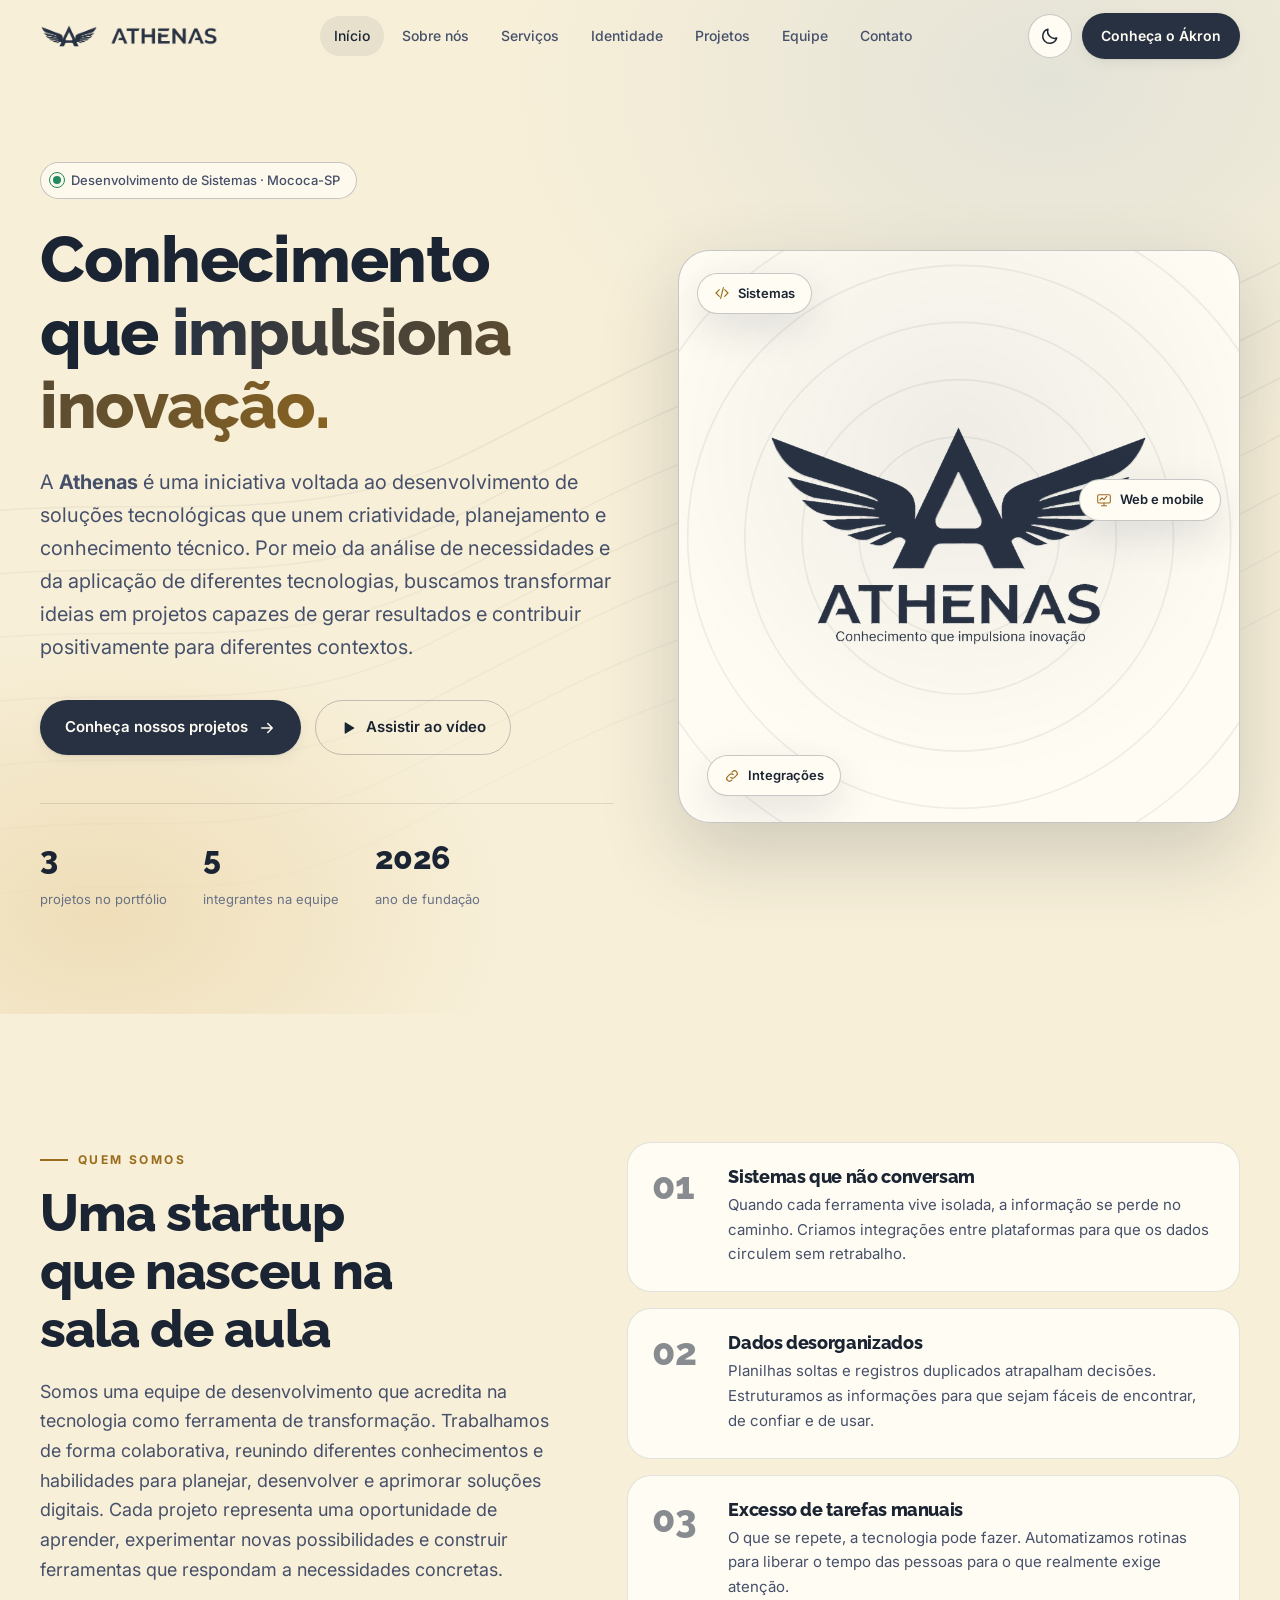
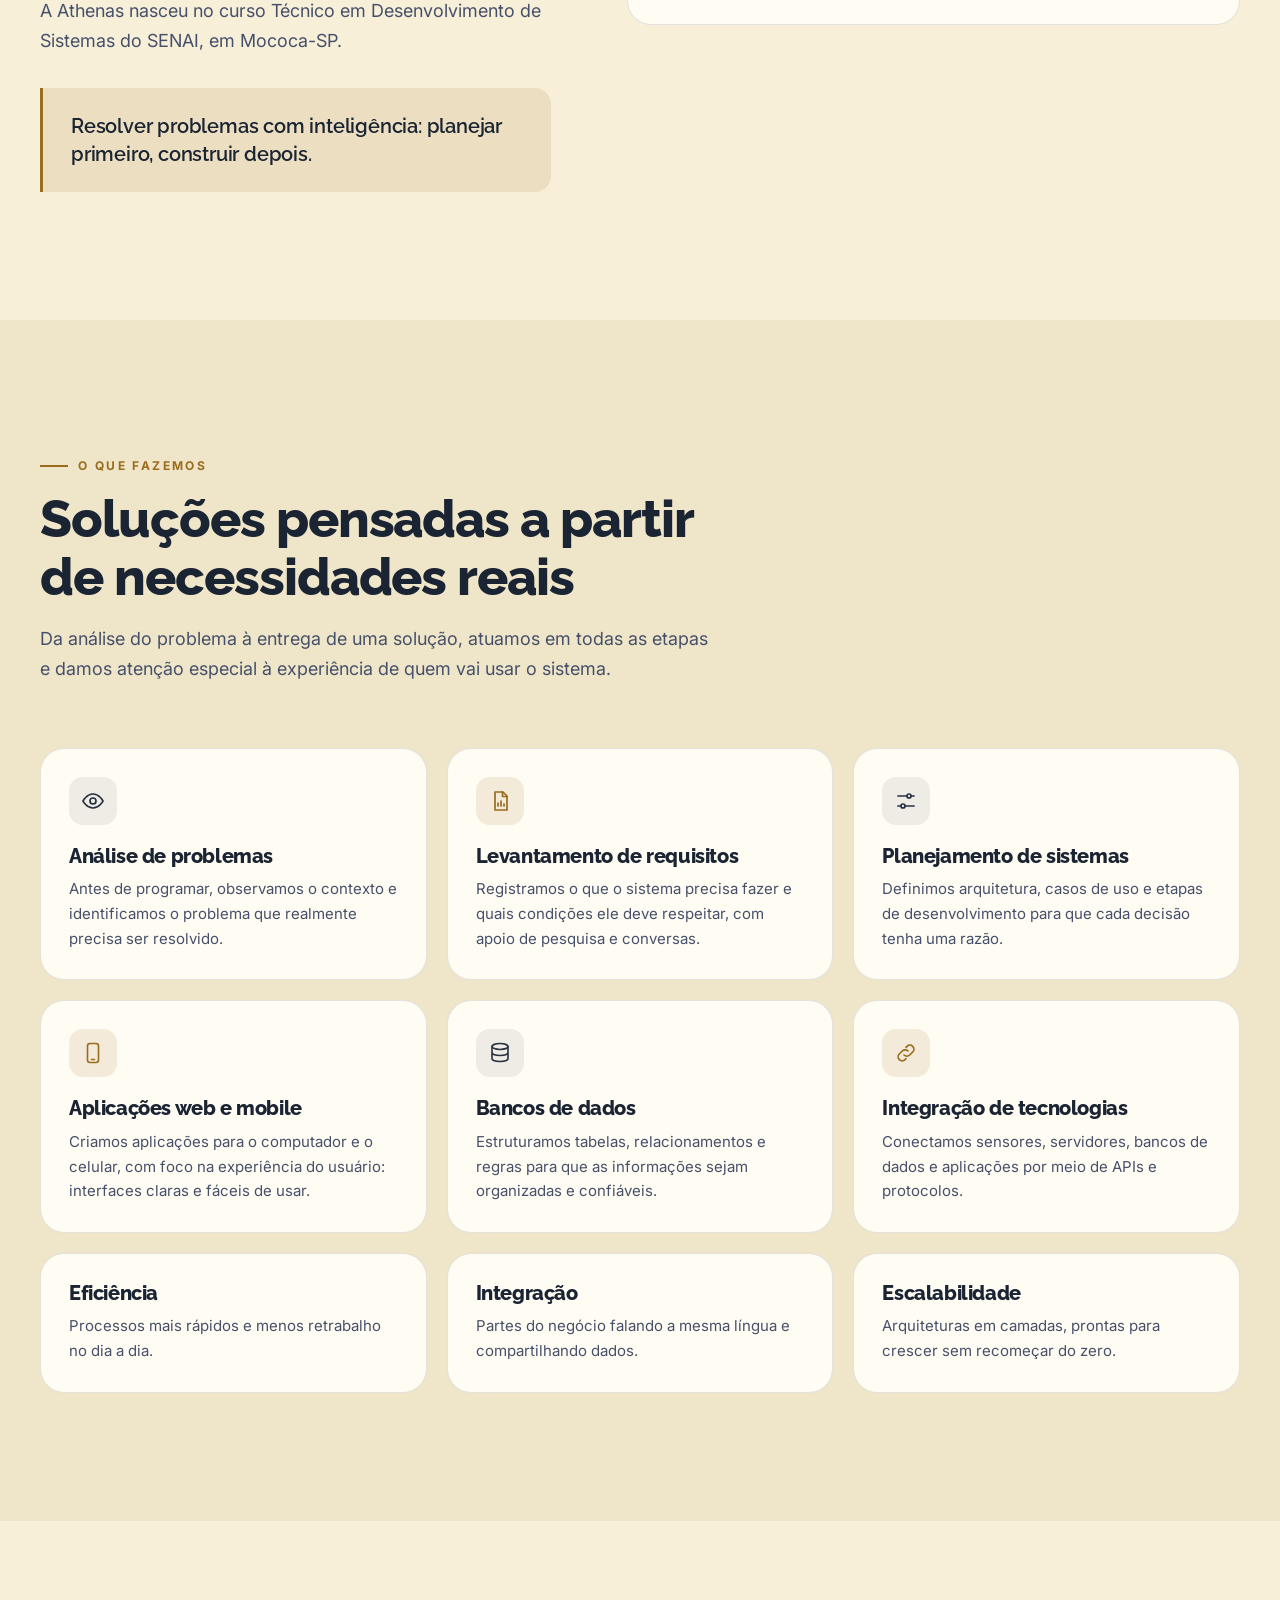
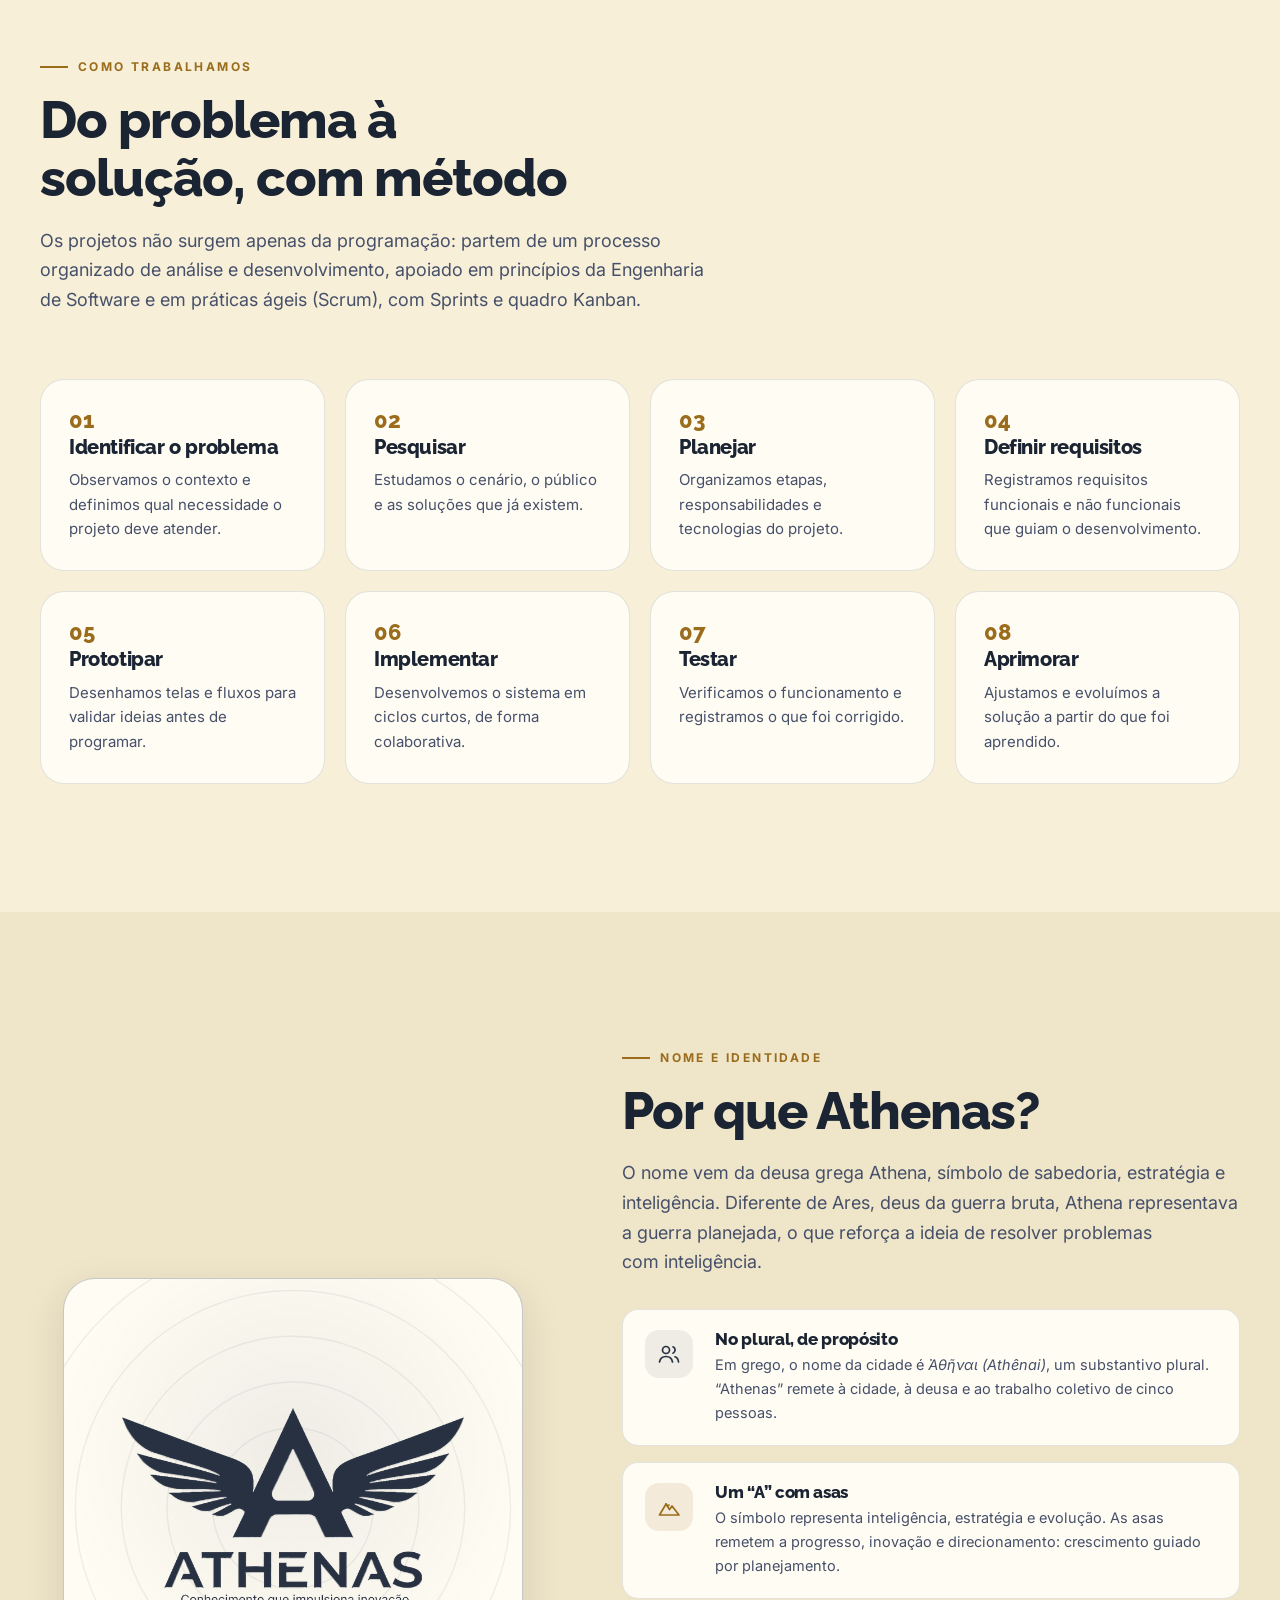
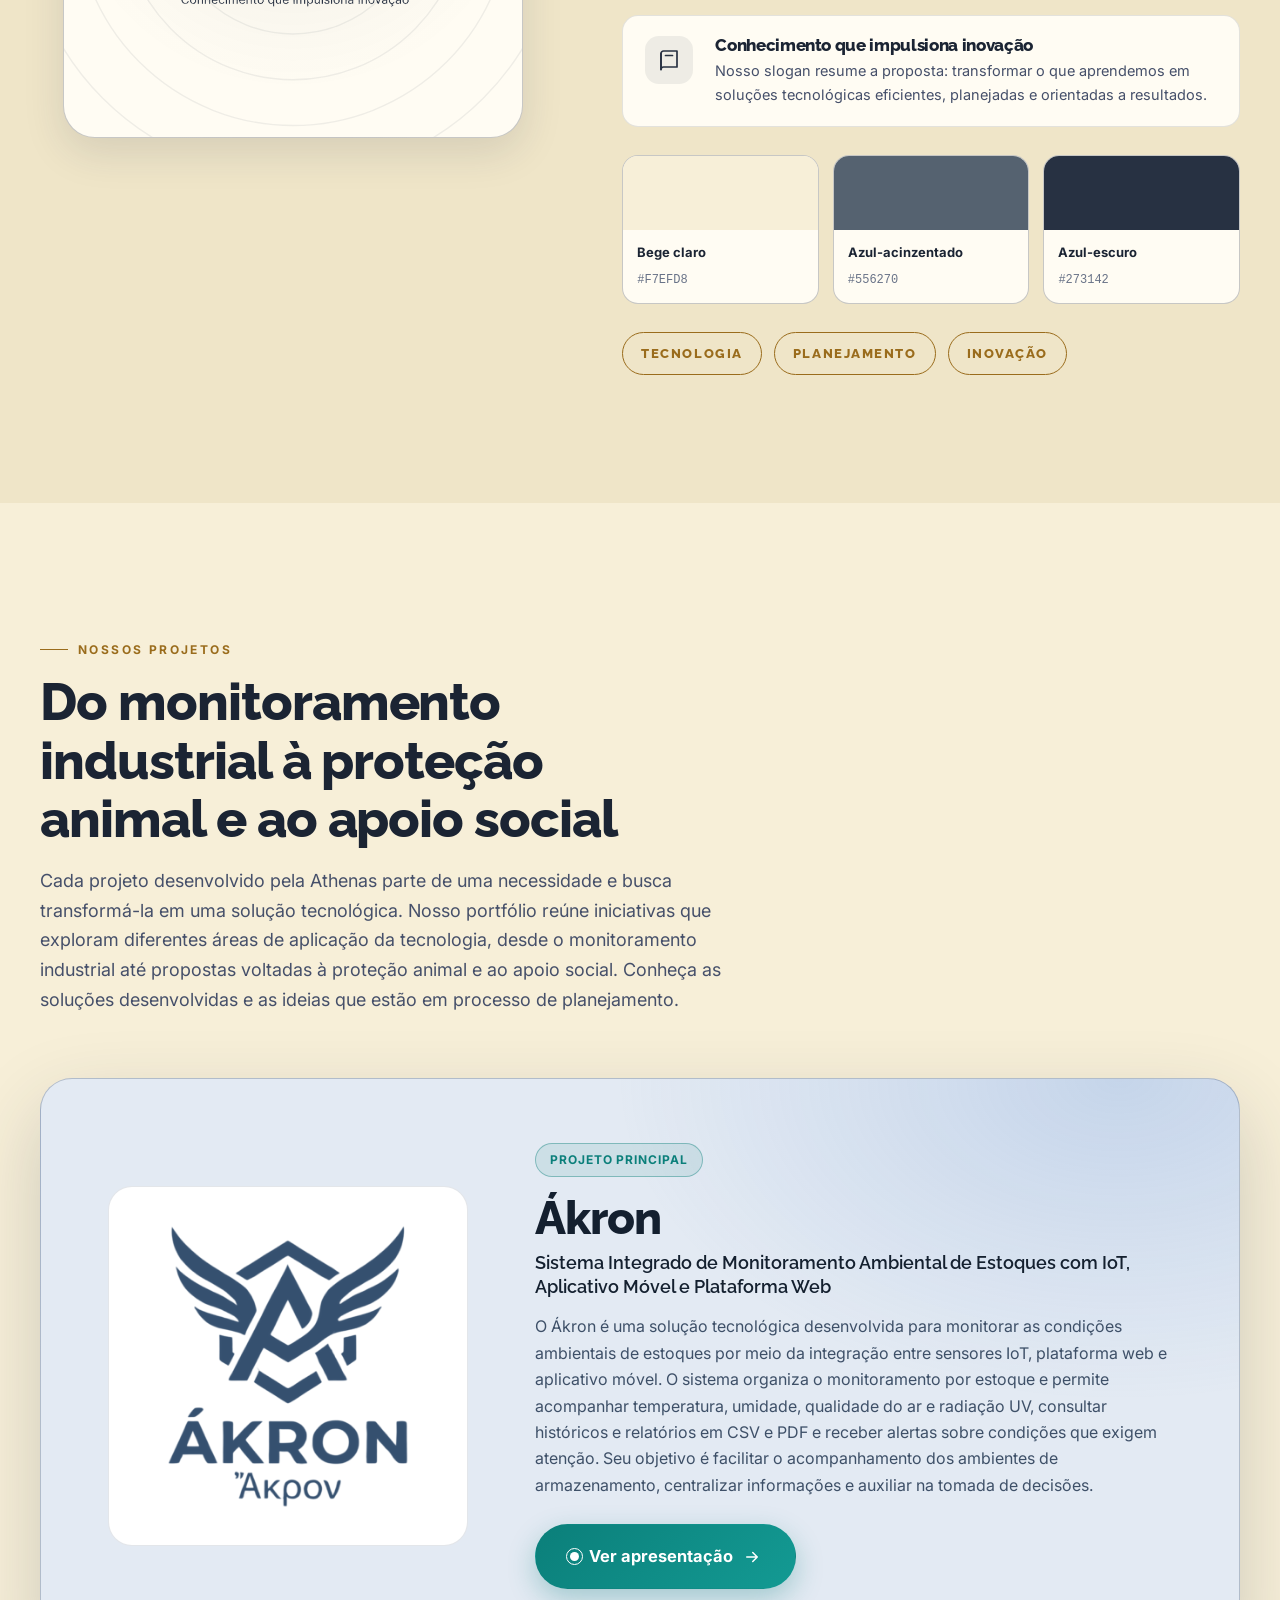
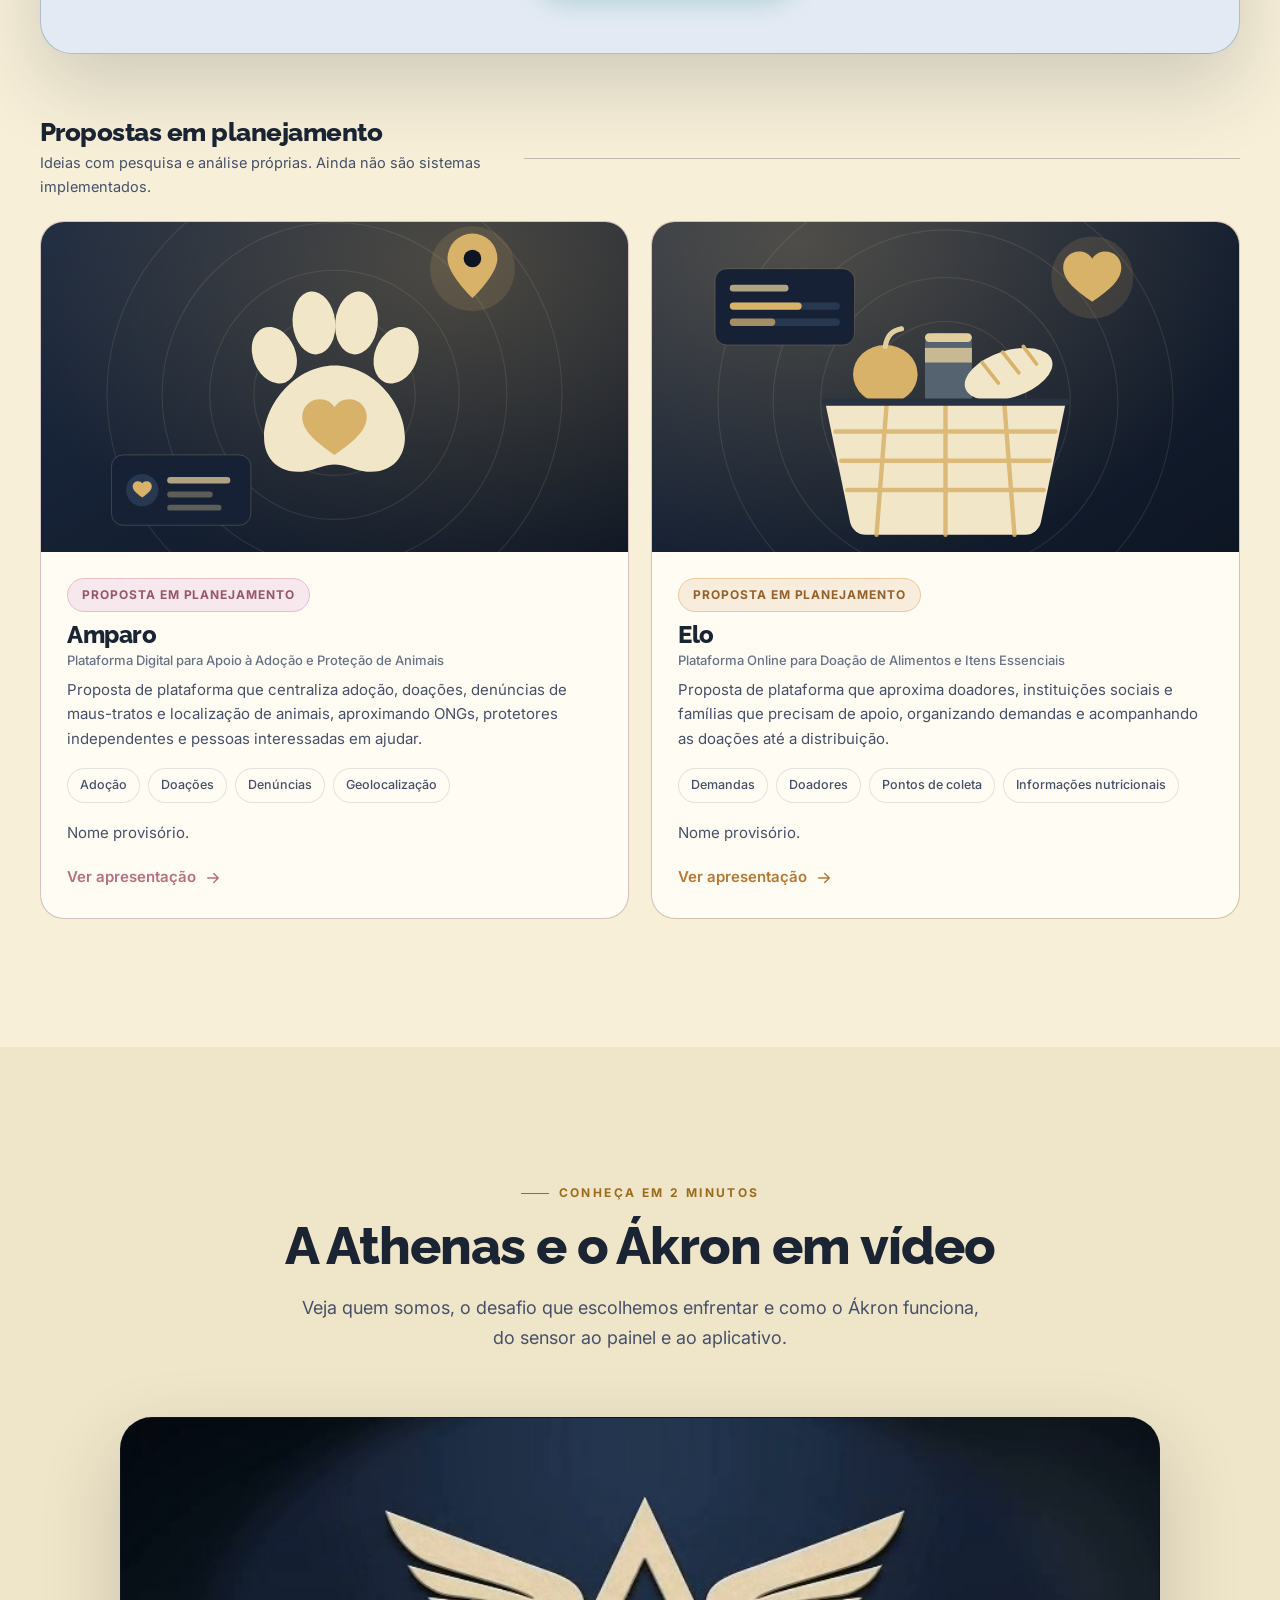
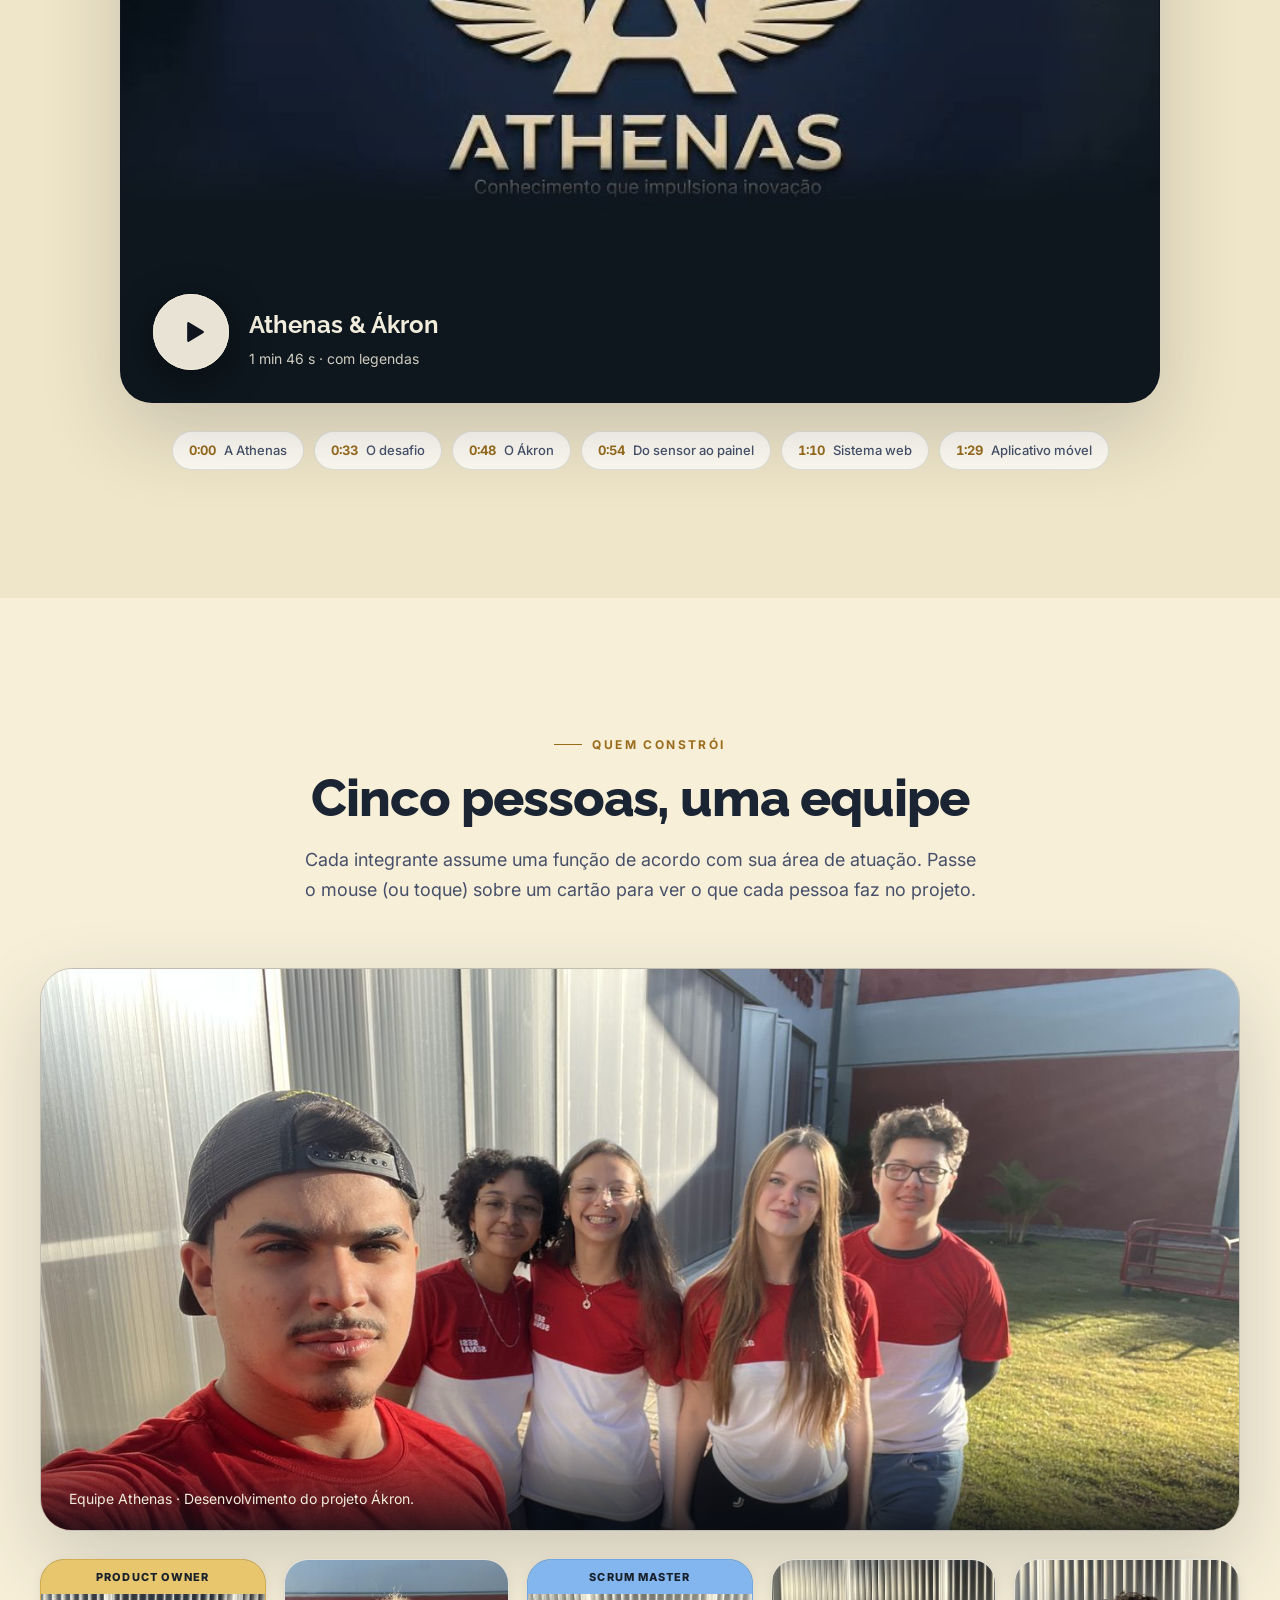
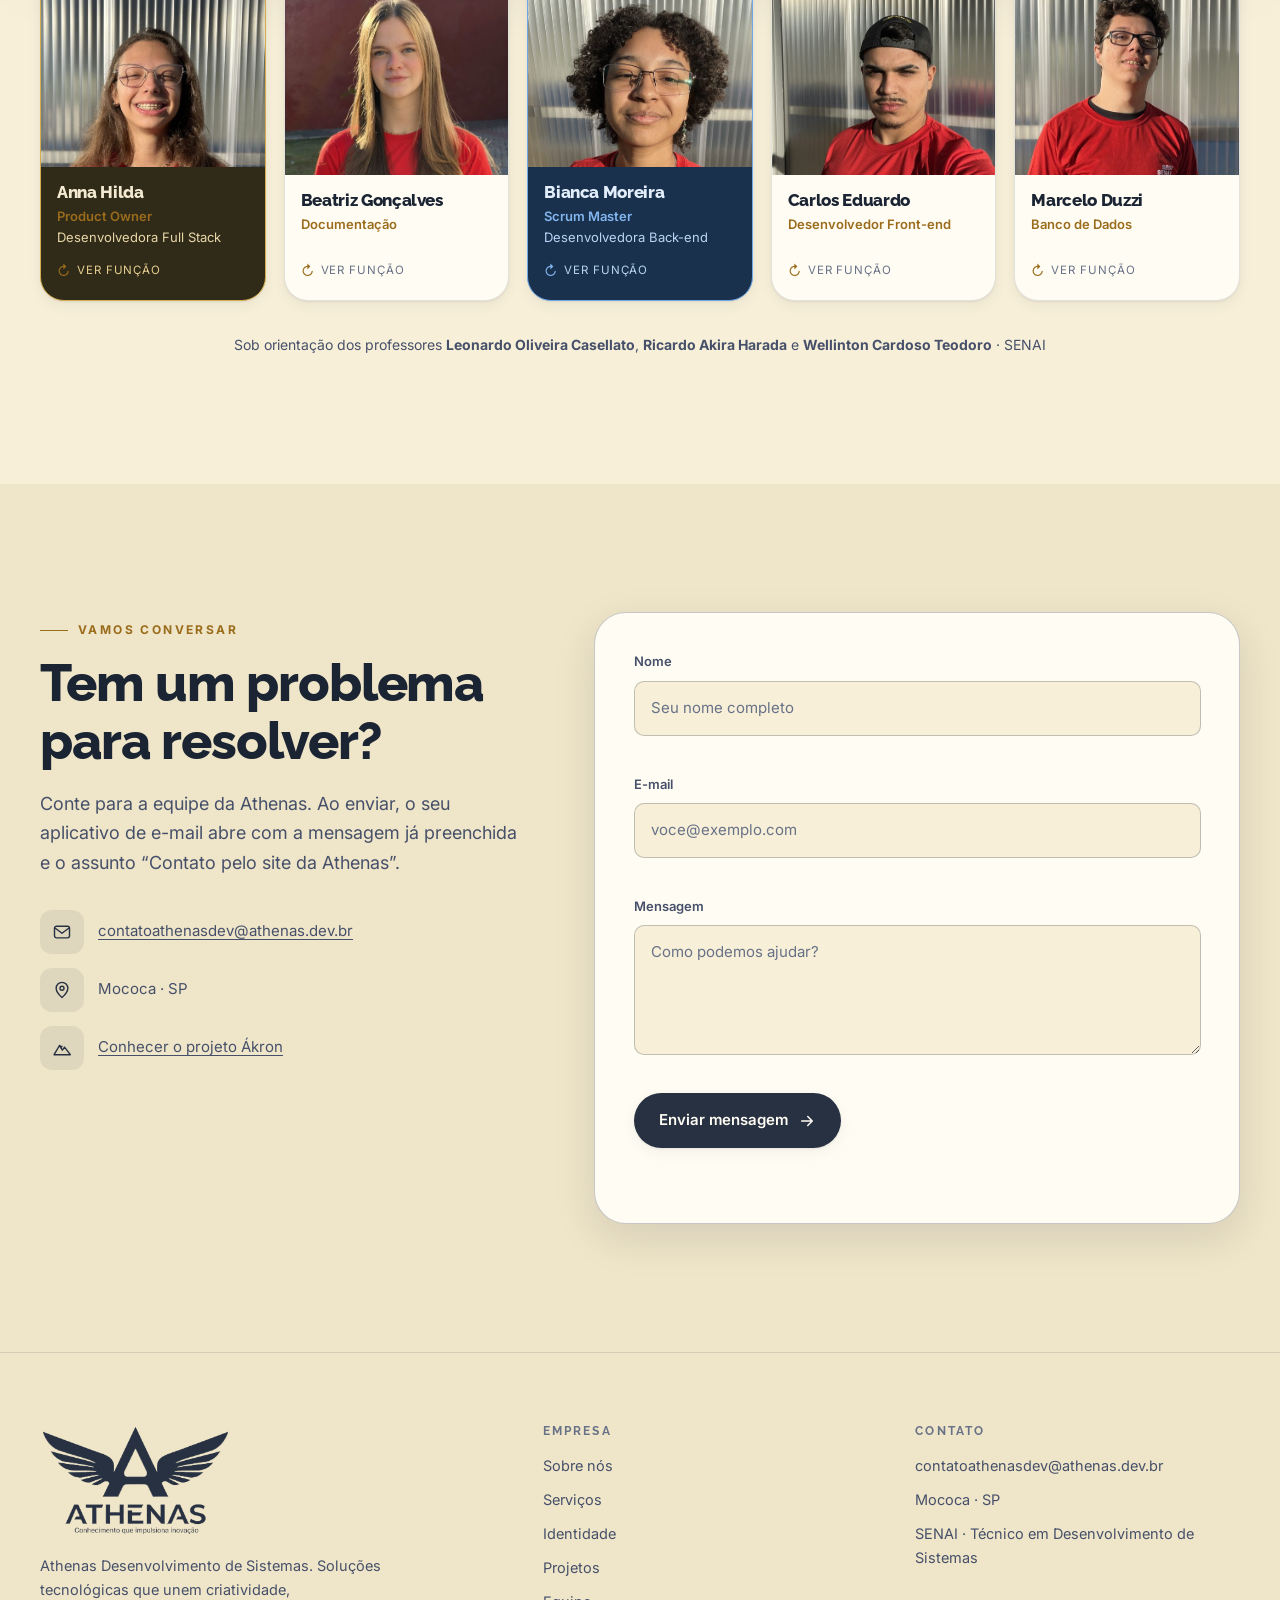
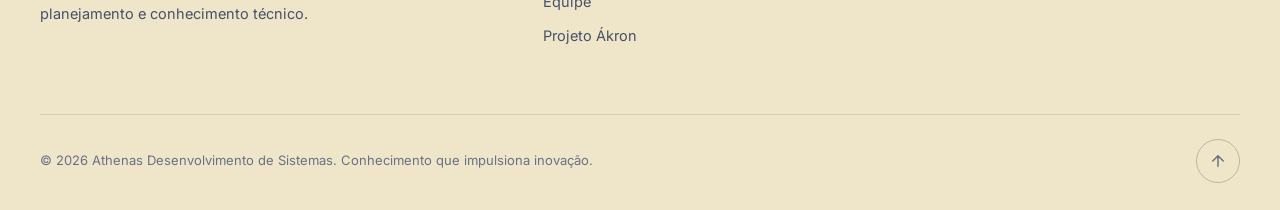
<file: index.html>
<!DOCTYPE html>
<html lang="pt-br" data-theme="dark">

<head>
    <meta charset="UTF-8">
    <meta name="viewport" content="width=device-width, initial-scale=1.0">
    <title>Athenas · Desenvolvimento de Sistemas</title>
    <meta name="description" content="Athenas Desenvolvimento de Sistemas: iniciativa de desenvolvimento de soluções tecnológicas que unem criatividade, planejamento e conhecimento técnico. Conheça o Ákron e nossas propostas de projeto. Conhecimento que impulsiona inovação.">
    <meta name="theme-color" content="#0d1522">
    <meta property="og:title" content="Athenas · Conhecimento que impulsiona inovação">
    <meta property="og:description" content="Soluções tecnológicas que unem criatividade, planejamento e conhecimento técnico.">
    <meta property="og:image" content="img/icon-512.png">
    <link rel="icon" type="image/png" href="img/favicon.png">
    <link rel="apple-touch-icon" href="img/apple-touch-icon.png">
    <link rel="stylesheet" href="css/style.css">
    <link rel="stylesheet" href="css/loading.css">
    <link rel="stylesheet" href="css/projetos.css">
    <script>
        (function () {
            var d = document.documentElement, t = null;
            d.classList.add('js');
            try { t = localStorage.getItem('athenas-tema'); } catch (e) { }
            if (!t) t = (window.matchMedia && matchMedia('(prefers-color-scheme: light)').matches) ? 'light' : 'dark';
            d.setAttribute('data-theme', t === 'light' ? 'light' : 'dark');
            // tela de carregamento: só na primeira carga da sessão
            var seen = false; try { seen = sessionStorage.getItem('athenas-intro') === '1'; } catch (e) { }
            if (!seen) d.classList.add('has-loader');
        })();
    </script>
</head>

<body>
    <!-- Tela de carregamento inicial -->
    <div class="loader" id="loader" role="status" aria-live="polite" aria-label="Carregando o site da Athenas">
        <div class="loader-stage">
            <div class="lg-mark" aria-hidden="true">
                <span class="lg-part lg-wing-l"></span>
                <span class="lg-part lg-wing-r"></span>
                <span class="lg-part lg-body"></span>
            </div>
            <div class="lg-word">ATHENAS</div>
            <p class="lg-slogan">Conhecimento que impulsiona inovação.</p>
        </div>
    </div>
<!-- Ícones (sprite) -->
    <svg width="0" height="0" style="position:absolute" aria-hidden="true" focusable="false">
        <defs>
            <symbol id="i-sun" viewBox="0 0 24 24" fill="none" stroke="currentColor" stroke-width="1.8" stroke-linecap="round" stroke-linejoin="round"><circle cx="12" cy="12" r="4"/><path d="M12 2v2M12 20v2M4.9 4.9l1.4 1.4M17.7 17.7l1.4 1.4M2 12h2M20 12h2M4.9 19.1l1.4-1.4M17.7 6.3l1.4-1.4"/></symbol>
            <symbol id="i-moon" viewBox="0 0 24 24" fill="none" stroke="currentColor" stroke-width="1.8" stroke-linecap="round" stroke-linejoin="round"><path d="M20 14.5A8.5 8.5 0 0 1 9.5 4a8.5 8.5 0 1 0 10.5 10.5z"/></symbol>
            <symbol id="i-arrow" viewBox="0 0 24 24" fill="none" stroke="currentColor" stroke-width="2" stroke-linecap="round" stroke-linejoin="round"><path d="M5 12h14M13 6l6 6-6 6"/></symbol>
            <symbol id="i-up" viewBox="0 0 24 24" fill="none" stroke="currentColor" stroke-width="2" stroke-linecap="round" stroke-linejoin="round"><path d="M12 19V5M5 12l7-7 7 7"/></symbol>
            <symbol id="i-check" viewBox="0 0 24 24" fill="none" stroke="currentColor" stroke-width="3" stroke-linecap="round" stroke-linejoin="round"><path d="M20 6 9 17l-5-5"/></symbol>
            <symbol id="i-play" viewBox="0 0 24 24" fill="currentColor"><path d="M7 4.5v15a1 1 0 0 0 1.5.86l12.4-7.5a1 1 0 0 0 0-1.72L8.5 3.64A1 1 0 0 0 7 4.5z"/></symbol>
            <symbol id="i-temp" viewBox="0 0 24 24" fill="none" stroke="currentColor" stroke-width="1.7" stroke-linecap="round" stroke-linejoin="round"><path d="M14 14.8V5a2 2 0 1 0-4 0v9.8a4 4 0 1 0 4 0z"/><path d="M12 9v7"/></symbol>
            <symbol id="i-drop" viewBox="0 0 24 24" fill="none" stroke="currentColor" stroke-width="1.7" stroke-linecap="round" stroke-linejoin="round"><path d="M12 3s6 6.2 6 10.5a6 6 0 0 1-12 0C6 9.2 12 3 12 3z"/></symbol>
            <symbol id="i-noise" viewBox="0 0 24 24" fill="none" stroke="currentColor" stroke-width="1.7" stroke-linecap="round" stroke-linejoin="round"><path d="M11 5 6 9H3v6h3l5 4V5z"/><path d="M15.5 8.5a5 5 0 0 1 0 7M18.5 5.5a9 9 0 0 1 0 13"/></symbol>
            <symbol id="i-wind" viewBox="0 0 24 24" fill="none" stroke="currentColor" stroke-width="1.7" stroke-linecap="round" stroke-linejoin="round"><path d="M3 8h11a3 3 0 1 0-3-3M3 12h16a3 3 0 1 1-3 3M3 16h7a3 3 0 1 1-3 3"/></symbol>
            <symbol id="i-gauge" viewBox="0 0 24 24" fill="none" stroke="currentColor" stroke-width="1.7" stroke-linecap="round" stroke-linejoin="round"><path d="M4 18a9 9 0 1 1 16 0"/><path d="m12 14 4-5"/><circle cx="12" cy="14" r="1.2"/></symbol>
            <symbol id="i-uv" viewBox="0 0 24 24" fill="none" stroke="currentColor" stroke-width="1.7" stroke-linecap="round" stroke-linejoin="round"><circle cx="12" cy="12" r="3.5"/><path d="M12 3v2.5M12 18.5V21M3 12h2.5M18.5 12H21M5.6 5.6l1.8 1.8M16.6 16.6l1.8 1.8M5.6 18.4l1.8-1.8M16.6 7.4l1.8-1.8"/></symbol>
            <symbol id="i-cpu" viewBox="0 0 24 24" fill="none" stroke="currentColor" stroke-width="1.6" stroke-linecap="round" stroke-linejoin="round"><rect x="6" y="6" width="12" height="12" rx="2"/><rect x="9.5" y="9.5" width="5" height="5" rx=".8"/><path d="M9 2v3M15 2v3M9 19v3M15 19v3M2 9h3M2 15h3M19 9h3M19 15h3"/></symbol>
            <symbol id="i-net" viewBox="0 0 24 24" fill="none" stroke="currentColor" stroke-width="1.6" stroke-linecap="round" stroke-linejoin="round"><circle cx="12" cy="12" r="9"/><path d="M3 12h18M12 3c2.8 3 2.8 15 0 18M12 3c-2.8 3-2.8 15 0 18"/></symbol>
            <symbol id="i-server" viewBox="0 0 24 24" fill="none" stroke="currentColor" stroke-width="1.6" stroke-linecap="round" stroke-linejoin="round"><rect x="3" y="4" width="18" height="7" rx="2"/><rect x="3" y="13" width="18" height="7" rx="2"/><path d="M7 7.5h.01M7 16.5h.01"/></symbol>
            <symbol id="i-db" viewBox="0 0 24 24" fill="none" stroke="currentColor" stroke-width="1.6" stroke-linecap="round" stroke-linejoin="round"><ellipse cx="12" cy="5.5" rx="8" ry="3"/><path d="M4 5.5v6c0 1.7 3.6 3 8 3s8-1.3 8-3v-6M4 11.5v6c0 1.7 3.6 3 8 3s8-1.3 8-3v-6"/></symbol>
            <symbol id="i-monitor" viewBox="0 0 24 24" fill="none" stroke="currentColor" stroke-width="1.6" stroke-linecap="round" stroke-linejoin="round"><rect x="2.5" y="4" width="19" height="12.5" rx="2"/><path d="M8 20.5h8M12 16.5v4M6 12l3-3 3 2.5 4-5"/></symbol>
            <symbol id="i-phone" viewBox="0 0 24 24" fill="none" stroke="currentColor" stroke-width="1.6" stroke-linecap="round" stroke-linejoin="round"><rect x="6.5" y="2.5" width="11" height="19" rx="2.5"/><path d="M10.5 18.5h3"/></symbol>
            <symbol id="i-bell" viewBox="0 0 24 24" fill="none" stroke="currentColor" stroke-width="1.7" stroke-linecap="round" stroke-linejoin="round"><path d="M6 9a6 6 0 1 1 12 0c0 6 2.5 7.5 2.5 7.5h-17S6 15 6 9z"/><path d="M10 20a2.2 2.2 0 0 0 4 0"/></symbol>
            <symbol id="i-sliders" viewBox="0 0 24 24" fill="none" stroke="currentColor" stroke-width="1.7" stroke-linecap="round" stroke-linejoin="round"><path d="M4 7h9M17 7h3M4 17h3M11 17h9"/><circle cx="15" cy="7" r="2"/><circle cx="9" cy="17" r="2"/></symbol>
            <symbol id="i-report" viewBox="0 0 24 24" fill="none" stroke="currentColor" stroke-width="1.7" stroke-linecap="round" stroke-linejoin="round"><path d="M7 3h8l4 4v14H7z"/><path d="M14.5 3v4.5H19M10 17v-3M13 17v-5M16 17v-2"/></symbol>
            <symbol id="i-shield" viewBox="0 0 24 24" fill="none" stroke="currentColor" stroke-width="1.7" stroke-linecap="round" stroke-linejoin="round"><path d="M12 3 4.5 6v5.5c0 4.7 3.1 8.2 7.5 9.5 4.4-1.3 7.5-4.8 7.5-9.5V6L12 3z"/><path d="m9 12 2.2 2.2L15.5 10"/></symbol>
            <symbol id="i-code" viewBox="0 0 24 24" fill="none" stroke="currentColor" stroke-width="1.7" stroke-linecap="round" stroke-linejoin="round"><path d="m8 7-5 5 5 5M16 7l5 5-5 5M14 4l-4 16"/></symbol>
            <symbol id="i-eye" viewBox="0 0 24 24" fill="none" stroke="currentColor" stroke-width="1.7" stroke-linecap="round" stroke-linejoin="round"><path d="M2 12s3.6-7 10-7 10 7 10 7-3.6 7-10 7S2 12 2 12z"/><circle cx="12" cy="12" r="3"/></symbol>
            <symbol id="i-peak" viewBox="0 0 24 24" fill="none" stroke="currentColor" stroke-width="1.7" stroke-linecap="round" stroke-linejoin="round"><path d="m2.5 20 6.5-11 3.5 5.5 2.5-3.5 7 9z"/><path d="m9 9 1.7 2.2 1.3-1.2"/></symbol>
            <symbol id="i-alert" viewBox="0 0 24 24" fill="none" stroke="currentColor" stroke-width="1.8" stroke-linecap="round" stroke-linejoin="round"><path d="M10.3 3.9 1.8 18a2 2 0 0 0 1.7 3h17a2 2 0 0 0 1.7-3L13.7 3.9a2 2 0 0 0-3.4 0z"/><path d="M12 9v4M12 17h.01"/></symbol>
            <symbol id="i-users" viewBox="0 0 24 24" fill="none" stroke="currentColor" stroke-width="1.7" stroke-linecap="round" stroke-linejoin="round"><circle cx="9" cy="8" r="3.5"/><path d="M2.5 20c.6-3.6 3.2-5.5 6.5-5.5s5.9 1.9 6.5 5.5M16 4.8a3.5 3.5 0 0 1 0 6.4M18 14.8c2 .7 3.2 2.4 3.5 5.2"/></symbol>
            <symbol id="i-link" viewBox="0 0 24 24" fill="none" stroke="currentColor" stroke-width="1.7" stroke-linecap="round" stroke-linejoin="round"><path d="M10 14a4 4 0 0 0 5.7 0l3-3a4 4 0 0 0-5.7-5.7l-1 1M14 10a4 4 0 0 0-5.7 0l-3 3A4 4 0 0 0 11 18.7l1-1"/></symbol>
            <symbol id="i-lock" viewBox="0 0 24 24" fill="none" stroke="currentColor" stroke-width="1.7" stroke-linecap="round" stroke-linejoin="round"><rect x="4.5" y="10.5" width="15" height="10" rx="2.5"/><path d="M8 10.5V8a4 4 0 0 1 8 0v2.5"/></symbol>
            <symbol id="i-mail" viewBox="0 0 24 24" fill="none" stroke="currentColor" stroke-width="1.7" stroke-linecap="round" stroke-linejoin="round"><rect x="3" y="5" width="18" height="14" rx="2.5"/><path d="m4 7.5 8 6 8-6"/></symbol>
            <symbol id="i-pin" viewBox="0 0 24 24" fill="none" stroke="currentColor" stroke-width="1.7" stroke-linecap="round" stroke-linejoin="round"><path d="M12 21s-7-6.2-7-11.2a7 7 0 0 1 14 0C19 14.8 12 21 12 21z"/><circle cx="12" cy="9.8" r="2.4"/></symbol>
            <symbol id="i-book" viewBox="0 0 24 24" fill="none" stroke="currentColor" stroke-width="1.7" stroke-linecap="round" stroke-linejoin="round"><path d="M4 5.5A2.5 2.5 0 0 1 6.5 3H20v16H6.5A2.5 2.5 0 0 0 4 21.5z"/><path d="M4 5.5v16M8.5 7.5h7"/></symbol>
            <symbol id="i-gh" viewBox="0 0 24 24" fill="currentColor"><path d="M12 .5a11.5 11.5 0 0 0-3.64 22.41c.58.1.79-.25.79-.56v-2c-3.2.7-3.88-1.37-3.88-1.37-.52-1.33-1.28-1.69-1.28-1.69-1.04-.71.08-.7.08-.7 1.15.08 1.76 1.18 1.76 1.18 1.03 1.76 2.7 1.25 3.36.95.1-.74.4-1.25.73-1.54-2.55-.29-5.24-1.28-5.24-5.69 0-1.26.45-2.28 1.18-3.09-.12-.29-.51-1.46.11-3.05 0 0 .97-.31 3.17 1.18a11 11 0 0 1 5.78 0c2.2-1.49 3.17-1.18 3.17-1.18.62 1.59.23 2.76.11 3.05.74.81 1.18 1.83 1.18 3.09 0 4.42-2.7 5.4-5.26 5.68.41.36.78 1.06.78 2.14v3.17c0 .31.21.67.8.56A11.5 11.5 0 0 0 12 .5z"/></symbol>
        </defs>
    </svg>

    <div class="progress" id="progress"></div>

    <header class="site-header" id="header">
        <div class="container header-inner">
            <a href="#inicio" class="brand brand-ath" aria-label="Athenas — início">
                <span class="logo-mask logo-ath-symbol" role="img" aria-label="Símbolo da Athenas: um A com asas"></span>
                <span class="logo-mask logo-ath-wordmark" role="img" aria-label="Athenas"></span>
            </a>

            <nav class="nav" id="nav" aria-label="Principal">
                <ul>
                    <li><a href="#inicio">Início</a></li>
                    <li><a href="#sobre">Sobre nós</a></li>
                    <li><a href="#servicos">Serviços</a></li>
                    <li><a href="#identidade">Identidade</a></li>
                    <li><a href="#projetos">Projetos</a></li>
                    <li><a href="#equipe">Equipe</a></li>
                    <li><a href="#contato">Contato</a></li>
                </ul>
            </nav>

            <div class="header-actions">
                <button class="theme-toggle" id="themeToggle" type="button" aria-label="Alternar entre tema claro e escuro">
                    <svg class="i-sun"><use href="#i-sun" /></svg>
                    <svg class="i-moon"><use href="#i-moon" /></svg>
                </button>
                <a href="apresentacao.html" class="btn btn-primary btn-sm">Conheça o Ákron</a>
                <button class="menu-toggle" id="menuToggle" type="button" aria-expanded="false" aria-controls="nav" aria-label="Abrir menu">
                    <span></span><span></span><span></span>
                </button>
            </div>
        </div>
    </header>

    <main>
        <!-- ===================== HERO ===================== -->
        <section class="hero atmos" id="inicio">
            <div class="contours" aria-hidden="true">
                <svg viewBox="0 0 1200 800" preserveAspectRatio="xMidYMid slice">
                    <path d="M-50 740C190 660 240 740 400 660S680 500 840 540 1100 460 1280 400"/>
                    <path d="M-50 690C170 610 250 690 410 610S690 450 850 490 1110 410 1280 350"/>
                    <path d="M-50 640C150 560 260 640 420 560S700 400 860 440 1120 360 1280 300"/>
                    <path d="M-50 590C130 510 270 590 430 510S710 350 870 390 1130 310 1280 250"/>
                    <path d="M-50 540C120 460 280 540 440 460S720 300 880 340 1140 260 1280 200"/>
                    <path d="M-50 490C110 410 290 490 450 410S730 250 890 290 1150 210 1280 150"/>
                    <path d="M-50 440C100 360 300 440 460 360S740 200 900 240 1160 160 1280 100"/>
                </svg>
            </div>

            <div class="container hero-grid">
                <div>
                    <span class="pill reveal"><span class="dot"></span> Desenvolvimento de Sistemas · Mococa-SP</span>
                    <h1 class="reveal" style="--d:.08s">Conhecimento que <em>impulsiona inovação.</em></h1>
                    <p class="hero-lead reveal" style="--d:.16s">A <strong>Athenas</strong> é uma iniciativa voltada ao desenvolvimento de soluções tecnológicas que unem criatividade, planejamento e conhecimento técnico. Por meio da análise de necessidades e da aplicação de diferentes tecnologias, buscamos transformar ideias em projetos capazes de gerar resultados e contribuir positivamente para diferentes contextos.</p>
                    <div class="hero-actions reveal" style="--d:.24s">
                        <a href="#projetos" class="btn btn-primary">Conheça nossos projetos <svg class="arrow"><use href="#i-arrow" /></svg></a>
                        <a href="#video" class="btn btn-ghost"><svg style="width:16px;height:16px"><use href="#i-play" /></svg> Assistir ao vídeo</a>
                    </div>
                    <div class="hero-facts reveal" style="--d:.32s">
                        <div><strong><span data-count="3">0</span></strong><span>projetos no portfólio</span></div>
                        <div><strong><span data-count="5">0</span></strong><span>integrantes na equipe</span></div>
                        <div><strong><span data-count="2026">0</span></strong><span>ano de fundação</span></div>
                    </div>
                </div>

                <div class="reveal" style="--d:.2s">
                    <div class="hero-logo-card">
                        <svg class="rings" viewBox="0 0 400 400" aria-hidden="true" preserveAspectRatio="xMidYMid slice">
                            <circle cx="200" cy="200" r="70" /><circle cx="200" cy="200" r="110" /><circle cx="200" cy="200" r="150" /><circle cx="200" cy="200" r="190" /><circle cx="200" cy="200" r="235" /><circle cx="200" cy="200" r="285" />
                        </svg>
                        <span class="logo-mask logo-ath-full" role="img" aria-label="Logo da Athenas: um A com asas. Conhecimento que impulsiona inovação"></span>
                        <span class="tag t1"><svg><use href="#i-code" /></svg> Sistemas</span>
                        <span class="tag t2"><svg><use href="#i-monitor" /></svg> Web e mobile</span>
                        <span class="tag t3"><svg><use href="#i-link" /></svg> Integrações</span>
                    </div>
                </div>
            </div>
        </section>

        <!-- ===================== SOBRE ===================== -->
        <section id="sobre">
            <div class="container problem-grid">
                <div class="reveal">
                    <span class="eyebrow">Quem somos</span>
                    <h2 class="section-title">Uma startup que nasceu na sala de aula</h2>
                    <p class="section-lead">Somos uma equipe de desenvolvimento que acredita na tecnologia como ferramenta de transformação. Trabalhamos de forma colaborativa, reunindo diferentes conhecimentos e habilidades para planejar, desenvolver e aprimorar soluções digitais. Cada projeto representa uma oportunidade de aprender, experimentar novas possibilidades e construir ferramentas que respondam a necessidades concretas.</p>
                    <p class="section-lead" style="margin-top:12px">A Athenas nasceu no curso Técnico em Desenvolvimento de Sistemas do SENAI, em Mococa-SP.</p>
                    <p class="problem-quote">Resolver problemas com inteligência: planejar primeiro, construir depois.</p>
                </div>
                <div class="problem-list">
                    <article class="problem-item reveal">
                        <span class="n">01</span>
                        <div><h3>Sistemas que não conversam</h3><p>Quando cada ferramenta vive isolada, a informação se perde no caminho. Criamos integrações entre plataformas para que os dados circulem sem retrabalho.</p></div>
                    </article>
                    <article class="problem-item reveal" style="--d:.08s">
                        <span class="n">02</span>
                        <div><h3>Dados desorganizados</h3><p>Planilhas soltas e registros duplicados atrapalham decisões. Estruturamos as informações para que sejam fáceis de encontrar, de confiar e de usar.</p></div>
                    </article>
                    <article class="problem-item reveal" style="--d:.16s">
                        <span class="n">03</span>
                        <div><h3>Excesso de tarefas manuais</h3><p>O que se repete, a tecnologia pode fazer. Automatizamos rotinas para liberar o tempo das pessoas para o que realmente exige atenção.</p></div>
                    </article>
                </div>
            </div>
        </section>

        <!-- ===================== SERVIÇOS ===================== -->
        <section class="alt" id="servicos">
            <div class="container">
                <div class="section-head reveal">
                    <span class="eyebrow">O que fazemos</span>
                    <h2 class="section-title wide">Soluções pensadas a partir de necessidades reais</h2>
                    <p class="section-lead">Da análise do problema à entrega de uma solução, atuamos em todas as etapas e damos atenção especial à experiência de quem vai usar o sistema.</p>
                </div>

                <div class="grid g-3">
                    <article class="card reveal">
                        <div class="icon-chip"><svg><use href="#i-eye" /></svg></div>
                        <h3>Análise de problemas</h3>
                        <p>Antes de programar, observamos o contexto e identificamos o problema que realmente precisa ser resolvido.</p>
                    </article>
                    <article class="card reveal" style="--d:.08s">
                        <div class="icon-chip gold"><svg><use href="#i-report" /></svg></div>
                        <h3>Levantamento de requisitos</h3>
                        <p>Registramos o que o sistema precisa fazer e quais condições ele deve respeitar, com apoio de pesquisa e conversas.</p>
                    </article>
                    <article class="card reveal" style="--d:.16s">
                        <div class="icon-chip"><svg><use href="#i-sliders" /></svg></div>
                        <h3>Planejamento de sistemas</h3>
                        <p>Definimos arquitetura, casos de uso e etapas de desenvolvimento para que cada decisão tenha uma razão.</p>
                    </article>
                    <article class="card reveal">
                        <div class="icon-chip gold"><svg><use href="#i-phone" /></svg></div>
                        <h3>Aplicações web e mobile</h3>
                        <p>Criamos aplicações para o computador e o celular, com foco na experiência do usuário: interfaces claras e fáceis de usar.</p>
                    </article>
                    <article class="card reveal" style="--d:.08s">
                        <div class="icon-chip"><svg><use href="#i-db" /></svg></div>
                        <h3>Bancos de dados</h3>
                        <p>Estruturamos tabelas, relacionamentos e regras para que as informações sejam organizadas e confiáveis.</p>
                    </article>
                    <article class="card reveal" style="--d:.16s">
                        <div class="icon-chip gold"><svg><use href="#i-link" /></svg></div>
                        <h3>Integração de tecnologias</h3>
                        <p>Conectamos sensores, servidores, bancos de dados e aplicações por meio de APIs e protocolos.</p>
                    </article>
                </div>

                <div class="pillars" style="margin-top:20px">
                    <div class="card reveal"><h3>Eficiência</h3><p>Processos mais rápidos e menos retrabalho no dia a dia.</p></div>
                    <div class="card reveal" style="--d:.06s"><h3>Integração</h3><p>Partes do negócio falando a mesma língua e compartilhando dados.</p></div>
                    <div class="card reveal" style="--d:.12s"><h3>Escalabilidade</h3><p>Arquiteturas em camadas, prontas para crescer sem recomeçar do zero.</p></div>
                </div>
            </div>
        </section>

        <!-- ===================== MÉTODO ===================== -->
        <section id="metodo">
            <div class="container">
                <div class="section-head reveal">
                    <span class="eyebrow">Como trabalhamos</span>
                    <h2 class="section-title wide">Do problema à solução, com método</h2>
                    <p class="section-lead">Os projetos não surgem apenas da programação: partem de um processo organizado de análise e desenvolvimento, apoiado em princípios da Engenharia de Software e em práticas ágeis (Scrum), com Sprints e quadro Kanban.</p>
                </div>
                <div class="method">
                    <article class="card reveal"><h3>Identificar o problema</h3><p>Observamos o contexto e definimos qual necessidade o projeto deve atender.</p></article>
                    <article class="card reveal" style="--d:.06s"><h3>Pesquisar</h3><p>Estudamos o cenário, o público e as soluções que já existem.</p></article>
                    <article class="card reveal" style="--d:.12s"><h3>Planejar</h3><p>Organizamos etapas, responsabilidades e tecnologias do projeto.</p></article>
                    <article class="card reveal" style="--d:.18s"><h3>Definir requisitos</h3><p>Registramos requisitos funcionais e não funcionais que guiam o desenvolvimento.</p></article>
                    <article class="card reveal"><h3>Prototipar</h3><p>Desenhamos telas e fluxos para validar ideias antes de programar.</p></article>
                    <article class="card reveal" style="--d:.06s"><h3>Implementar</h3><p>Desenvolvemos o sistema em ciclos curtos, de forma colaborativa.</p></article>
                    <article class="card reveal" style="--d:.12s"><h3>Testar</h3><p>Verificamos o funcionamento e registramos o que foi corrigido.</p></article>
                    <article class="card reveal" style="--d:.18s"><h3>Aprimorar</h3><p>Ajustamos e evoluímos a solução a partir do que foi aprendido.</p></article>
                </div>
            </div>
        </section>

        <!-- ===================== IDENTIDADE ===================== -->
        <section class="alt" id="identidade">
            <div class="container name-grid">
                <div class="name-art reveal">
                    <svg class="rings" viewBox="0 0 400 400" aria-hidden="true">
                        <circle cx="200" cy="200" r="70" /><circle cx="200" cy="200" r="110" /><circle cx="200" cy="200" r="150" /><circle cx="200" cy="200" r="190" /><circle cx="200" cy="200" r="235" />
                    </svg>
                    <span class="logo-mask logo-ath-full" style="width:76%" role="img" aria-label="Logo da Athenas"></span>
                </div>
                <div>
                    <div class="reveal">
                        <span class="eyebrow">Nome e identidade</span>
                        <h2 class="section-title">Por que Athenas?</h2>
                        <p class="section-lead">O nome vem da deusa grega Athena, símbolo de sabedoria, estratégia e inteligência. Diferente de Ares, deus da guerra bruta, Athena representava a guerra planejada, o que reforça a ideia de resolver problemas com inteligência.</p>
                    </div>
                    <div class="ideas">
                        <div class="idea reveal">
                            <div class="icon-chip"><svg><use href="#i-users" /></svg></div>
                            <div><h3>No plural, de propósito</h3><p>Em grego, o nome da cidade é <em>Ἀθῆναι (Athênai)</em>, um substantivo plural. “Athenas” remete à cidade, à deusa e ao trabalho coletivo de cinco pessoas.</p></div>
                        </div>
                        <div class="idea reveal" style="--d:.08s">
                            <div class="icon-chip gold"><svg><use href="#i-peak" /></svg></div>
                            <div><h3>Um “A” com asas</h3><p>O símbolo representa inteligência, estratégia e evolução. As asas remetem a progresso, inovação e direcionamento: crescimento guiado por planejamento.</p></div>
                        </div>
                        <div class="idea reveal" style="--d:.16s">
                            <div class="icon-chip"><svg><use href="#i-book" /></svg></div>
                            <div><h3>Conhecimento que impulsiona inovação</h3><p>Nosso slogan resume a proposta: transformar o que aprendemos em soluções tecnológicas eficientes, planejadas e orientadas a resultados.</p></div>
                        </div>
                    </div>
                    <div class="swatches reveal" aria-label="Paleta de cores da marca">
                        <div class="swatch"><i style="background:#F7EFD8"></i><div><b>Bege claro</b><code>#F7EFD8</code></div></div>
                        <div class="swatch"><i style="background:#556270"></i><div><b>Azul-acinzentado</b><code>#556270</code></div></div>
                        <div class="swatch"><i style="background:#273142"></i><div><b>Azul-escuro</b><code>#273142</code></div></div>
                    </div>
                    <div class="values reveal"><span>Tecnologia</span><span>Planejamento</span><span>Inovação</span></div>
                </div>
            </div>
        </section>

        <!-- ===================== PROJETOS ===================== -->
        <section id="projetos">
            <div class="container">
                <div class="section-head reveal projects-head">
                    <span class="eyebrow">Nossos projetos</span>
                    <h2 class="section-title wide">Do monitoramento industrial à proteção animal e ao apoio social</h2>
                    <p class="section-lead">Cada projeto desenvolvido pela Athenas parte de uma necessidade e busca transformá-la em uma solução tecnológica. Nosso portfólio reúne iniciativas que exploram diferentes áreas de aplicação da tecnologia, desde o monitoramento industrial até propostas voltadas à proteção animal e ao apoio social. Conheça as soluções desenvolvidas e as ideias que estão em processo de planejamento.</p>
                </div>

                <!-- Projeto principal: Ákron -->
                <article class="akron-feature proj-main reveal" data-brand="akron" aria-labelledby="akron-titulo">
                    <div class="logo-wrap"><span class="logo-mask logo-full" role="img" aria-label="Logo do Ákron"></span></div>
                    <div>
                        <div class="badge-row">
                            <span class="badge main">Projeto principal</span>
                        </div>
                        <h3 id="akron-titulo">Ákron</h3>
                        <p class="proj-sub">Sistema Integrado de Monitoramento Ambiental de Estoques com IoT, Aplicativo Móvel e Plataforma Web</p>
                        <p>O Ákron é uma solução tecnológica desenvolvida para monitorar as condições ambientais de estoques por meio da integração entre sensores IoT, plataforma web e aplicativo móvel. O sistema organiza o monitoramento por estoque e permite acompanhar temperatura, umidade, qualidade do ar e radiação UV, consultar históricos e relatórios em CSV e PDF e receber alertas sobre condições que exigem atenção. Seu objetivo é facilitar o acompanhamento dos ambientes de armazenamento, centralizar informações e auxiliar na tomada de decisões.</p>

                        <div class="proj-actions">
                            <a href="apresentacao.html" class="btn btn-access"><span class="live" aria-hidden="true"></span> Ver apresentação <svg class="arrow"><use href="#i-arrow" /></svg></a>
                        </div>
                    </div>
                </article>

                <!-- Propostas em planejamento -->
                <div class="subhead reveal">
                    <div>
                        <h3>Propostas em planejamento</h3>
                        <p>Ideias com pesquisa e análise próprias. Ainda não são sistemas implementados.</p>
                    </div>
                </div>

                <div class="prop-grid">
                    <article class="prop prop-amparo reveal">
                        <div class="prop-art"><img src="img/projetos/protecao-animal.svg" alt="Ilustração com pata de animal, coração e marcador de localização" loading="lazy"></div>
                        <div class="prop-body">
                            <span class="badge plan" style="align-self:flex-start">Proposta em planejamento</span>
                            <h3>Amparo <small>Plataforma Digital para Apoio à Adoção e Proteção de Animais</small></h3>
                            <p>Proposta de plataforma que centraliza adoção, doações, denúncias de maus-tratos e localização de animais, aproximando ONGs, protetores independentes e pessoas interessadas em ajudar.</p>
                            <div class="chips"><span class="chip">Adoção</span><span class="chip">Doações</span><span class="chip">Denúncias</span><span class="chip">Geolocalização</span></div>
                            <p class="name-note">Nome provisório.</p>
                            <a href="projetos/protecao-animal.html" class="prop-link">Ver apresentação <svg><use href="#i-arrow" /></svg></a>
                        </div>
                    </article>
                    <article class="prop prop-elo reveal" style="--d:.1s">
                        <div class="prop-art"><img src="img/projetos/doacao-alimentos.svg" alt="Ilustração com cesta de alimentos, coração e cartão de demandas" loading="lazy"></div>
                        <div class="prop-body">
                            <span class="badge plan" style="align-self:flex-start">Proposta em planejamento</span>
                            <h3>Elo <small>Plataforma Online para Doação de Alimentos e Itens Essenciais</small></h3>
                            <p>Proposta de plataforma que aproxima doadores, instituições sociais e famílias que precisam de apoio, organizando demandas e acompanhando as doações até a distribuição.</p>
                            <div class="chips"><span class="chip">Demandas</span><span class="chip">Doadores</span><span class="chip">Pontos de coleta</span><span class="chip">Informações nutricionais</span></div>
                            <p class="name-note">Nome provisório.</p>
                            <a href="projetos/doacao-alimentos.html" class="prop-link">Ver apresentação <svg><use href="#i-arrow" /></svg></a>
                        </div>
                    </article>
                </div>
            </div>
        </section>

        <!-- ===================== VÍDEO ===================== -->
        <section class="video-section" id="video">
            <div class="container">
                <div class="section-head center reveal">
                    <span class="eyebrow">Conheça em 2 minutos</span>
                    <h2 class="section-title wide">A Athenas e o Ákron em vídeo</h2>
                    <p class="section-lead">Veja quem somos, o desafio que escolhemos enfrentar e como o Ákron funciona, do sensor ao painel e ao aplicativo.</p>
                </div>

                <div class="video-frame reveal" id="videoFrame">
                    <video id="videoPlayer" preload="metadata" controls playsinline poster="media/poster.jpg">
                        <source src="media/apresentacao-akron.mp4" type="video/mp4">
                        Seu navegador não suporta vídeo HTML5. <a href="media/apresentacao-akron.mp4">Baixe o vídeo</a>.
                    </video>
                    <button class="video-cover" id="videoCover" type="button" aria-label="Reproduzir o vídeo de apresentação da Athenas e do Ákron">
                        <span class="play"><svg><use href="#i-play" /></svg></span>
                        <span class="video-cap">
                            <strong>Athenas &amp; Ákron</strong>
                            <span>1 min 46 s · com legendas</span>
                        </span>
                    </button>
                </div>

                <div class="video-chapters reveal" aria-label="Capítulos do vídeo">
                    <button class="chip" type="button" data-seek="0"><time>0:00</time> A Athenas</button>
                    <button class="chip" type="button" data-seek="33"><time>0:33</time> O desafio</button>
                    <button class="chip" type="button" data-seek="48"><time>0:48</time> O Ákron</button>
                    <button class="chip" type="button" data-seek="54"><time>0:54</time> Do sensor ao painel</button>
                    <button class="chip" type="button" data-seek="70"><time>1:10</time> Sistema web</button>
                    <button class="chip" type="button" data-seek="89"><time>1:29</time> Aplicativo móvel</button>
                </div>
            </div>
        </section>

        <!-- ===================== EQUIPE ===================== -->
        <section id="equipe">
            <div class="container">
                <div class="section-head center reveal">
                    <span class="eyebrow">Quem constrói</span>
                    <h2 class="section-title wide">Cinco pessoas, uma equipe</h2>
                    <p class="section-lead">Cada integrante assume uma função de acordo com sua área de atuação. Passe o mouse (ou toque) sobre um cartão para ver o que cada pessoa faz no projeto.</p>
                </div>

                <figure class="group-photo reveal">
                    <img src="img/equipe/grupo.jpg" alt="Foto da equipe Athenas" loading="lazy">
                    <figcaption>Equipe Athenas · Desenvolvimento do projeto Ákron.</figcaption>
                </figure>

                <div class="team flipteam"><article class="fcard featured-owner reveal" tabindex="0" role="group" aria-label="Anna Hilda, Product Owner. Cartão giratório: passe o mouse, toque ou pressione Enter para ver a função.">
                        <div class="fcard-inner">
                            <div class="fcard-face fcard-front">
                                <div class="ph"><span class="team-ribbon">Product Owner</span><img src="img/equipe/annah.jpg" alt="Anna Hilda Castelani Frezarini" loading="lazy"></div>
                                <div class="info"><h3>Anna Hilda</h3><p class="role"><b>Product Owner</b><br>Desenvolvedora Full Stack</p><span class="hint">Ver função</span></div>
                            </div>
                            <div class="fcard-face fcard-back">
                                <div><span class="back-role">Product Owner</span><h3>Anna Hilda</h3><p>Lidera a equipe e acompanha todas as etapas do projeto, participando do planejamento, desenvolvimento e integração das funcionalidades.</p></div>
                                <a href="https://github.com/Nananilda" target="_blank" rel="noopener" aria-label="GitHub de Anna Hilda (abre em nova aba)"><svg><use href="#i-gh" /></svg> GitHub</a>
                            </div>
                        </div>
                    </article>
<article class="fcard reveal" style="--d:.24s" tabindex="0" role="group" aria-label="Beatriz Gonçalves, Documentação. Cartão giratório: passe o mouse, toque ou pressione Enter para ver a função.">
                        <div class="fcard-inner">
                            <div class="fcard-face fcard-front">
                                <div class="ph"><img src="img/equipe/beatriz.jpg" alt="Beatriz Gonçalves Lense Campos" loading="lazy"></div>
                                <div class="info"><h3>Beatriz Gonçalves</h3><p class="role"><b>Documentação</b></p><span class="hint">Ver função</span></div>
                            </div>
                            <div class="fcard-face fcard-back">
                                <div><span class="back-role">Documentação</span><h3>Beatriz Gonçalves</h3><p>Organiza a documentação técnica e os registros do projeto, descrevendo requisitos, processos e decisões de desenvolvimento.</p></div>
                                <a href="https://github.com/biagoncalvezx" target="_blank" rel="noopener" aria-label="GitHub de Beatriz Gonçalves (abre em nova aba)"><svg><use href="#i-gh" /></svg> GitHub</a>
                            </div>
                        </div>
                    </article>
<article class="fcard featured-scrum reveal" style="--d:.06s" tabindex="0" role="group" aria-label="Bianca Moreira, Scrum Master. Cartão giratório: passe o mouse, toque ou pressione Enter para ver a função.">
                        <div class="fcard-inner">
                            <div class="fcard-face fcard-front">
                                <div class="ph"><span class="team-ribbon">Scrum Master</span><img src="img/equipe/bianca.jpg" alt="Bianca Moreira de Oliveira" loading="lazy"></div>
                                <div class="info"><h3>Bianca Moreira</h3><p class="role"><b>Scrum Master</b><br>Desenvolvedora Back-end</p><span class="hint">Ver função</span></div>
                            </div>
                            <div class="fcard-face fcard-back">
                                <div><span class="back-role">Scrum Master</span><h3>Bianca Moreira</h3><p>Organiza o fluxo de trabalho, acompanha as atividades e trabalha na lógica do sistema, nas APIs e na integração com o banco de dados.</p></div>
                                <a href="https://github.com/bywoliveira" target="_blank" rel="noopener" aria-label="GitHub de Bianca Moreira (abre em nova aba)"><svg><use href="#i-gh" /></svg> GitHub</a>
                            </div>
                        </div>
                    </article>
<article class="fcard reveal" style="--d:.12s" tabindex="0" role="group" aria-label="Carlos Eduardo, Desenvolvedor Front-end. Cartão giratório: passe o mouse, toque ou pressione Enter para ver a função.">
                        <div class="fcard-inner">
                            <div class="fcard-face fcard-front">
                                <div class="ph"><img src="img/equipe/carlos.jpg" alt="Carlos Eduardo Martins da Costa" loading="lazy"></div>
                                <div class="info"><h3>Carlos Eduardo</h3><p class="role"><b>Desenvolvedor Front-end</b></p><span class="hint">Ver função</span></div>
                            </div>
                            <div class="fcard-face fcard-back">
                                <div><span class="back-role">Desenvolvedor Front-end</span><h3>Carlos Eduardo</h3><p>Desenvolve as interfaces do sistema, trabalhando na estrutura visual, na usabilidade e na interação entre os usuários e as funcionalidades.</p></div>
                                <a href="https://github.com/Carlos-Eduardo-Costa" target="_blank" rel="noopener" aria-label="GitHub de Carlos Eduardo (abre em nova aba)"><svg><use href="#i-gh" /></svg> GitHub</a>
                            </div>
                        </div>
                    </article>
<article class="fcard reveal" style="--d:.18s" tabindex="0" role="group" aria-label="Marcelo Duzzi, Banco de Dados. Cartão giratório: passe o mouse, toque ou pressione Enter para ver a função.">
                        <div class="fcard-inner">
                            <div class="fcard-face fcard-front">
                                <div class="ph"><img src="img/equipe/marcelo.jpg" alt="Marcelo Duzzi Santonio" loading="lazy"></div>
                                <div class="info"><h3>Marcelo Duzzi</h3><p class="role"><b>Banco de Dados</b></p><span class="hint">Ver função</span></div>
                            </div>
                            <div class="fcard-face fcard-back">
                                <div><span class="back-role">Banco de Dados</span><h3>Marcelo Duzzi</h3><p>Estrutura e organiza o banco de dados, definindo tabelas, relacionamentos e mecanismos de gerenciamento das informações.</p></div>
                                <a href="https://github.com/Mar3l00" target="_blank" rel="noopener" aria-label="GitHub de Marcelo Duzzi (abre em nova aba)"><svg><use href="#i-gh" /></svg> GitHub</a>
                            </div>
                        </div>
                    </article>
                </div>

                <p class="advisors reveal">Sob orientação dos professores <strong>Leonardo Oliveira Casellato</strong>, <strong>Ricardo Akira Harada</strong> e <strong>Wellinton Cardoso Teodoro</strong> · SENAI</p>
            </div>
        </section>

        <!-- ===================== CONTATO ===================== -->
        <section class="alt" id="contato">
            <div class="container contact-grid">
                <div class="reveal">
                    <span class="eyebrow">Vamos conversar</span>
                    <h2 class="section-title">Tem um problema para resolver?</h2>
                    <p class="section-lead">Conte para a equipe da Athenas. Ao enviar, o seu aplicativo de e-mail abre com a mensagem já preenchida e o assunto “Contato pelo site da Athenas”.</p>
                    <div class="contact-lines">
                        <div class="cline"><span class="icon-chip"><svg><use href="#i-mail" /></svg></span> <a href="mailto:contatoathenasdev@athenas.dev.br?subject=Contato%20pelo%20site%20da%20Athenas" data-mail-link style="text-decoration:underline;text-underline-offset:3px">contatoathenasdev@athenas.dev.br</a></div>
                        <div class="cline"><span class="icon-chip"><svg><use href="#i-pin" /></svg></span> Mococa · SP</div>
                        <div class="cline"><span class="icon-chip"><svg><use href="#i-peak" /></svg></span> <a href="apresentacao.html" style="text-decoration:underline;text-underline-offset:3px">Conhecer o projeto Ákron</a></div>
                    </div>
                </div>

                <form class="form reveal" id="form" novalidate style="--d:.1s">
                    <div class="field"><label for="nome">Nome</label><input type="text" id="nome" name="nome" placeholder="Seu nome completo" autocomplete="name" required><small></small></div>
                    <div class="field"><label for="email">E-mail</label><input type="email" id="email" name="email" placeholder="voce@exemplo.com" autocomplete="email" required><small></small></div>
                    <div class="field"><label for="mensagem">Mensagem</label><textarea id="mensagem" name="mensagem" placeholder="Como podemos ajudar?" required></textarea><small></small></div>
                    <button type="submit" class="btn btn-primary">Enviar mensagem <svg class="arrow"><use href="#i-arrow" /></svg></button>
                    <p class="form-status" role="status" aria-live="polite"></p>
                </form>
            </div>
        </section>
    </main>

    <footer class="site-footer">
        <div class="container footer-grid">
            <div class="footer-brand">
                <span class="logo-mask logo-ath-full" role="img" aria-label="Logo da Athenas"></span>
                <p>Athenas Desenvolvimento de Sistemas. Soluções tecnológicas que unem criatividade, planejamento e conhecimento técnico.</p>
            </div>
            <div>
                <h4>Empresa</h4>
                <ul>
                    <li><a href="#sobre">Sobre nós</a></li>
                    <li><a href="#servicos">Serviços</a></li>
                    <li><a href="#identidade">Identidade</a></li>
                    <li><a href="#projetos">Projetos</a></li>
                    <li><a href="#equipe">Equipe</a></li>
                    <li><a href="apresentacao.html">Projeto Ákron</a></li>
                </ul>
            </div>
            <div>
                <h4>Contato</h4>
                <ul>
                    <li><a href="mailto:contatoathenasdev@athenas.dev.br?subject=Contato%20pelo%20site%20da%20Athenas" data-mail-link>contatoathenasdev@athenas.dev.br</a></li>
                    <li>Mococa · SP</li>
                    <li>SENAI · Técnico em Desenvolvimento de Sistemas</li>
                </ul>
            </div>
        </div>
        <div class="container footer-bottom">
            <p>© <span data-year>2026</span> Athenas Desenvolvimento de Sistemas. Conhecimento que impulsiona inovação.</p>
            <a href="#inicio" class="to-top" aria-label="Voltar ao topo"><svg><use href="#i-up" /></svg></a>
        </div>
    </footer>

    <script src="js/config.js"></script>
    <script src="js/loading.js"></script>
    <script src="js/main.js"></script>
    <script src="js/projetos.js"></script>
</body>

</html>
</file>
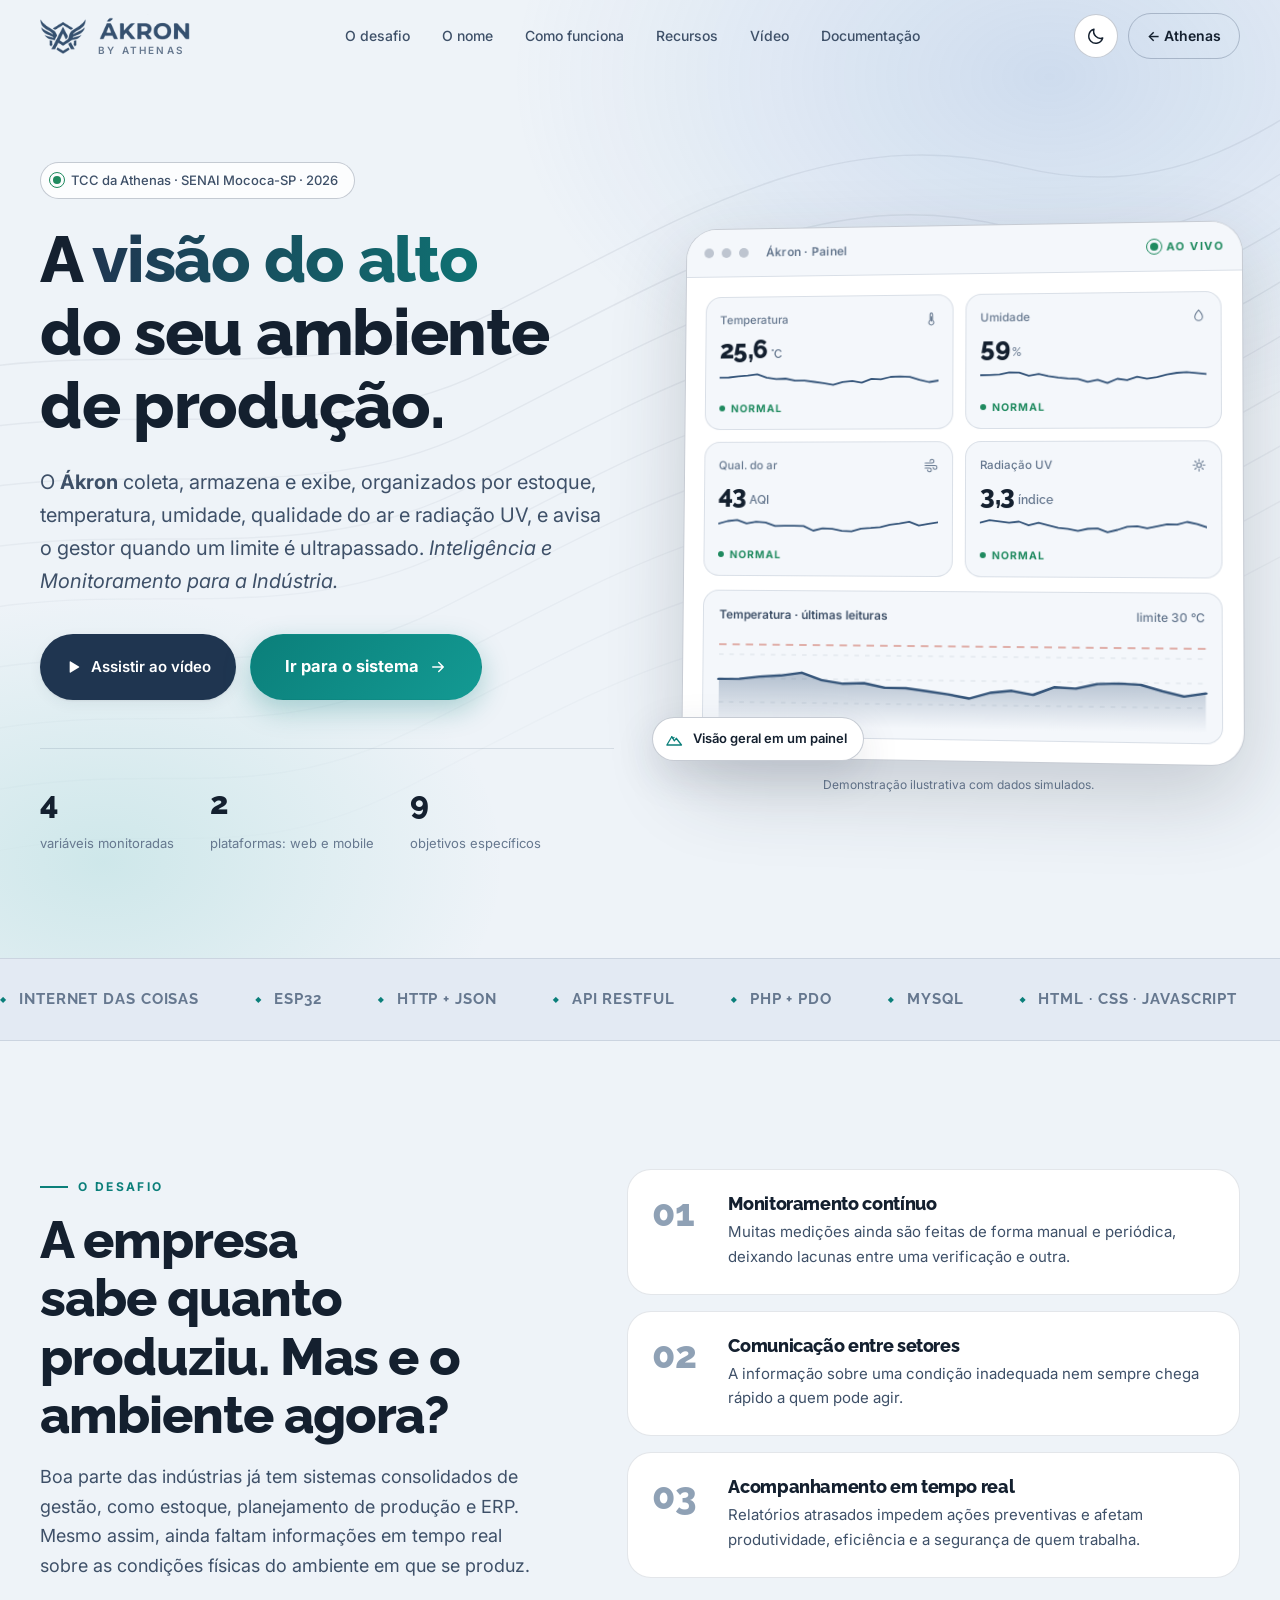
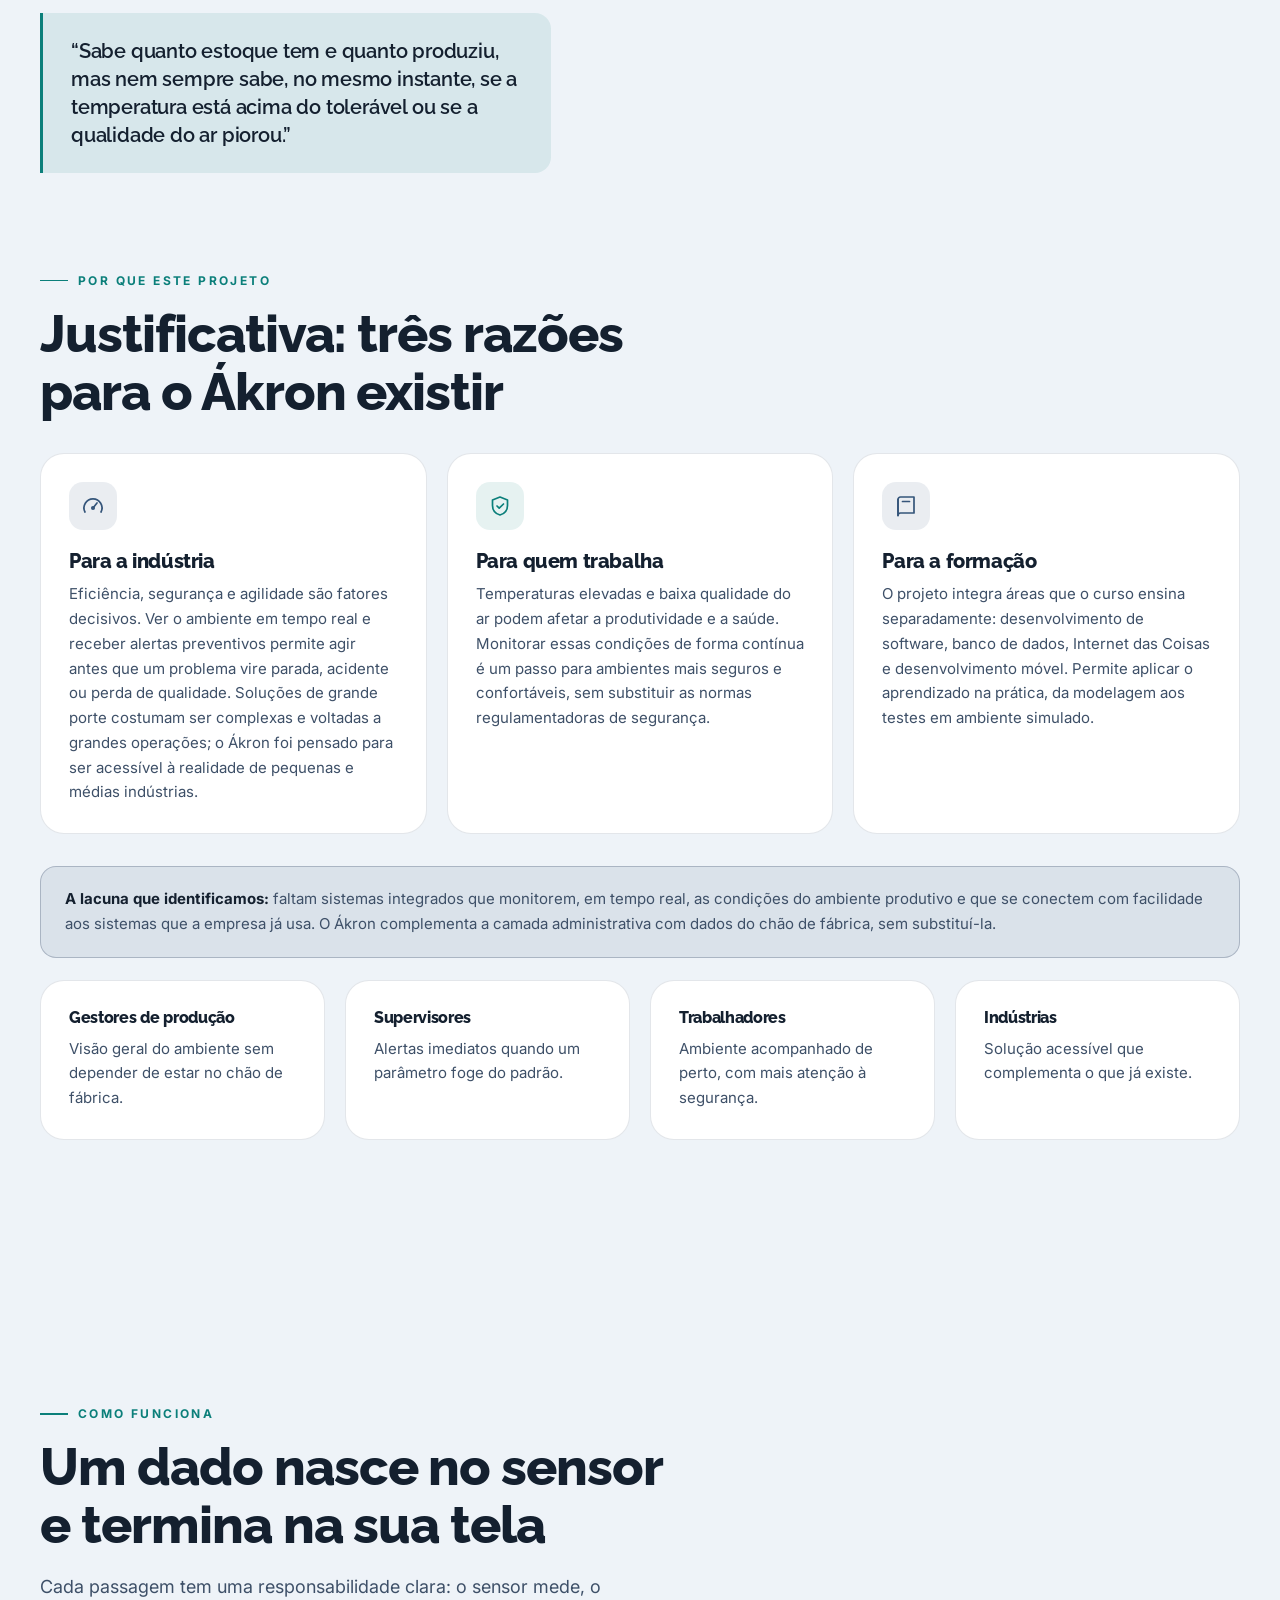
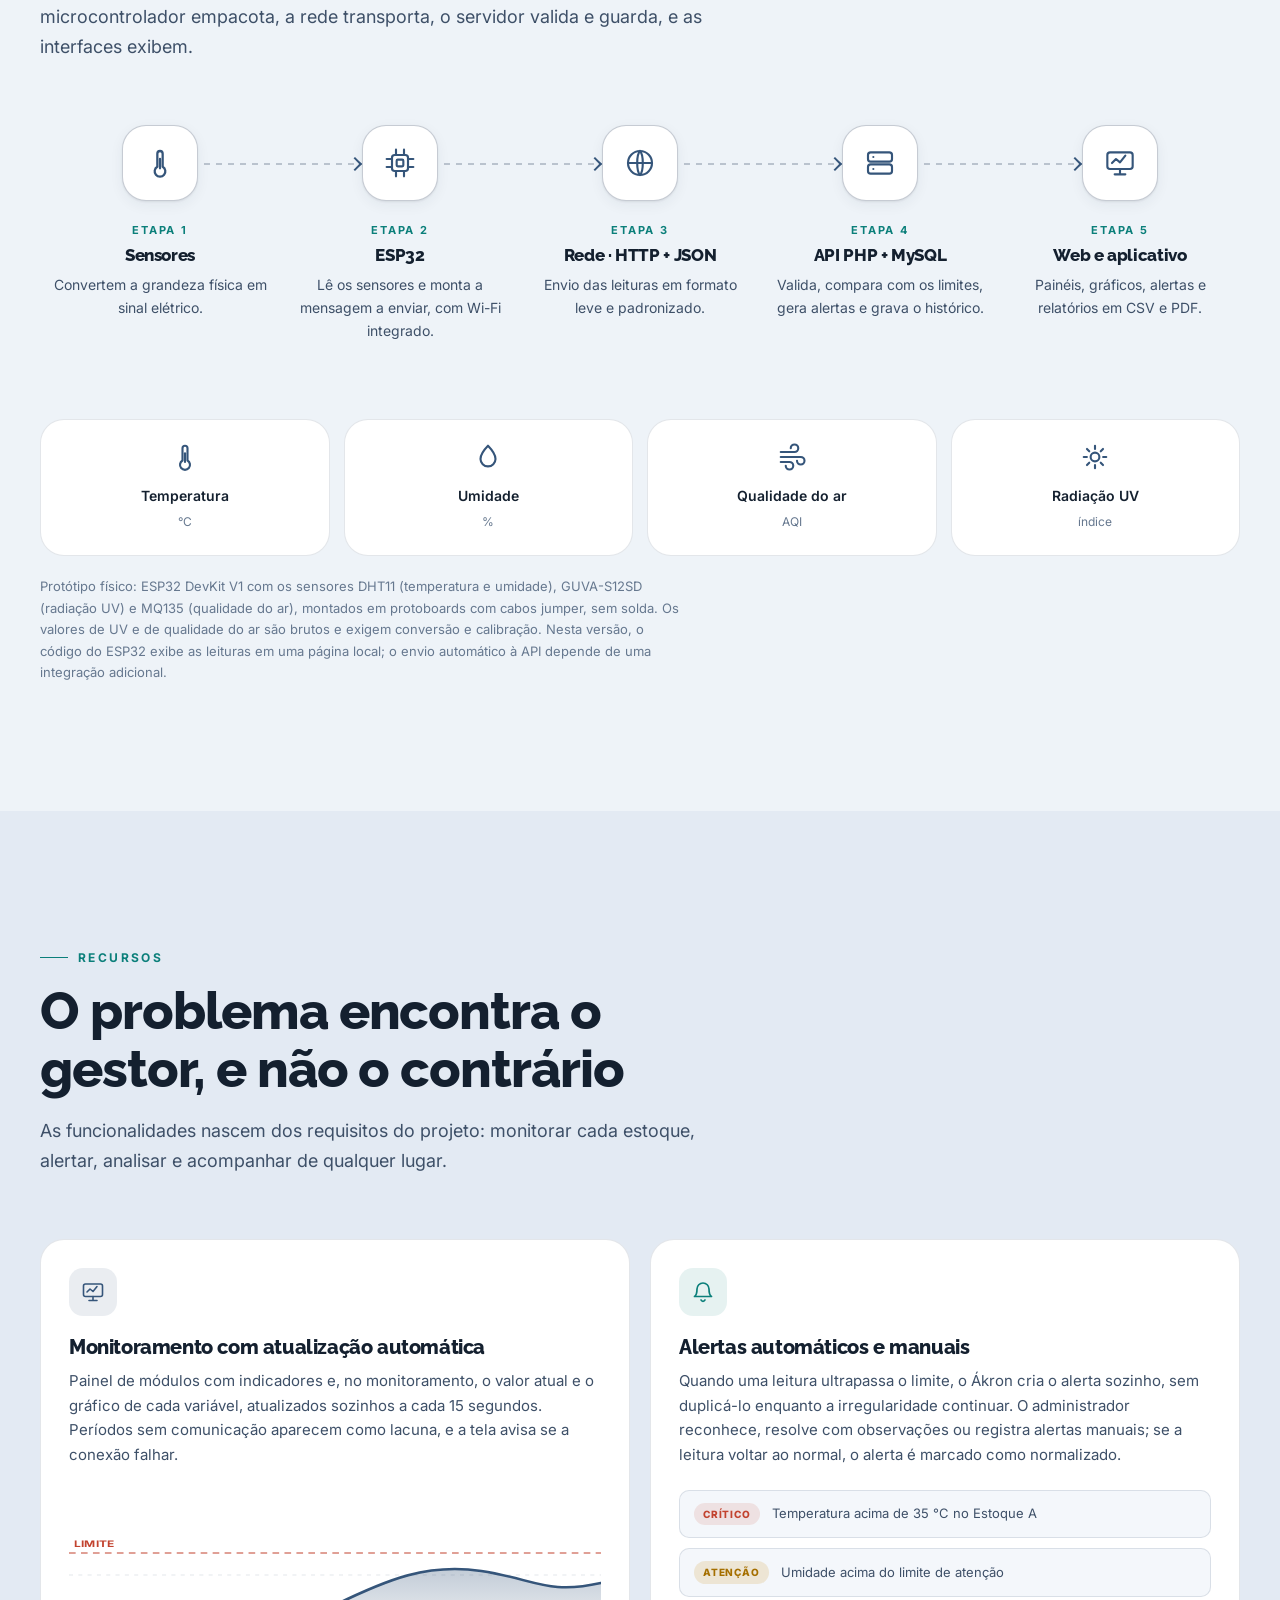
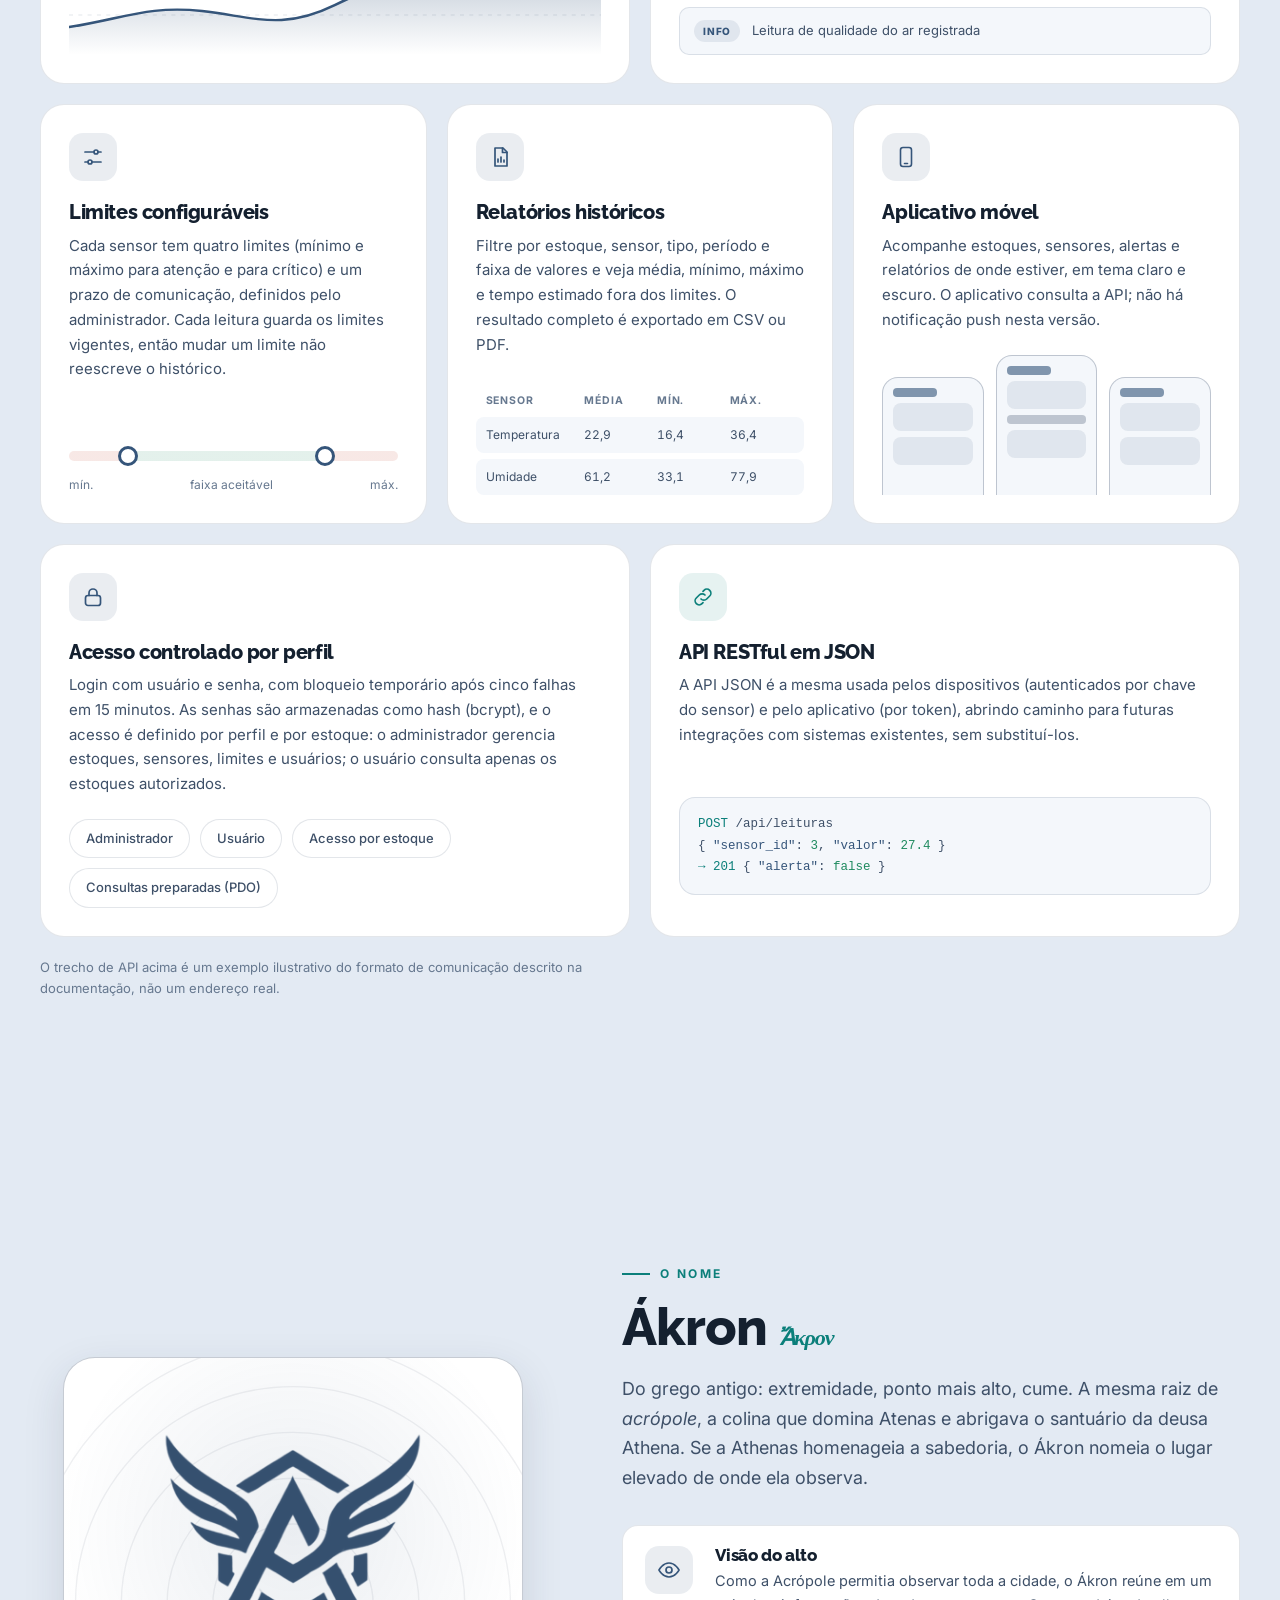
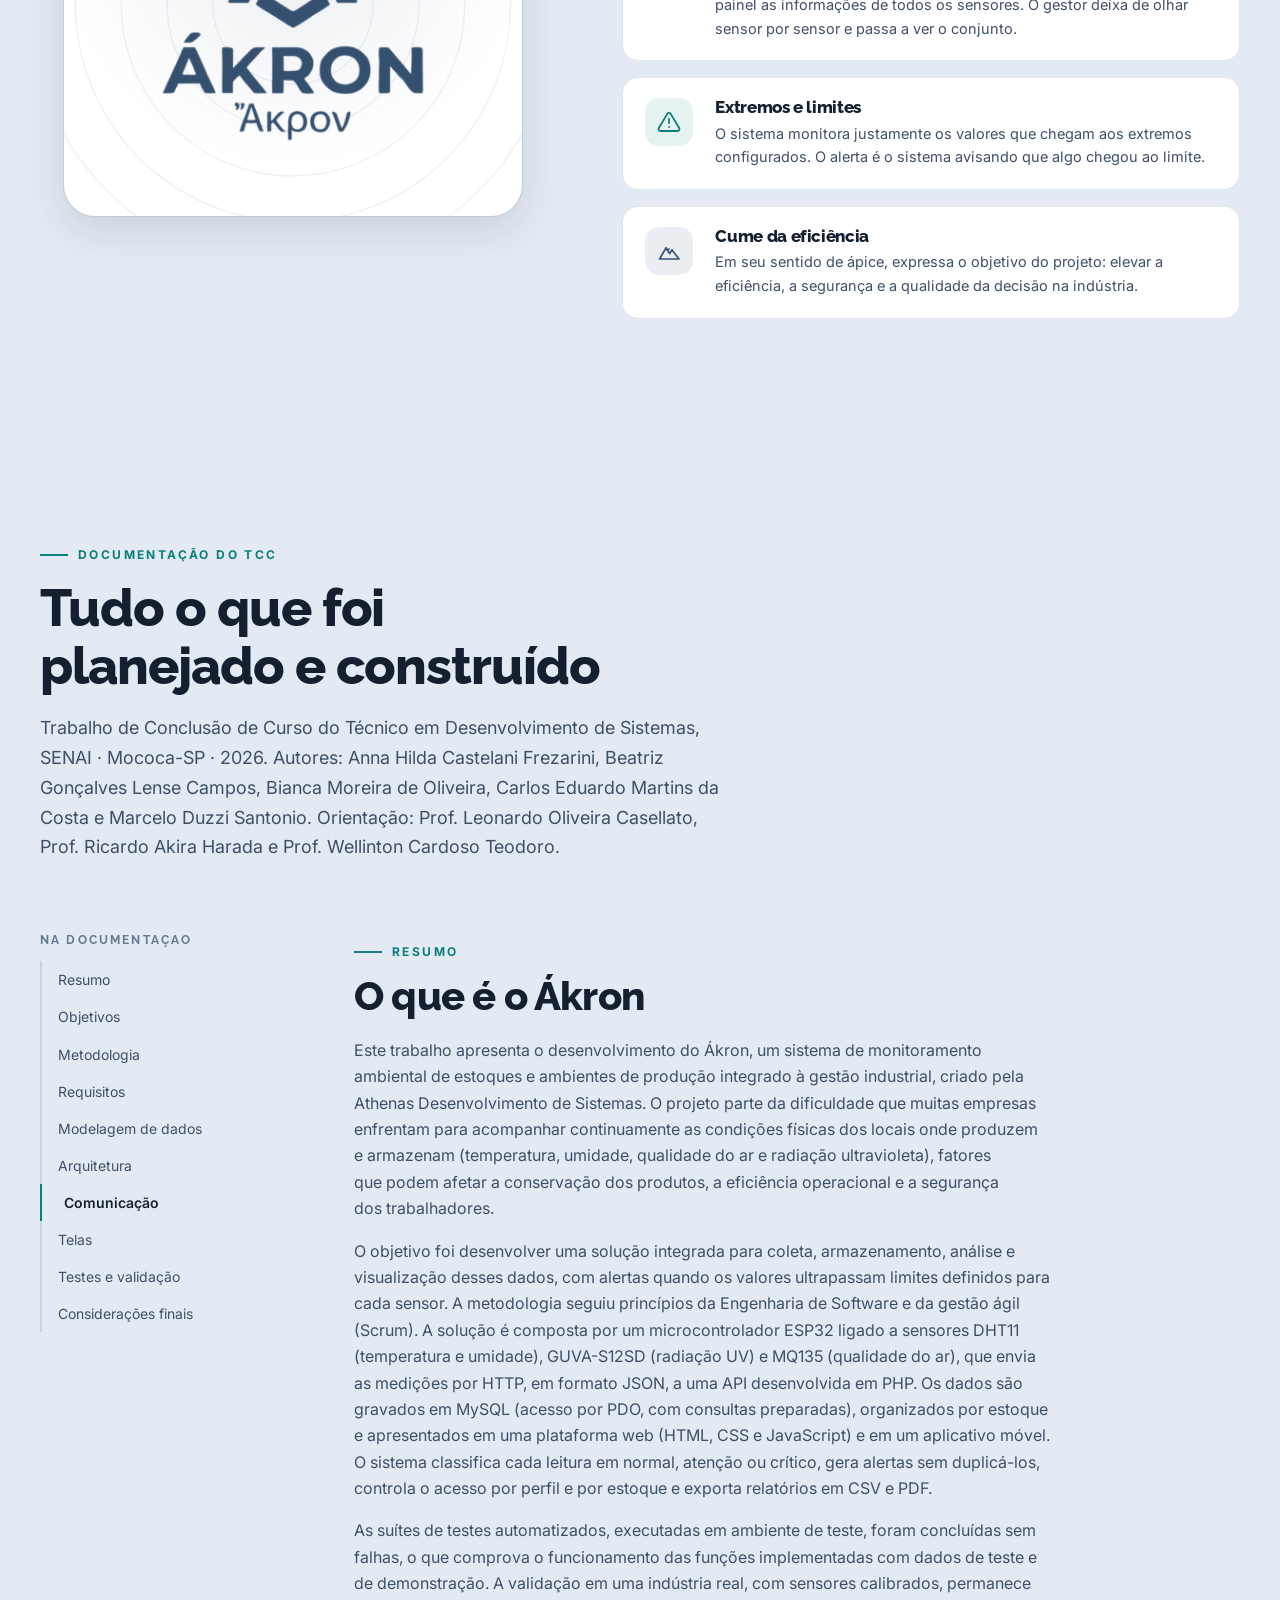
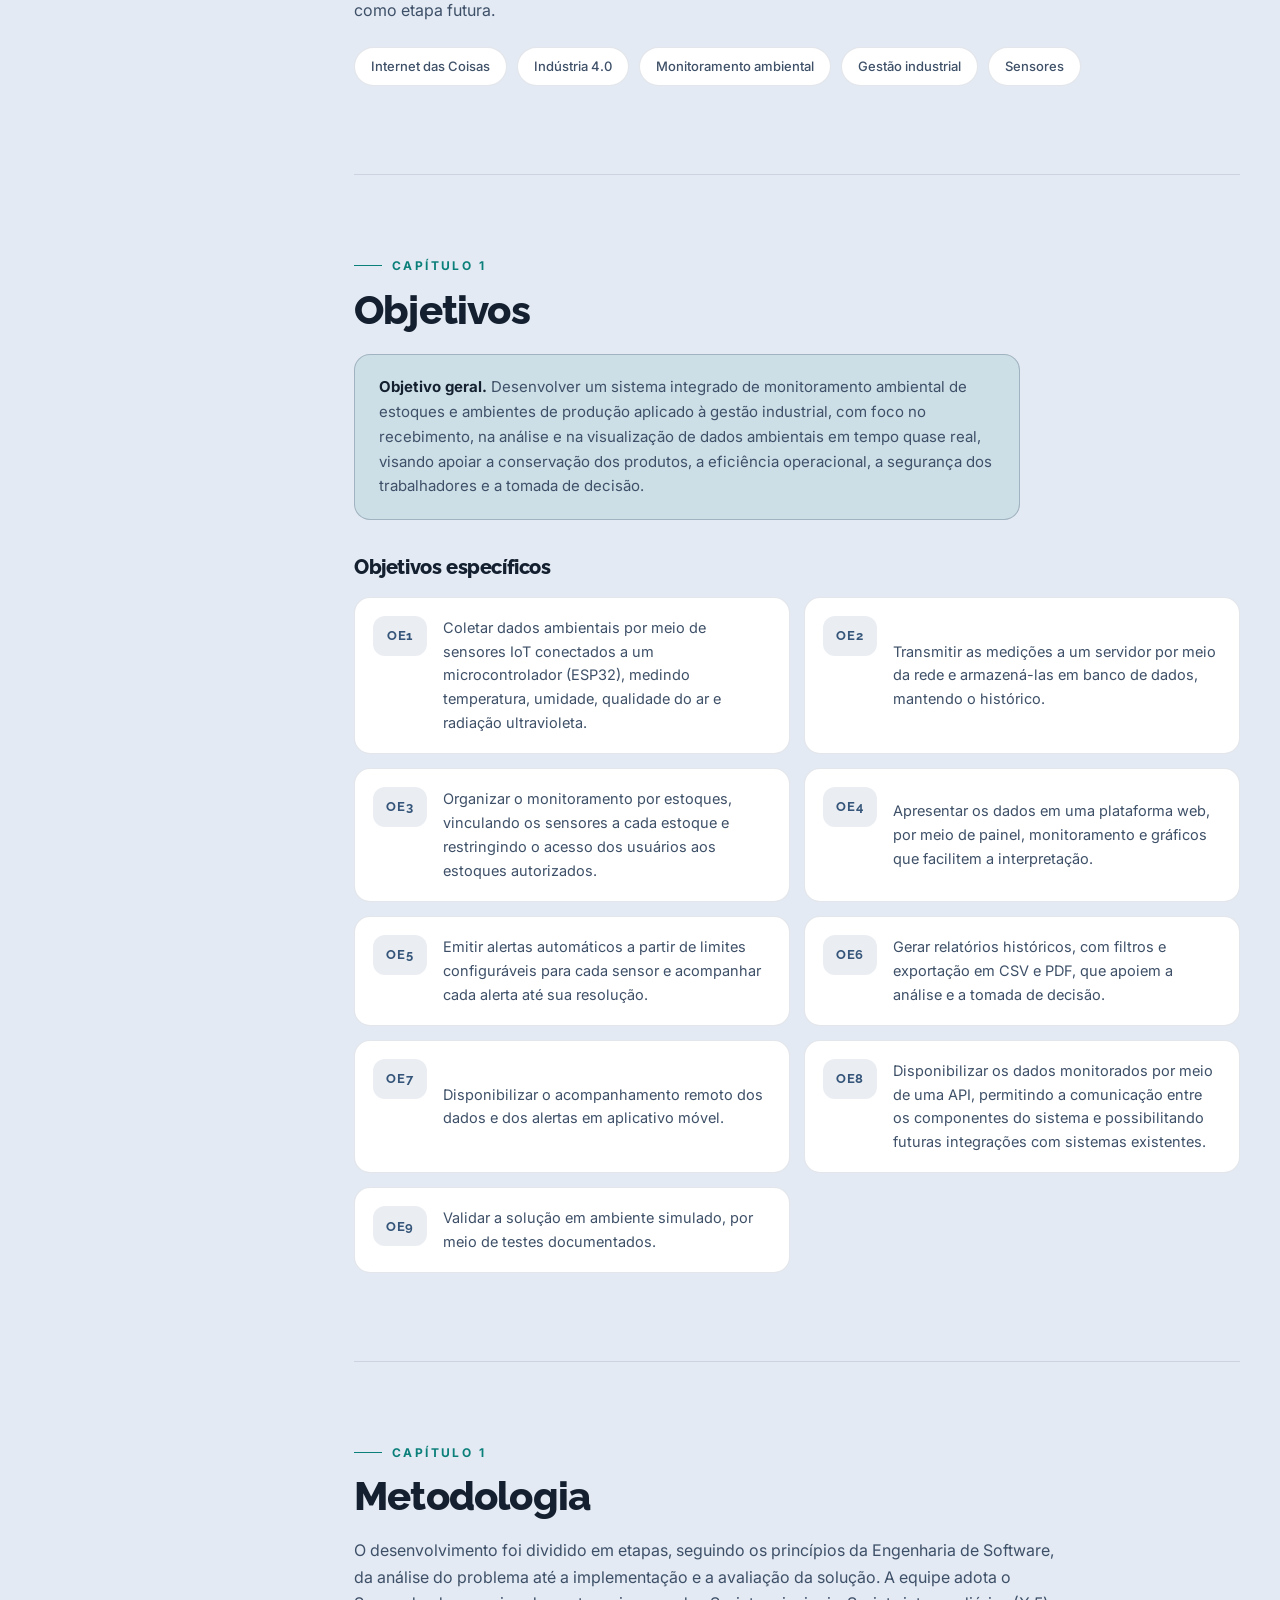
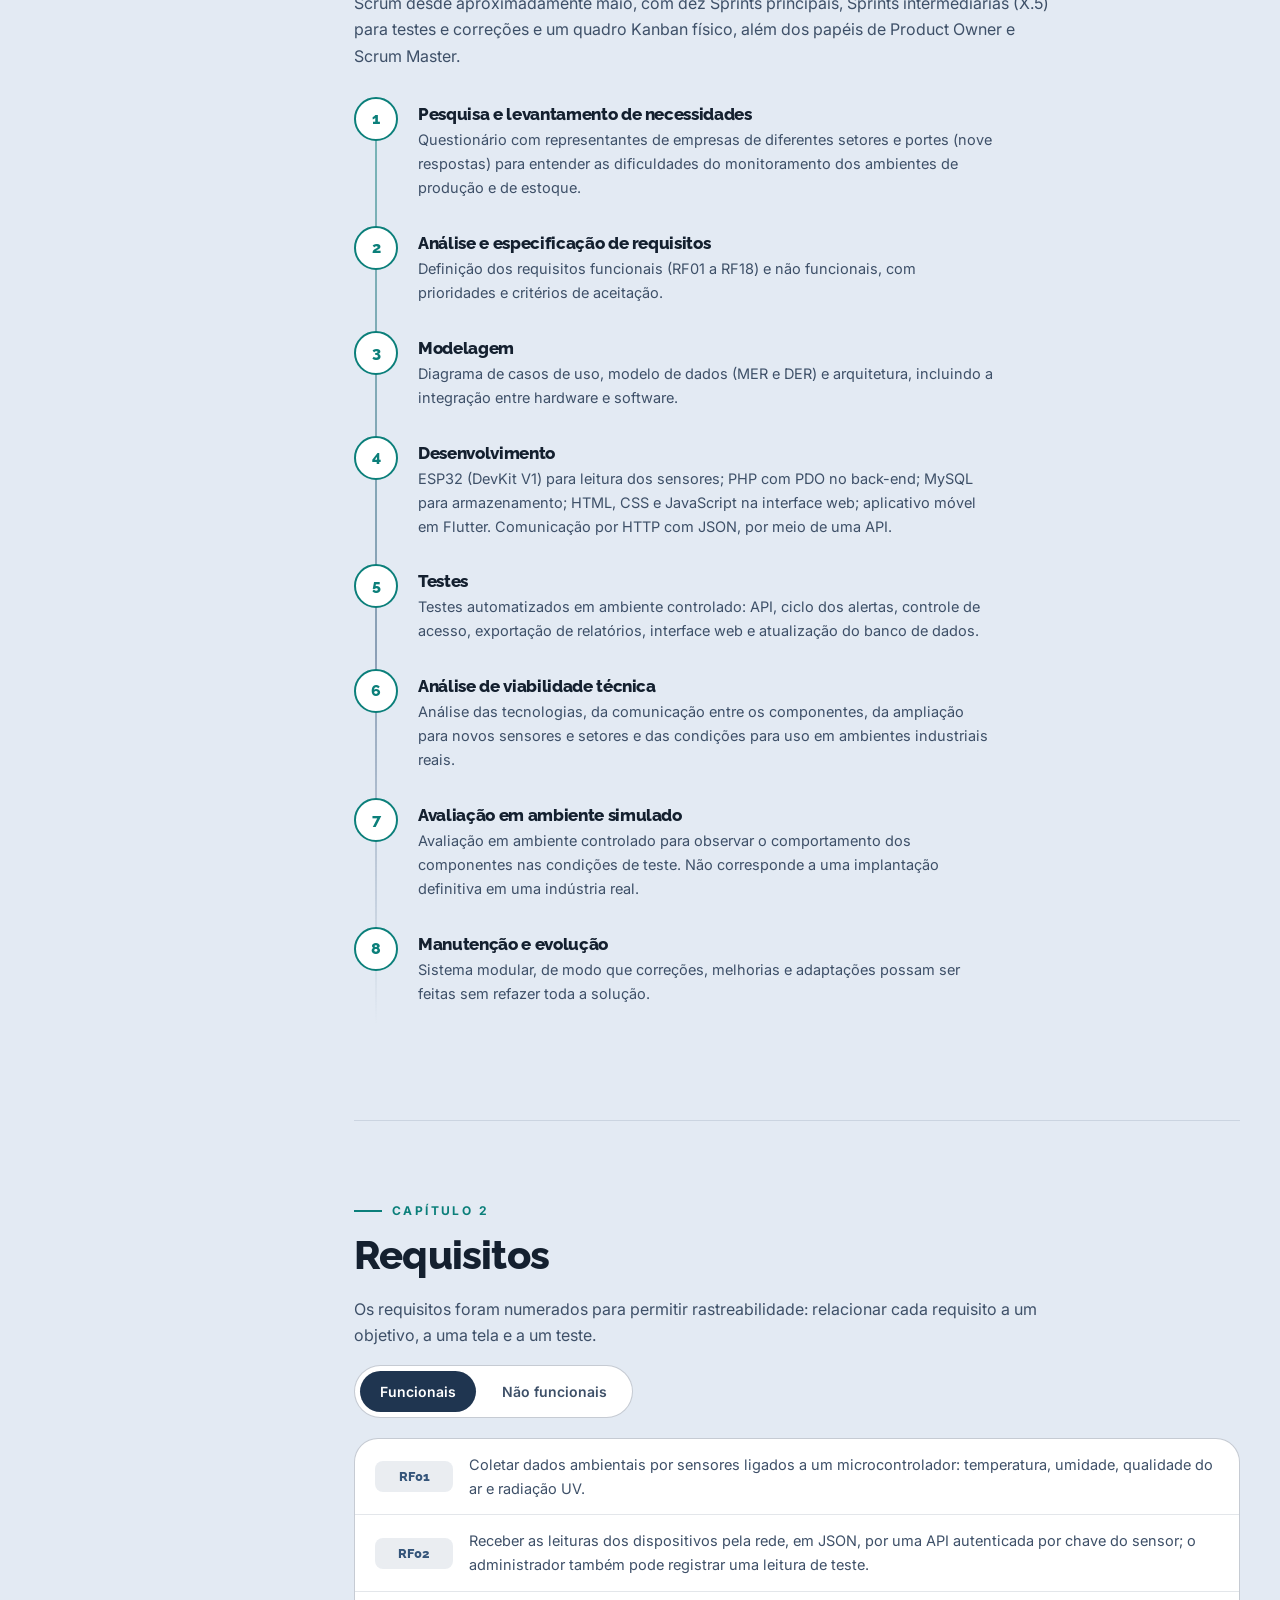
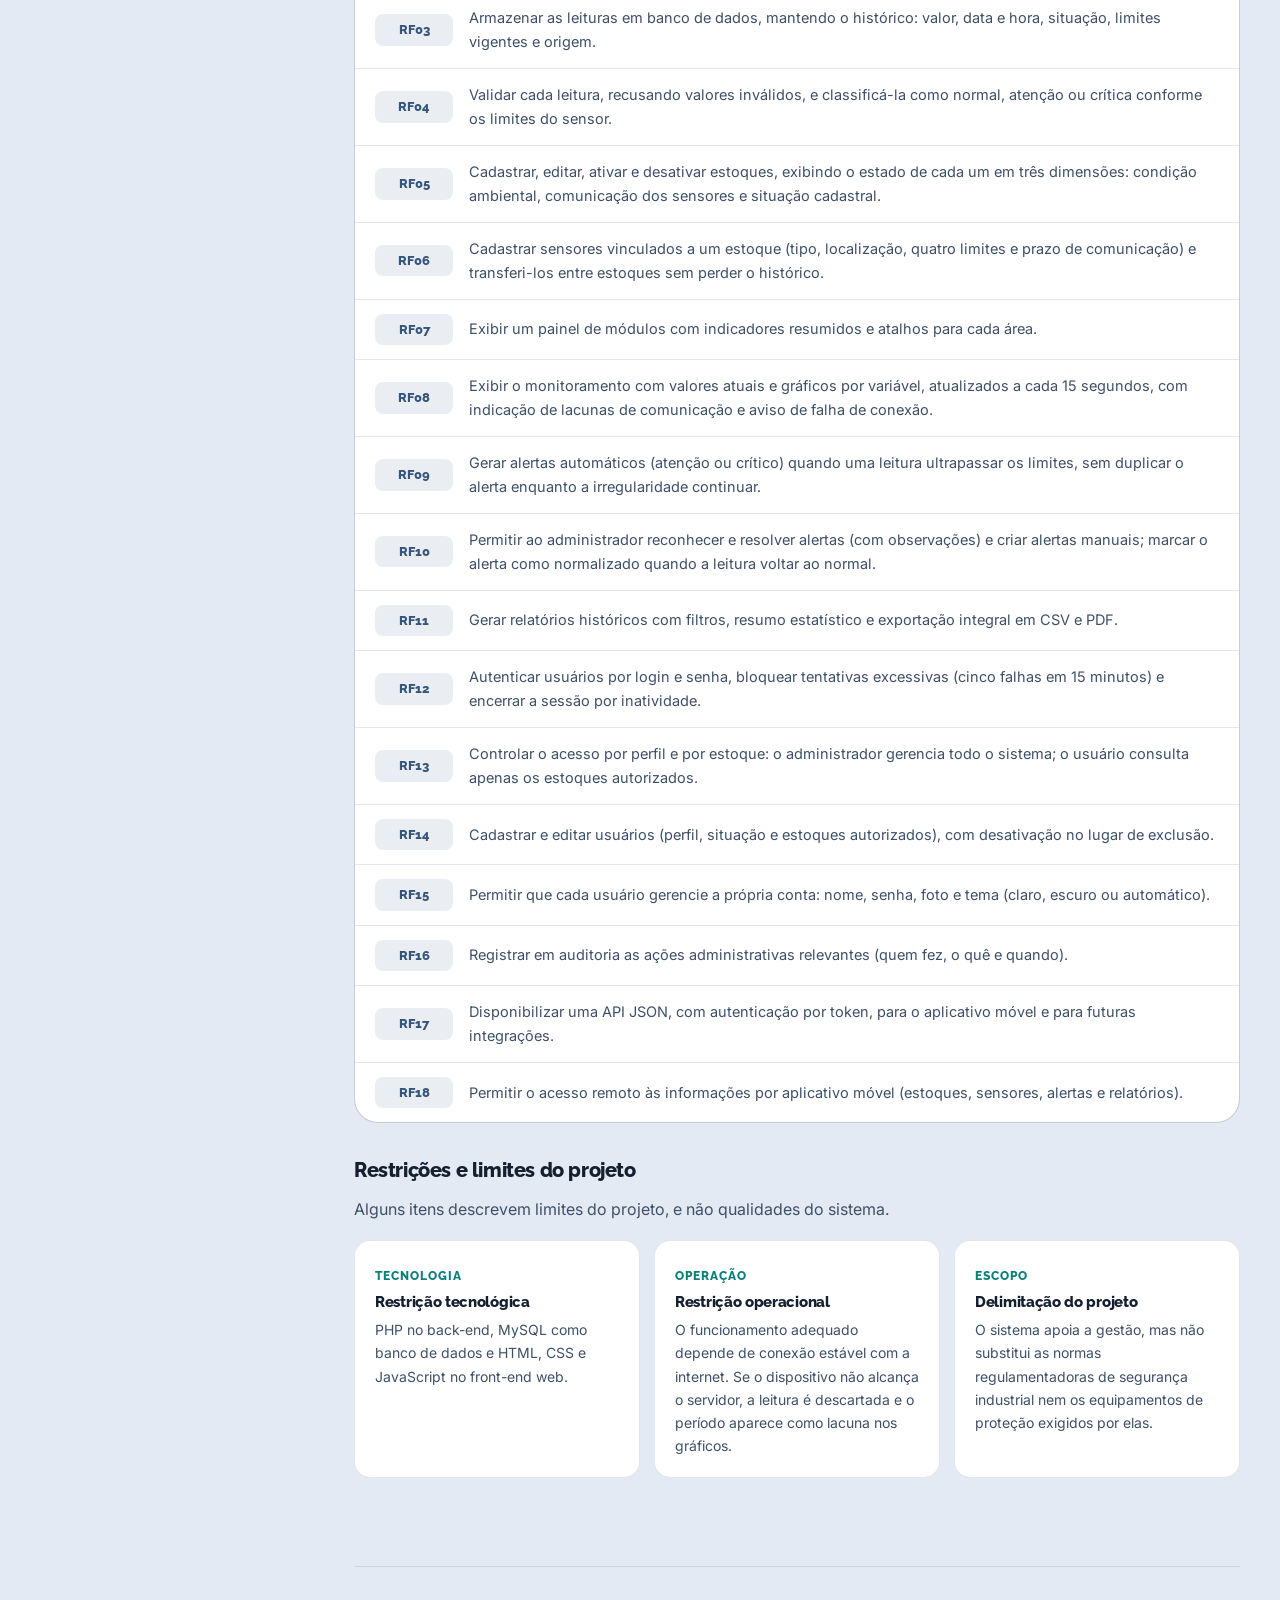
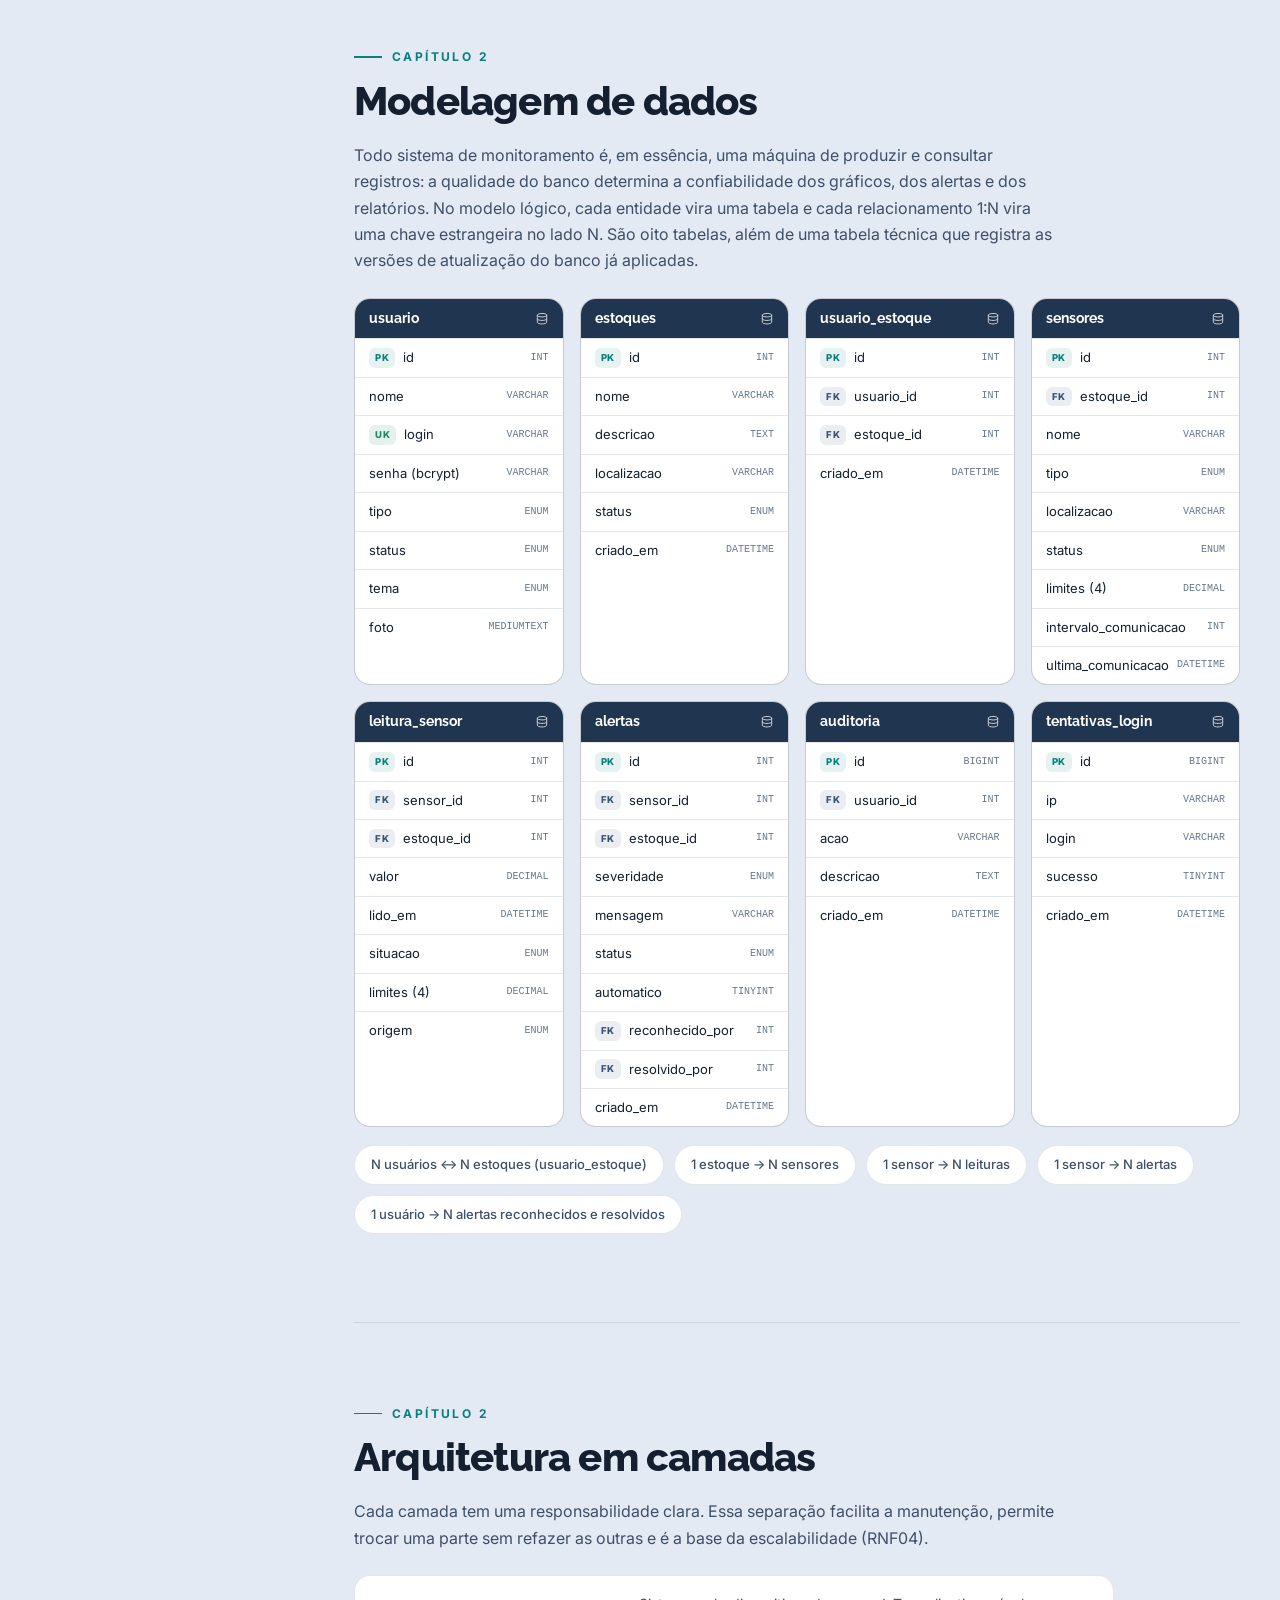
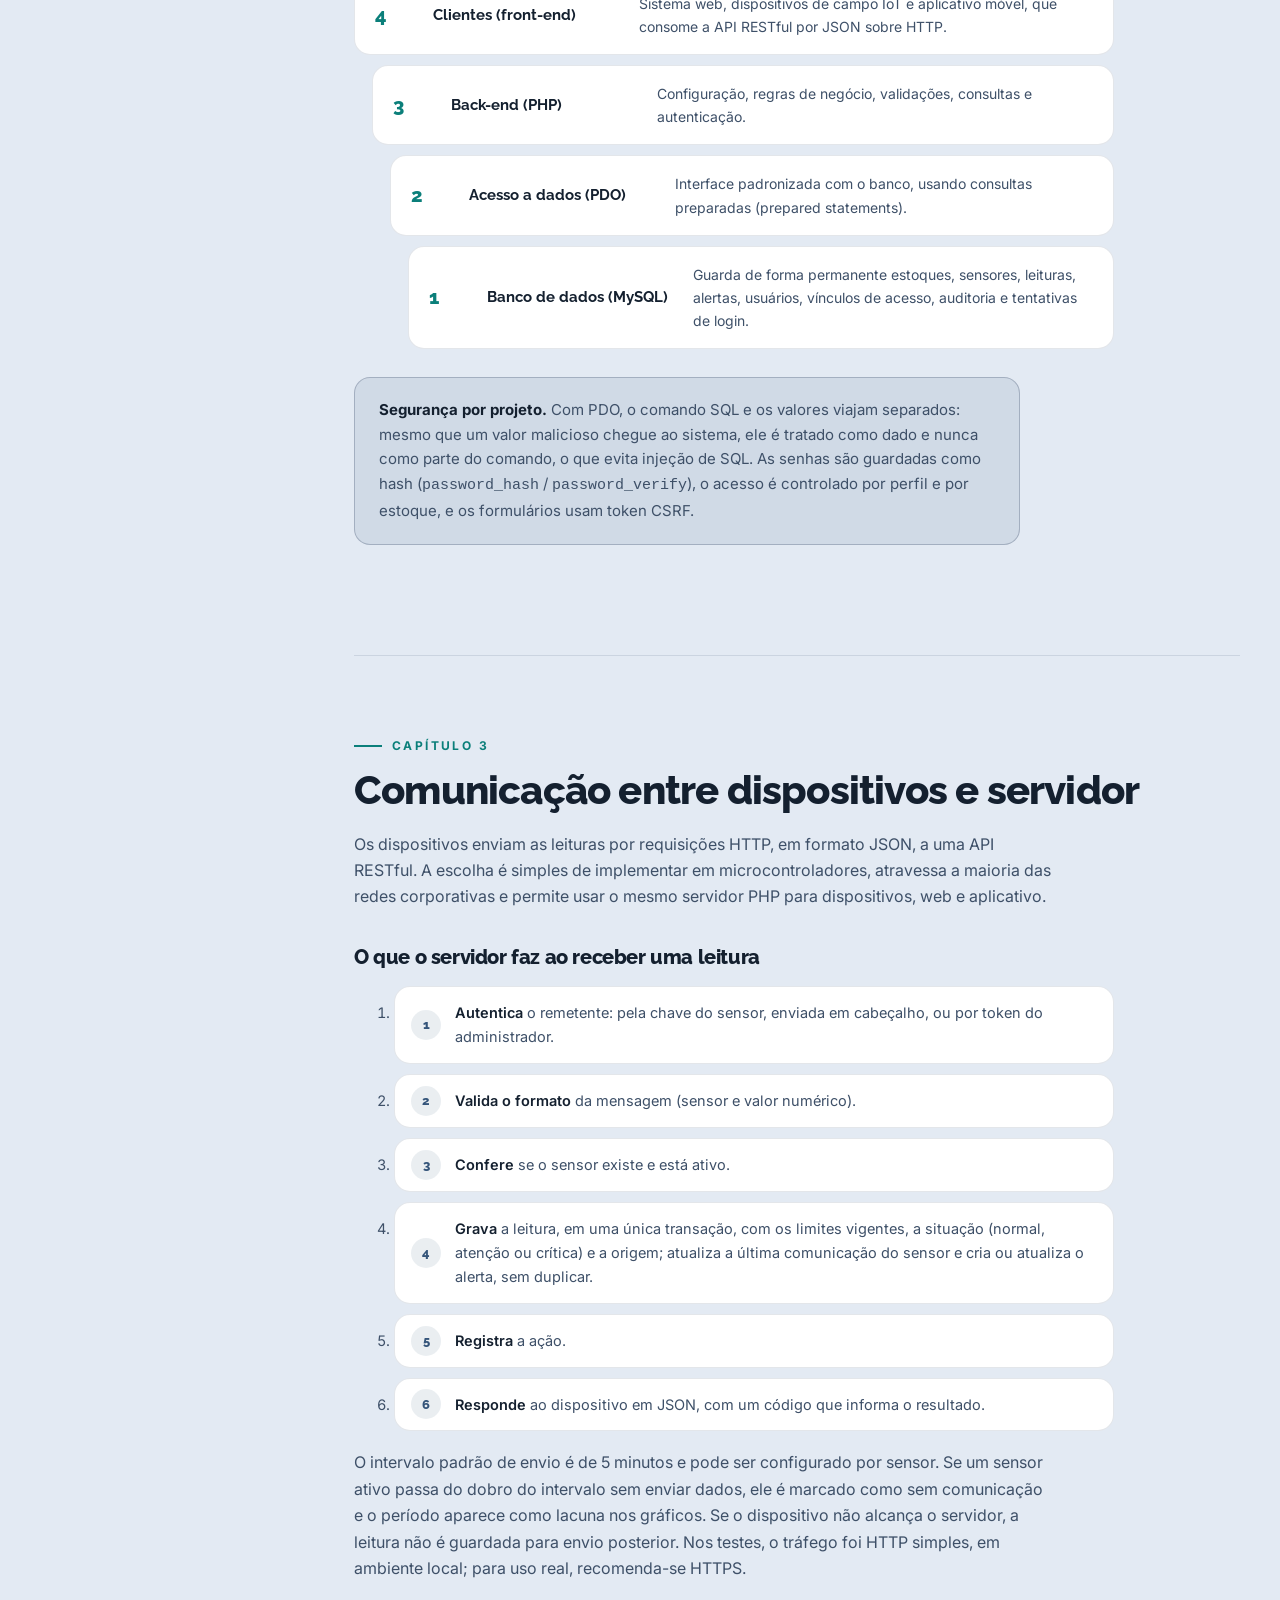
<file: apresentacao.html>
<!DOCTYPE html>
<html lang="pt-br" data-theme="dark" data-brand="akron">

<head>
    <meta charset="UTF-8">
    <meta name="viewport" content="width=device-width, initial-scale=1.0">
    <title>Ákron · Monitoramento do ambiente de produção</title>
    <meta name="description" content="Ákron: sistema de monitoramento do ambiente de produção integrado à gestão industrial. Sensores IoT, alertas automáticos, plataforma web e aplicativo móvel. TCC da Athenas Desenvolvimento de Sistemas, SENAI Mococa-SP, 2026.">
    <meta name="theme-color" content="#0b1118">
    <meta property="og:title" content="Ákron — Inteligência e Monitoramento para a Indústria">
    <meta property="og:image" content="img/icon-512-akron.png">
    <link rel="icon" type="image/png" href="img/favicon-akron.png">
    <link rel="apple-touch-icon" href="img/apple-touch-akron.png">
    <link rel="stylesheet" href="css/style.css">
    <link rel="stylesheet" href="css/projetos.css">
    <script>
        (function () {
            var d = document.documentElement, t = null;
            d.classList.add('js');
            try { t = localStorage.getItem('athenas-tema'); } catch (e) { }
            if (!t) t = (window.matchMedia && matchMedia('(prefers-color-scheme: light)').matches) ? 'light' : 'dark';
            d.setAttribute('data-theme', t === 'light' ? 'light' : 'dark');
        })();
    </script>
</head>

<body>
<!-- Ícones (sprite) -->
    <svg width="0" height="0" style="position:absolute" aria-hidden="true" focusable="false">
        <defs>
            <symbol id="i-sun" viewBox="0 0 24 24" fill="none" stroke="currentColor" stroke-width="1.8" stroke-linecap="round" stroke-linejoin="round"><circle cx="12" cy="12" r="4"/><path d="M12 2v2M12 20v2M4.9 4.9l1.4 1.4M17.7 17.7l1.4 1.4M2 12h2M20 12h2M4.9 19.1l1.4-1.4M17.7 6.3l1.4-1.4"/></symbol>
            <symbol id="i-moon" viewBox="0 0 24 24" fill="none" stroke="currentColor" stroke-width="1.8" stroke-linecap="round" stroke-linejoin="round"><path d="M20 14.5A8.5 8.5 0 0 1 9.5 4a8.5 8.5 0 1 0 10.5 10.5z"/></symbol>
            <symbol id="i-arrow" viewBox="0 0 24 24" fill="none" stroke="currentColor" stroke-width="2" stroke-linecap="round" stroke-linejoin="round"><path d="M5 12h14M13 6l6 6-6 6"/></symbol>
            <symbol id="i-up" viewBox="0 0 24 24" fill="none" stroke="currentColor" stroke-width="2" stroke-linecap="round" stroke-linejoin="round"><path d="M12 19V5M5 12l7-7 7 7"/></symbol>
            <symbol id="i-check" viewBox="0 0 24 24" fill="none" stroke="currentColor" stroke-width="3" stroke-linecap="round" stroke-linejoin="round"><path d="M20 6 9 17l-5-5"/></symbol>
            <symbol id="i-play" viewBox="0 0 24 24" fill="currentColor"><path d="M7 4.5v15a1 1 0 0 0 1.5.86l12.4-7.5a1 1 0 0 0 0-1.72L8.5 3.64A1 1 0 0 0 7 4.5z"/></symbol>
            <symbol id="i-temp" viewBox="0 0 24 24" fill="none" stroke="currentColor" stroke-width="1.7" stroke-linecap="round" stroke-linejoin="round"><path d="M14 14.8V5a2 2 0 1 0-4 0v9.8a4 4 0 1 0 4 0z"/><path d="M12 9v7"/></symbol>
            <symbol id="i-drop" viewBox="0 0 24 24" fill="none" stroke="currentColor" stroke-width="1.7" stroke-linecap="round" stroke-linejoin="round"><path d="M12 3s6 6.2 6 10.5a6 6 0 0 1-12 0C6 9.2 12 3 12 3z"/></symbol>
            <symbol id="i-noise" viewBox="0 0 24 24" fill="none" stroke="currentColor" stroke-width="1.7" stroke-linecap="round" stroke-linejoin="round"><path d="M11 5 6 9H3v6h3l5 4V5z"/><path d="M15.5 8.5a5 5 0 0 1 0 7M18.5 5.5a9 9 0 0 1 0 13"/></symbol>
            <symbol id="i-wind" viewBox="0 0 24 24" fill="none" stroke="currentColor" stroke-width="1.7" stroke-linecap="round" stroke-linejoin="round"><path d="M3 8h11a3 3 0 1 0-3-3M3 12h16a3 3 0 1 1-3 3M3 16h7a3 3 0 1 1-3 3"/></symbol>
            <symbol id="i-gauge" viewBox="0 0 24 24" fill="none" stroke="currentColor" stroke-width="1.7" stroke-linecap="round" stroke-linejoin="round"><path d="M4 18a9 9 0 1 1 16 0"/><path d="m12 14 4-5"/><circle cx="12" cy="14" r="1.2"/></symbol>
            <symbol id="i-uv" viewBox="0 0 24 24" fill="none" stroke="currentColor" stroke-width="1.7" stroke-linecap="round" stroke-linejoin="round"><circle cx="12" cy="12" r="3.5"/><path d="M12 3v2.5M12 18.5V21M3 12h2.5M18.5 12H21M5.6 5.6l1.8 1.8M16.6 16.6l1.8 1.8M5.6 18.4l1.8-1.8M16.6 7.4l1.8-1.8"/></symbol>
            <symbol id="i-cpu" viewBox="0 0 24 24" fill="none" stroke="currentColor" stroke-width="1.6" stroke-linecap="round" stroke-linejoin="round"><rect x="6" y="6" width="12" height="12" rx="2"/><rect x="9.5" y="9.5" width="5" height="5" rx=".8"/><path d="M9 2v3M15 2v3M9 19v3M15 19v3M2 9h3M2 15h3M19 9h3M19 15h3"/></symbol>
            <symbol id="i-net" viewBox="0 0 24 24" fill="none" stroke="currentColor" stroke-width="1.6" stroke-linecap="round" stroke-linejoin="round"><circle cx="12" cy="12" r="9"/><path d="M3 12h18M12 3c2.8 3 2.8 15 0 18M12 3c-2.8 3-2.8 15 0 18"/></symbol>
            <symbol id="i-server" viewBox="0 0 24 24" fill="none" stroke="currentColor" stroke-width="1.6" stroke-linecap="round" stroke-linejoin="round"><rect x="3" y="4" width="18" height="7" rx="2"/><rect x="3" y="13" width="18" height="7" rx="2"/><path d="M7 7.5h.01M7 16.5h.01"/></symbol>
            <symbol id="i-db" viewBox="0 0 24 24" fill="none" stroke="currentColor" stroke-width="1.6" stroke-linecap="round" stroke-linejoin="round"><ellipse cx="12" cy="5.5" rx="8" ry="3"/><path d="M4 5.5v6c0 1.7 3.6 3 8 3s8-1.3 8-3v-6M4 11.5v6c0 1.7 3.6 3 8 3s8-1.3 8-3v-6"/></symbol>
            <symbol id="i-monitor" viewBox="0 0 24 24" fill="none" stroke="currentColor" stroke-width="1.6" stroke-linecap="round" stroke-linejoin="round"><rect x="2.5" y="4" width="19" height="12.5" rx="2"/><path d="M8 20.5h8M12 16.5v4M6 12l3-3 3 2.5 4-5"/></symbol>
            <symbol id="i-phone" viewBox="0 0 24 24" fill="none" stroke="currentColor" stroke-width="1.6" stroke-linecap="round" stroke-linejoin="round"><rect x="6.5" y="2.5" width="11" height="19" rx="2.5"/><path d="M10.5 18.5h3"/></symbol>
            <symbol id="i-bell" viewBox="0 0 24 24" fill="none" stroke="currentColor" stroke-width="1.7" stroke-linecap="round" stroke-linejoin="round"><path d="M6 9a6 6 0 1 1 12 0c0 6 2.5 7.5 2.5 7.5h-17S6 15 6 9z"/><path d="M10 20a2.2 2.2 0 0 0 4 0"/></symbol>
            <symbol id="i-sliders" viewBox="0 0 24 24" fill="none" stroke="currentColor" stroke-width="1.7" stroke-linecap="round" stroke-linejoin="round"><path d="M4 7h9M17 7h3M4 17h3M11 17h9"/><circle cx="15" cy="7" r="2"/><circle cx="9" cy="17" r="2"/></symbol>
            <symbol id="i-report" viewBox="0 0 24 24" fill="none" stroke="currentColor" stroke-width="1.7" stroke-linecap="round" stroke-linejoin="round"><path d="M7 3h8l4 4v14H7z"/><path d="M14.5 3v4.5H19M10 17v-3M13 17v-5M16 17v-2"/></symbol>
            <symbol id="i-shield" viewBox="0 0 24 24" fill="none" stroke="currentColor" stroke-width="1.7" stroke-linecap="round" stroke-linejoin="round"><path d="M12 3 4.5 6v5.5c0 4.7 3.1 8.2 7.5 9.5 4.4-1.3 7.5-4.8 7.5-9.5V6L12 3z"/><path d="m9 12 2.2 2.2L15.5 10"/></symbol>
            <symbol id="i-code" viewBox="0 0 24 24" fill="none" stroke="currentColor" stroke-width="1.7" stroke-linecap="round" stroke-linejoin="round"><path d="m8 7-5 5 5 5M16 7l5 5-5 5M14 4l-4 16"/></symbol>
            <symbol id="i-eye" viewBox="0 0 24 24" fill="none" stroke="currentColor" stroke-width="1.7" stroke-linecap="round" stroke-linejoin="round"><path d="M2 12s3.6-7 10-7 10 7 10 7-3.6 7-10 7S2 12 2 12z"/><circle cx="12" cy="12" r="3"/></symbol>
            <symbol id="i-peak" viewBox="0 0 24 24" fill="none" stroke="currentColor" stroke-width="1.7" stroke-linecap="round" stroke-linejoin="round"><path d="m2.5 20 6.5-11 3.5 5.5 2.5-3.5 7 9z"/><path d="m9 9 1.7 2.2 1.3-1.2"/></symbol>
            <symbol id="i-alert" viewBox="0 0 24 24" fill="none" stroke="currentColor" stroke-width="1.8" stroke-linecap="round" stroke-linejoin="round"><path d="M10.3 3.9 1.8 18a2 2 0 0 0 1.7 3h17a2 2 0 0 0 1.7-3L13.7 3.9a2 2 0 0 0-3.4 0z"/><path d="M12 9v4M12 17h.01"/></symbol>
            <symbol id="i-users" viewBox="0 0 24 24" fill="none" stroke="currentColor" stroke-width="1.7" stroke-linecap="round" stroke-linejoin="round"><circle cx="9" cy="8" r="3.5"/><path d="M2.5 20c.6-3.6 3.2-5.5 6.5-5.5s5.9 1.9 6.5 5.5M16 4.8a3.5 3.5 0 0 1 0 6.4M18 14.8c2 .7 3.2 2.4 3.5 5.2"/></symbol>
            <symbol id="i-link" viewBox="0 0 24 24" fill="none" stroke="currentColor" stroke-width="1.7" stroke-linecap="round" stroke-linejoin="round"><path d="M10 14a4 4 0 0 0 5.7 0l3-3a4 4 0 0 0-5.7-5.7l-1 1M14 10a4 4 0 0 0-5.7 0l-3 3A4 4 0 0 0 11 18.7l1-1"/></symbol>
            <symbol id="i-lock" viewBox="0 0 24 24" fill="none" stroke="currentColor" stroke-width="1.7" stroke-linecap="round" stroke-linejoin="round"><rect x="4.5" y="10.5" width="15" height="10" rx="2.5"/><path d="M8 10.5V8a4 4 0 0 1 8 0v2.5"/></symbol>
            <symbol id="i-mail" viewBox="0 0 24 24" fill="none" stroke="currentColor" stroke-width="1.7" stroke-linecap="round" stroke-linejoin="round"><rect x="3" y="5" width="18" height="14" rx="2.5"/><path d="m4 7.5 8 6 8-6"/></symbol>
            <symbol id="i-pin" viewBox="0 0 24 24" fill="none" stroke="currentColor" stroke-width="1.7" stroke-linecap="round" stroke-linejoin="round"><path d="M12 21s-7-6.2-7-11.2a7 7 0 0 1 14 0C19 14.8 12 21 12 21z"/><circle cx="12" cy="9.8" r="2.4"/></symbol>
            <symbol id="i-book" viewBox="0 0 24 24" fill="none" stroke="currentColor" stroke-width="1.7" stroke-linecap="round" stroke-linejoin="round"><path d="M4 5.5A2.5 2.5 0 0 1 6.5 3H20v16H6.5A2.5 2.5 0 0 0 4 21.5z"/><path d="M4 5.5v16M8.5 7.5h7"/></symbol>
            <symbol id="i-gh" viewBox="0 0 24 24" fill="currentColor"><path d="M12 .5a11.5 11.5 0 0 0-3.64 22.41c.58.1.79-.25.79-.56v-2c-3.2.7-3.88-1.37-3.88-1.37-.52-1.33-1.28-1.69-1.28-1.69-1.04-.71.08-.7.08-.7 1.15.08 1.76 1.18 1.76 1.18 1.03 1.76 2.7 1.25 3.36.95.1-.74.4-1.25.73-1.54-2.55-.29-5.24-1.28-5.24-5.69 0-1.26.45-2.28 1.18-3.09-.12-.29-.51-1.46.11-3.05 0 0 .97-.31 3.17 1.18a11 11 0 0 1 5.78 0c2.2-1.49 3.17-1.18 3.17-1.18.62 1.59.23 2.76.11 3.05.74.81 1.18 1.83 1.18 3.09 0 4.42-2.7 5.4-5.26 5.68.41.36.78 1.06.78 2.14v3.17c0 .31.21.67.8.56A11.5 11.5 0 0 0 12 .5z"/></symbol>
        </defs>
    </svg>

    <div class="progress" id="progress"></div>

    <header class="site-header" id="header">
        <div class="container header-inner">
            <a href="#inicio" class="brand" aria-label="Ákron — início">
                <span class="logo-mask logo-symbol" role="img" aria-label="Símbolo do Ákron"></span>
                <span>
                    <span class="logo-mask logo-wordmark" role="img" aria-label="Ákron"></span>
                    <span class="brand-by">by Athenas</span>
                </span>
            </a>
            <nav class="nav" id="nav" aria-label="Principal">
                <ul>
                    <li><a href="#problema">O desafio</a></li>
                    <li><a href="#nome">O nome</a></li>
                    <li><a href="#como-funciona">Como funciona</a></li>
                    <li><a href="#recursos">Recursos</a></li>
                    <li><a href="index.html#video">Vídeo</a></li>
                    <li><a href="#documentacao">Documentação</a></li>
                </ul>
            </nav>
            <div class="header-actions">
                <button class="theme-toggle" id="themeToggle" type="button" aria-label="Alternar entre tema claro e escuro">
                    <svg class="i-sun"><use href="#i-sun" /></svg>
                    <svg class="i-moon"><use href="#i-moon" /></svg>
                </button>
                <a href="index.html" class="btn btn-ghost btn-sm">← Athenas</a>
                <button class="menu-toggle" id="menuToggle" type="button" aria-expanded="false" aria-controls="nav" aria-label="Abrir menu">
                    <span></span><span></span><span></span>
                </button>
            </div>
        </div>
    </header>

    <main>
        <!-- ===================== HERO ===================== -->
        <section class="hero atmos" id="inicio">
            <div class="contours" aria-hidden="true">
                <svg viewBox="0 0 1200 800" preserveAspectRatio="xMidYMid slice">
                    <path d="M-50 640C150 560 260 640 420 560S700 400 860 440 1120 360 1280 300"/>
                    <path d="M-50 590C130 510 270 590 430 510S710 350 870 390 1130 310 1280 250"/>
                    <path d="M-50 540C120 460 280 540 440 460S720 300 880 340 1140 260 1280 200"/>
                    <path d="M-50 490C110 410 290 490 450 410S730 250 890 290 1150 210 1280 150"/>
                    <path d="M-50 440C100 360 300 440 460 360S740 200 900 240 1160 160 1280 100"/>
                    <path d="M-50 390C90 310 310 390 470 310S750 150 910 190 1170 110 1280 50"/>
                    <path d="M-50 340C80 260 320 340 480 260S760 100 920 140 1180 60 1280 0"/>
                    <path d="M-50 690C170 610 250 690 410 610S690 450 850 490 1110 410 1280 350"/>
                    <path d="M-50 740C190 660 240 740 400 660S680 500 840 540 1100 460 1280 400"/>
                </svg>
            </div>

            <div class="container hero-grid">
                <div>
                    <span class="pill reveal"><span class="dot"></span> TCC da Athenas · SENAI Mococa-SP · 2026</span>
                    <h1 class="reveal" style="--d:.08s">A <em>visão do alto</em> do seu ambiente de produção.</h1>
                    <p class="hero-lead reveal" style="--d:.16s">O <strong>Ákron</strong> coleta, armazena e exibe, organizados por estoque, temperatura, umidade, qualidade do ar e radiação UV, e avisa o gestor quando um limite é ultrapassado. <em>Inteligência e Monitoramento para a Indústria.</em></p>
                    <div class="hero-actions reveal" style="--d:.24s">
                        <a href="index.html#video" class="btn btn-primary">
                            <svg style="width:16px;height:16px"><use href="#i-play" /></svg> Assistir ao vídeo
                        </a>
                        <a href="akron/" class="btn btn-access">Ir para o sistema <svg class="arrow"><use href="#i-arrow" /></svg></a>
                    </div>
                    <div class="hero-facts reveal" style="--d:.32s">
                        <div><strong><span data-count="4">0</span></strong><span>variáveis monitoradas</span></div>
                        <div><strong><span data-count="2">0</span></strong><span>plataformas: web e mobile</span></div>
                        <div><strong><span data-count="9">0</span></strong><span>objetivos específicos</span></div>
                    </div>
                </div>

                <div class="demo-wrap reveal" style="--d:.2s">
                    <div class="float-chip"><svg><use href="#i-peak" /></svg> Visão geral em um painel</div>
                    <div class="demo" aria-label="Demonstração ilustrativa do painel do Ákron">
                        <div class="demo-bar">
                            <i></i><i></i><i></i>
                            <b>Ákron · Painel</b>
                            <span class="live"><span class="dot"></span> AO VIVO</span>
                        </div>
                        <div class="demo-body">
                            <div class="demo-tiles" id="tiles">
                                <div class="tile" data-k="temp" data-base="26" data-var="1.4" data-lim="30" data-dec="1">
                                    <div class="tile-top">Temperatura <svg><use href="#i-temp" /></svg></div>
                                    <div class="tile-val"><span>26,0</span><small>°C</small></div>
                                    <svg class="spark" viewBox="0 0 100 26" preserveAspectRatio="none"><path d=""/></svg>
                                    <div class="tile-state">Normal</div>
                                </div>
                                <div class="tile" data-k="umid" data-base="58" data-var="2.5" data-lim="80" data-dec="0">
                                    <div class="tile-top">Umidade <svg><use href="#i-drop" /></svg></div>
                                    <div class="tile-val"><span>58</span><small>%</small></div>
                                    <svg class="spark" viewBox="0 0 100 26" preserveAspectRatio="none"><path d=""/></svg>
                                    <div class="tile-state">Normal</div>
                                </div>
                                <div class="tile" data-k="ar" data-base="42" data-var="3" data-lim="100" data-dec="0">
                                    <div class="tile-top">Qual. do ar <svg><use href="#i-wind" /></svg></div>
                                    <div class="tile-val"><span>42</span><small>AQI</small></div>
                                    <svg class="spark" viewBox="0 0 100 26" preserveAspectRatio="none"><path d=""/></svg>
                                    <div class="tile-state">Normal</div>
                                </div>
                                <div class="tile" data-k="uv" data-base="3.4" data-var=".5" data-lim="8" data-dec="1">
                                    <div class="tile-top">Radiação UV <svg><use href="#i-uv" /></svg></div>
                                    <div class="tile-val"><span>3,4</span><small>índice</small></div>
                                    <svg class="spark" viewBox="0 0 100 26" preserveAspectRatio="none"><path d=""/></svg>
                                    <div class="tile-state">Normal</div>
                                </div>
                            </div>
                            <div class="demo-chart">
                                <header>Temperatura · últimas leituras <span>limite 30 °C</span></header>
                                <svg class="chart-svg" id="chart" viewBox="0 0 320 96" preserveAspectRatio="none">
                                    <defs>
                                        <linearGradient id="gArea" x1="0" y1="0" x2="0" y2="1">
                                            <stop offset="0" stop-color="var(--brand)" stop-opacity=".35" />
                                            <stop offset="1" stop-color="var(--brand)" stop-opacity="0" />
                                        </linearGradient>
                                    </defs>
                                    <line class="grid-l" x1="0" y1="24" x2="320" y2="24" />
                                    <line class="grid-l" x1="0" y1="48" x2="320" y2="48" />
                                    <line class="grid-l" x1="0" y1="72" x2="320" y2="72" />
                                    <line class="limit" x1="0" y1="14" x2="320" y2="14" />
                                    <path class="area" d="" />
                                    <path class="line" d="" />
                                </svg>
                            </div>
                        </div>
                    </div>
                    <div class="toast" id="toast" role="status" aria-live="polite">
                        <svg><use href="#i-alert" /></svg>
                        <div><strong>Alerta automático</strong><span>Temperatura acima do limite configurado (30 °C).</span></div>
                    </div>
                    <p class="demo-note">Demonstração ilustrativa com dados simulados.</p>
                </div>
            </div>
        </section>

        <!-- ===================== FAIXA ===================== -->
        <div class="strip" aria-label="Tecnologias do projeto">
            <div class="strip-track">
                <span>Internet das Coisas</span><span>ESP32</span><span>HTTP + JSON</span><span>API RESTful</span><span>PHP + PDO</span><span>MySQL</span><span>HTML · CSS · JavaScript</span><span>Aplicativo móvel (Flutter)</span><span>Indústria 4.0</span><span>Scrum</span>
                <span>Internet das Coisas</span><span>ESP32</span><span>HTTP + JSON</span><span>API RESTful</span><span>PHP + PDO</span><span>MySQL</span><span>HTML · CSS · JavaScript</span><span>Aplicativo móvel (Flutter)</span><span>Indústria 4.0</span><span>Scrum</span>
            </div>
        </div>

        <!-- ===================== PROBLEMA E JUSTIFICATIVA ===================== -->
        <section id="problema">
            <div class="container">
                <div class="problem-grid">
                    <div class="reveal">
                        <span class="eyebrow">O desafio</span>
                        <h2 class="section-title">A empresa sabe quanto produziu. Mas e o ambiente agora?</h2>
                        <p class="section-lead">Boa parte das indústrias já tem sistemas consolidados de gestão, como estoque, planejamento de produção e ERP. Mesmo assim, ainda faltam informações em tempo real sobre as condições físicas do ambiente em que se produz.</p>
                        <p class="problem-quote">“Sabe quanto estoque tem e quanto produziu, mas nem sempre sabe, no mesmo instante, se a temperatura está acima do tolerável ou se a qualidade do ar piorou.”</p>
                    </div>
                    <div class="problem-list">
                        <article class="problem-item reveal"><span class="n">01</span><div><h3>Monitoramento contínuo</h3><p>Muitas medições ainda são feitas de forma manual e periódica, deixando lacunas entre uma verificação e outra.</p></div></article>
                        <article class="problem-item reveal" style="--d:.08s"><span class="n">02</span><div><h3>Comunicação entre setores</h3><p>A informação sobre uma condição inadequada nem sempre chega rápido a quem pode agir.</p></div></article>
                        <article class="problem-item reveal" style="--d:.16s"><span class="n">03</span><div><h3>Acompanhamento em tempo real</h3><p>Relatórios atrasados impedem ações preventivas e afetam produtividade, eficiência e a segurança de quem trabalha.</p></div></article>
                    </div>
                </div>

                <div class="section-head reveal" style="margin:clamp(56px,7vw,96px) 0 32px">
                    <span class="eyebrow">Por que este projeto</span>
                    <h2 class="section-title wide">Justificativa: três razões para o Ákron existir</h2>
                </div>
                <div class="grid g-3">
                    <article class="card reveal">
                        <div class="icon-chip"><svg><use href="#i-gauge" /></svg></div>
                        <h3>Para a indústria</h3>
                        <p>Eficiência, segurança e agilidade são fatores decisivos. Ver o ambiente em tempo real e receber alertas preventivos permite agir antes que um problema vire parada, acidente ou perda de qualidade. Soluções de grande porte costumam ser complexas e voltadas a grandes operações; o Ákron foi pensado para ser acessível à realidade de pequenas e médias indústrias.</p>
                    </article>
                    <article class="card reveal" style="--d:.08s">
                        <div class="icon-chip gold"><svg><use href="#i-shield" /></svg></div>
                        <h3>Para quem trabalha</h3>
                        <p>Temperaturas elevadas e baixa qualidade do ar podem afetar a produtividade e a saúde. Monitorar essas condições de forma contínua é um passo para ambientes mais seguros e confortáveis, sem substituir as normas regulamentadoras de segurança.</p>
                    </article>
                    <article class="card reveal" style="--d:.16s">
                        <div class="icon-chip"><svg><use href="#i-book" /></svg></div>
                        <h3>Para a formação</h3>
                        <p>O projeto integra áreas que o curso ensina separadamente: desenvolvimento de software, banco de dados, Internet das Coisas e desenvolvimento móvel. Permite aplicar o aprendizado na prática, da modelagem aos testes em ambiente simulado.</p>
                    </article>
                </div>

                <div class="callout reveal" style="margin-top:32px;max-width:none">
                    <b>A lacuna que identificamos:</b> faltam sistemas integrados que monitorem, em tempo real, as condições do ambiente produtivo e que se conectem com facilidade aos sistemas que a empresa já usa. O Ákron complementa a camada administrativa com dados do chão de fábrica, sem substituí-la.
                </div>
                <div class="grid g-4" style="margin-top:20px">
                    <div class="card reveal"><h3 style="font-size:16px">Gestores de produção</h3><p>Visão geral do ambiente sem depender de estar no chão de fábrica.</p></div>
                    <div class="card reveal" style="--d:.05s"><h3 style="font-size:16px">Supervisores</h3><p>Alertas imediatos quando um parâmetro foge do padrão.</p></div>
                    <div class="card reveal" style="--d:.1s"><h3 style="font-size:16px">Trabalhadores</h3><p>Ambiente acompanhado de perto, com mais atenção à segurança.</p></div>
                    <div class="card reveal" style="--d:.15s"><h3 style="font-size:16px">Indústrias</h3><p>Solução acessível que complementa o que já existe.</p></div>
                </div>
            </div>
        </section>

        <!-- ===================== COMO FUNCIONA ===================== -->
        <section id="como-funciona">
            <div class="container">
                <div class="section-head reveal">
                    <span class="eyebrow">Como funciona</span>
                    <h2 class="section-title wide">Um dado nasce no sensor e termina na sua tela</h2>
                    <p class="section-lead">Cada passagem tem uma responsabilidade clara: o sensor mede, o microcontrolador empacota, a rede transporta, o servidor valida e guarda, e as interfaces exibem.</p>
                </div>

                <div class="flow">
                    <div class="flow-step reveal">
                        <div class="flow-ic"><svg><use href="#i-temp" /></svg></div>
                        <div><small>Etapa 1</small><h3>Sensores</h3><p>Convertem a grandeza física em sinal elétrico.</p></div>
                    </div>
                    <div class="flow-step reveal" style="--d:.08s">
                        <div class="flow-ic"><svg><use href="#i-cpu" /></svg></div>
                        <div><small>Etapa 2</small><h3>ESP32</h3><p>Lê os sensores e monta a mensagem a enviar, com Wi-Fi integrado.</p></div>
                    </div>
                    <div class="flow-step reveal" style="--d:.16s">
                        <div class="flow-ic"><svg><use href="#i-net" /></svg></div>
                        <div><small>Etapa 3</small><h3>Rede · HTTP + JSON</h3><p>Envio das leituras em formato leve e padronizado.</p></div>
                    </div>
                    <div class="flow-step reveal" style="--d:.24s">
                        <div class="flow-ic"><svg><use href="#i-server" /></svg></div>
                        <div><small>Etapa 4</small><h3>API PHP + MySQL</h3><p>Valida, compara com os limites, gera alertas e grava o histórico.</p></div>
                    </div>
                    <div class="flow-step reveal" style="--d:.32s">
                        <div class="flow-ic"><svg><use href="#i-monitor" /></svg></div>
                        <div><small>Etapa 5</small><h3>Web e aplicativo</h3><p>Painéis, gráficos, alertas e relatórios em CSV e PDF.</p></div>
                    </div>
                </div>

                <div class="sensors" aria-label="Variáveis monitoradas">
                    <div class="sensor reveal"><svg><use href="#i-temp" /></svg><strong>Temperatura</strong><span>°C</span></div>
                    <div class="sensor reveal" style="--d:.05s"><svg><use href="#i-drop" /></svg><strong>Umidade</strong><span>%</span></div>
                    <div class="sensor reveal" style="--d:.15s"><svg><use href="#i-wind" /></svg><strong>Qualidade do ar</strong><span>AQI</span></div>
                    <div class="sensor reveal" style="--d:.25s"><svg><use href="#i-uv" /></svg><strong>Radiação UV</strong><span>índice</span></div>
                </div>
                <p class="cmp-note reveal" style="margin-top:20px">Protótipo físico: ESP32 DevKit V1 com os sensores DHT11 (temperatura e umidade), GUVA-S12SD (radiação UV) e MQ135 (qualidade do ar), montados em protoboards com cabos jumper, sem solda. Os valores de UV e de qualidade do ar são brutos e exigem conversão e calibração. Nesta versão, o código do ESP32 exibe as leituras em uma página local; o envio automático à API depende de uma integração adicional.</p>
            </div>
        </section>

        <!-- ===================== RECURSOS ===================== -->
        <section class="alt" id="recursos">
            <div class="container">
                <div class="section-head reveal">
                    <span class="eyebrow">Recursos</span>
                    <h2 class="section-title wide">O problema encontra o gestor, e não o contrário</h2>
                    <p class="section-lead">As funcionalidades nascem dos requisitos do projeto: monitorar cada estoque, alertar, analisar e acompanhar de qualquer lugar.</p>
                </div>

                <div class="bento">
                    <article class="card b-1 reveal">
                        <div class="icon-chip"><svg><use href="#i-monitor" /></svg></div>
                        <h3>Monitoramento com atualização automática</h3>
                        <p>Painel de módulos com indicadores e, no monitoramento, o valor atual e o gráfico de cada variável, atualizados sozinhos a cada 15 segundos. Períodos sem comunicação aparecem como lacuna, e a tela avisa se a conexão falhar.</p>
                        <div class="mini-chart" aria-hidden="true">
                            <svg viewBox="0 0 400 120" preserveAspectRatio="none">
                                <defs><linearGradient id="gMini" x1="0" y1="0" x2="0" y2="1"><stop offset="0" stop-color="var(--brand)" stop-opacity=".3"/><stop offset="1" stop-color="var(--brand)" stop-opacity="0"/></linearGradient></defs>
                                <line class="g" x1="0" y1="40" x2="400" y2="40"/><line class="g" x1="0" y1="80" x2="400" y2="80"/>
                                <line class="lim" x1="0" y1="18" x2="400" y2="18"/><text x="4" y="12">LIMITE</text>
                                <path class="a" d="M0 92 C40 84 60 70 100 76 S160 96 200 70 S270 28 310 36 S360 60 400 48 L400 120 L0 120Z"/>
                                <path class="l" d="M0 92 C40 84 60 70 100 76 S160 96 200 70 S270 28 310 36 S360 60 400 48"/>
                            </svg>
                        </div>
                    </article>
                    <article class="card b-2 reveal" style="--d:.06s">
                        <div class="icon-chip gold"><svg><use href="#i-bell" /></svg></div>
                        <h3>Alertas automáticos e manuais</h3>
                        <p>Quando uma leitura ultrapassa o limite, o Ákron cria o alerta sozinho, sem duplicá-lo enquanto a irregularidade continuar. O administrador reconhece, resolve com observações ou registra alertas manuais; se a leitura voltar ao normal, o alerta é marcado como normalizado.</p>
                        <div class="mini-alerts">
                            <div class="mini-alert"><span class="sev c">Crítico</span><span>Temperatura acima de 35 °C no Estoque A</span></div>
                            <div class="mini-alert"><span class="sev w">Atenção</span><span>Umidade acima do limite de atenção</span></div>
                            <div class="mini-alert"><span class="sev i">Info</span><span>Leitura de qualidade do ar registrada</span></div>
                        </div>
                    </article>
                    <article class="card b-3 reveal">
                        <div class="icon-chip"><svg><use href="#i-sliders" /></svg></div>
                        <h3>Limites configuráveis</h3>
                        <p>Cada sensor tem quatro limites (mínimo e máximo para atenção e para crítico) e um prazo de comunicação, definidos pelo administrador. Cada leitura guarda os limites vigentes, então mudar um limite não reescreve o histórico.</p>
                        <div class="limit-demo" aria-hidden="true">
                            <div class="range"><i></i><i></i></div>
                            <div class="range-l"><span>mín.</span><span>faixa aceitável</span><span>máx.</span></div>
                        </div>
                    </article>
                    <article class="card b-4 reveal" style="--d:.06s">
                        <div class="icon-chip"><svg><use href="#i-report" /></svg></div>
                        <h3>Relatórios históricos</h3>
                        <p>Filtre por estoque, sensor, tipo, período e faixa de valores e veja média, mínimo, máximo e tempo estimado fora dos limites. O resultado completo é exportado em CSV ou PDF.</p>
                        <div class="mini-table" aria-hidden="true">
                            <div><span>Sensor</span><span>Média</span><span>Mín.</span><span>Máx.</span></div>
                            <div><span>Temperatura</span><span>22,9</span><span>16,4</span><span>36,4</span></div>
                            <div><span>Umidade</span><span>61,2</span><span>33,1</span><span>77,9</span></div>
                        </div>
                    </article>
                    <article class="card b-5 reveal" style="--d:.12s">
                        <div class="icon-chip"><svg><use href="#i-phone" /></svg></div>
                        <h3>Aplicativo móvel</h3>
                        <p>Acompanhe estoques, sensores, alertas e relatórios de onde estiver, em tema claro e escuro. O aplicativo consulta a API; não há notificação push nesta versão.</p>
                        <div class="phones" aria-hidden="true">
                            <div class="phone"><i></i><i class="b"></i><i class="b"></i></div>
                            <div class="phone"><i></i><i class="b"></i><i></i><i class="b"></i></div>
                            <div class="phone"><i></i><i class="b"></i><i class="b"></i></div>
                        </div>
                    </article>
                    <article class="card b-6 reveal">
                        <div class="icon-chip"><svg><use href="#i-lock" /></svg></div>
                        <h3>Acesso controlado por perfil</h3>
                        <p>Login com usuário e senha, com bloqueio temporário após cinco falhas em 15 minutos. As senhas são armazenadas como hash (bcrypt), e o acesso é definido por perfil e por estoque: o administrador gerencia estoques, sensores, limites e usuários; o usuário consulta apenas os estoques autorizados.</p>
                        <div class="profile-row">
                            <span class="chip">Administrador</span><span class="chip">Usuário</span><span class="chip">Acesso por estoque</span><span class="chip">Consultas preparadas (PDO)</span>
                        </div>
                    </article>
                    <article class="card b-7 reveal" style="--d:.06s">
                        <div class="icon-chip gold"><svg><use href="#i-link" /></svg></div>
                        <h3>API RESTful em JSON</h3>
                        <p>A API JSON é a mesma usada pelos dispositivos (autenticados por chave do sensor) e pelo aplicativo (por token), abrindo caminho para futuras integrações com sistemas existentes, sem substituí-los.</p>
                        <pre class="code-block"><span class="k">POST</span> /api/leituras
{ <span class="n">"sensor_id"</span>: <span class="s">3</span>, <span class="n">"valor"</span>: <span class="s">27.4</span> }
<span class="k">→ 201</span> { <span class="n">"alerta"</span>: <span class="s">false</span> }</pre>
                    </article>
                </div>
                <p class="cmp-note reveal" style="margin-top:20px">O trecho de API acima é um exemplo ilustrativo do formato de comunicação descrito na documentação, não um endereço real.</p>
            </div>
        </section>

        <!-- ===================== NOME ÁKRON ===================== -->
        <section class="alt" id="nome">
            <div class="container name-grid">
                <div class="name-art reveal">
                    <svg class="rings" viewBox="0 0 400 400" aria-hidden="true">
                        <circle cx="200" cy="215" r="70" /><circle cx="200" cy="215" r="110" /><circle cx="200" cy="215" r="150" /><circle cx="200" cy="215" r="190" /><circle cx="200" cy="215" r="230" />
                    </svg>
                    <span class="logo-mask logo-full" role="img" aria-label="Logo do Ákron: letra A com asas e escudo"></span>
                </div>
                <div>
                    <div class="reveal">
                        <span class="eyebrow">O nome</span>
                        <h2 class="section-title">Ákron <span class="greek">Ἄκρον</span></h2>
                        <p class="section-lead">Do grego antigo: extremidade, ponto mais alto, cume. A mesma raiz de <em>acrópole</em>, a colina que domina Atenas e abrigava o santuário da deusa Athena. Se a Athenas homenageia a sabedoria, o Ákron nomeia o lugar elevado de onde ela observa.</p>
                    </div>
                    <div class="ideas">
                        <div class="idea reveal">
                            <div class="icon-chip"><svg><use href="#i-eye" /></svg></div>
                            <div><h3>Visão do alto</h3><p>Como a Acrópole permitia observar toda a cidade, o Ákron reúne em um painel as informações de todos os sensores. O gestor deixa de olhar sensor por sensor e passa a ver o conjunto.</p></div>
                        </div>
                        <div class="idea reveal" style="--d:.08s">
                            <div class="icon-chip gold"><svg><use href="#i-alert" /></svg></div>
                            <div><h3>Extremos e limites</h3><p>O sistema monitora justamente os valores que chegam aos extremos configurados. O alerta é o sistema avisando que algo chegou ao limite.</p></div>
                        </div>
                        <div class="idea reveal" style="--d:.16s">
                            <div class="icon-chip"><svg><use href="#i-peak" /></svg></div>
                            <div><h3>Cume da eficiência</h3><p>Em seu sentido de ápice, expressa o objetivo do projeto: elevar a eficiência, a segurança e a qualidade da decisão na indústria.</p></div>
                        </div>
                    </div>
                </div>
            </div>
        </section>

        <section id="documentacao" class="alt" style="padding-top:clamp(56px,7vw,96px)"><div class="container"><div class="section-head reveal"><span class="eyebrow">Documentação do TCC</span><h2 class="section-title wide">Tudo o que foi planejado e construído</h2><p class="section-lead">Trabalho de Conclusão de Curso do Técnico em Desenvolvimento de Sistemas, SENAI · Mococa-SP · 2026. Autores: Anna Hilda Castelani Frezarini, Beatriz Gonçalves Lense Campos, Bianca Moreira de Oliveira, Carlos Eduardo Martins da Costa e Marcelo Duzzi Santonio. Orientação: Prof. Leonardo Oliveira Casellato, Prof. Ricardo Akira Harada e Prof. Wellinton Cardoso Teodoro.</p></div></div><div style="padding-top:8px"></div>
            <div class="container doc-layout">
                <aside class="toc" aria-label="Neste documento">
                    <h4>Na documentação</h4>
                    <a href="#resumo">Resumo</a>
                    <a href="#objetivos">Objetivos</a>
                    <a href="#metodologia">Metodologia</a>
                    <a href="#requisitos">Requisitos</a>
                    <a href="#dados">Modelagem de dados</a>
                    <a href="#arquitetura">Arquitetura</a>
                    <a href="#comunicacao">Comunicação</a>
                    <a href="#telas">Telas</a>
                    <a href="#testes">Testes e validação</a>
                    <a href="#conclusao">Considerações finais</a>
                </aside>

                <div class="doc">
                    <!-- RESUMO -->
                    <article class="doc-section" id="resumo">
                        <span class="eyebrow">Resumo</span>
                        <h2>O que é o Ákron</h2>
                        <p>Este trabalho apresenta o desenvolvimento do Ákron, um sistema de monitoramento ambiental de estoques e ambientes de produção integrado à gestão industrial, criado pela Athenas Desenvolvimento de Sistemas. O projeto parte da dificuldade que muitas empresas enfrentam para acompanhar continuamente as condições físicas dos locais onde produzem e armazenam (temperatura, umidade, qualidade do ar e radiação ultravioleta), fatores que podem afetar a conservação dos produtos, a eficiência operacional e a segurança dos trabalhadores.</p>
                        <p>O objetivo foi desenvolver uma solução integrada para coleta, armazenamento, análise e visualização desses dados, com alertas quando os valores ultrapassam limites definidos para cada sensor. A metodologia seguiu princípios da Engenharia de Software e da gestão ágil (Scrum). A solução é composta por um microcontrolador ESP32 ligado a sensores DHT11 (temperatura e umidade), GUVA-S12SD (radiação UV) e MQ135 (qualidade do ar), que envia as medições por HTTP, em formato JSON, a uma API desenvolvida em PHP. Os dados são gravados em MySQL (acesso por PDO, com consultas preparadas), organizados por estoque e apresentados em uma plataforma web (HTML, CSS e JavaScript) e em um aplicativo móvel. O sistema classifica cada leitura em normal, atenção ou crítico, gera alertas sem duplicá-los, controla o acesso por perfil e por estoque e exporta relatórios em CSV e PDF.</p>
                        <p>As suítes de testes automatizados, executadas em ambiente de teste, foram concluídas sem falhas, o que comprova o funcionamento das funções implementadas com dados de teste e de demonstração. A validação em uma indústria real, com sensores calibrados, permanece como etapa futura.</p>
                        <div class="profile-row" style="padding-top:8px">
                            <span class="chip">Internet das Coisas</span><span class="chip">Indústria 4.0</span><span class="chip">Monitoramento ambiental</span><span class="chip">Gestão industrial</span><span class="chip">Sensores</span>
                        </div>
                    </article>

                    <!-- OBJETIVOS -->
                    <article class="doc-section" id="objetivos">
                        <span class="eyebrow">Capítulo 1</span>
                        <h2>Objetivos</h2>
                        <div class="callout gold"><b>Objetivo geral.</b> Desenvolver um sistema integrado de monitoramento ambiental de estoques e ambientes de produção aplicado à gestão industrial, com foco no recebimento, na análise e na visualização de dados ambientais em tempo quase real, visando apoiar a conservação dos produtos, a eficiência operacional, a segurança dos trabalhadores e a tomada de decisão.</div>
                        <h3 class="sub">Objetivos específicos</h3>
                        <div class="obj-grid">
                            <div class="obj"><b>OE1</b><p>Coletar dados ambientais por meio de sensores IoT conectados a um microcontrolador (ESP32), medindo temperatura, umidade, qualidade do ar e radiação ultravioleta.</p></div>
                            <div class="obj"><b>OE2</b><p>Transmitir as medições a um servidor por meio da rede e armazená-las em banco de dados, mantendo o histórico.</p></div>
                            <div class="obj"><b>OE3</b><p>Organizar o monitoramento por estoques, vinculando os sensores a cada estoque e restringindo o acesso dos usuários aos estoques autorizados.</p></div>
                            <div class="obj"><b>OE4</b><p>Apresentar os dados em uma plataforma web, por meio de painel, monitoramento e gráficos que facilitem a interpretação.</p></div>
                            <div class="obj"><b>OE5</b><p>Emitir alertas automáticos a partir de limites configuráveis para cada sensor e acompanhar cada alerta até sua resolução.</p></div>
                            <div class="obj"><b>OE6</b><p>Gerar relatórios históricos, com filtros e exportação em CSV e PDF, que apoiem a análise e a tomada de decisão.</p></div>
                            <div class="obj"><b>OE7</b><p>Disponibilizar o acompanhamento remoto dos dados e dos alertas em aplicativo móvel.</p></div>
                            <div class="obj"><b>OE8</b><p>Disponibilizar os dados monitorados por meio de uma API, permitindo a comunicação entre os componentes do sistema e possibilitando futuras integrações com sistemas existentes.</p></div>
                            <div class="obj"><b>OE9</b><p>Validar a solução em ambiente simulado, por meio de testes documentados.</p></div>
                        </div>
                    </article>
                    <!-- METODOLOGIA -->
                    <article class="doc-section" id="metodologia">
                        <span class="eyebrow">Capítulo 1</span>
                        <h2>Metodologia</h2>
                        <p>O desenvolvimento foi dividido em etapas, seguindo os princípios da Engenharia de Software, da análise do problema até a implementação e a avaliação da solução. A equipe adota o Scrum desde aproximadamente maio, com dez Sprints principais, Sprints intermediárias (X.5) para testes e correções e um quadro Kanban físico, além dos papéis de Product Owner e Scrum Master.</p>
                        <div class="timeline">
                            <div class="tl"><span class="num">1</span><div><h3>Pesquisa e levantamento de necessidades</h3><p>Questionário com representantes de empresas de diferentes setores e portes (nove respostas) para entender as dificuldades do monitoramento dos ambientes de produção e de estoque.</p></div></div>
                            <div class="tl"><span class="num">2</span><div><h3>Análise e especificação de requisitos</h3><p>Definição dos requisitos funcionais (RF01 a RF18) e não funcionais, com prioridades e critérios de aceitação.</p></div></div>
                            <div class="tl"><span class="num">3</span><div><h3>Modelagem</h3><p>Diagrama de casos de uso, modelo de dados (MER e DER) e arquitetura, incluindo a integração entre hardware e software.</p></div></div>
                            <div class="tl"><span class="num">4</span><div><h3>Desenvolvimento</h3><p>ESP32 (DevKit V1) para leitura dos sensores; PHP com PDO no back-end; MySQL para armazenamento; HTML, CSS e JavaScript na interface web; aplicativo móvel em Flutter. Comunicação por HTTP com JSON, por meio de uma API.</p></div></div>
                            <div class="tl"><span class="num">5</span><div><h3>Testes</h3><p>Testes automatizados em ambiente controlado: API, ciclo dos alertas, controle de acesso, exportação de relatórios, interface web e atualização do banco de dados.</p></div></div>
                            <div class="tl"><span class="num">6</span><div><h3>Análise de viabilidade técnica</h3><p>Análise das tecnologias, da comunicação entre os componentes, da ampliação para novos sensores e setores e das condições para uso em ambientes industriais reais.</p></div></div>
                            <div class="tl"><span class="num">7</span><div><h3>Avaliação em ambiente simulado</h3><p>Avaliação em ambiente controlado para observar o comportamento dos componentes nas condições de teste. Não corresponde a uma implantação definitiva em uma indústria real.</p></div></div>
                            <div class="tl"><span class="num">8</span><div><h3>Manutenção e evolução</h3><p>Sistema modular, de modo que correções, melhorias e adaptações possam ser feitas sem refazer toda a solução.</p></div></div>
                        </div>
                    </article>

                    <!-- REQUISITOS -->
                    <article class="doc-section" id="requisitos">
                        <span class="eyebrow">Capítulo 2</span>
                        <h2>Requisitos</h2>
                        <p>Os requisitos foram numerados para permitir rastreabilidade: relacionar cada requisito a um objetivo, a uma tela e a um teste.</p>

                        <div class="tabs" role="tablist" aria-label="Tipo de requisito">
                            <button class="tab" role="tab" id="tab-rf" aria-selected="true" aria-controls="panel-rf">Funcionais</button>
                            <button class="tab" role="tab" id="tab-rnf" aria-selected="false" aria-controls="panel-rnf">Não funcionais</button>
                        </div>

                        <div class="tabpanel" role="tabpanel" id="panel-rf" aria-labelledby="tab-rf">
                            <div class="req-table">
                                <div class="req"><code>RF01</code><span>Coletar dados ambientais por sensores ligados a um microcontrolador: temperatura, umidade, qualidade do ar e radiação UV.</span></div>
                                <div class="req"><code>RF02</code><span>Receber as leituras dos dispositivos pela rede, em JSON, por uma API autenticada por chave do sensor; o administrador também pode registrar uma leitura de teste.</span></div>
                                <div class="req"><code>RF03</code><span>Armazenar as leituras em banco de dados, mantendo o histórico: valor, data e hora, situação, limites vigentes e origem.</span></div>
                                <div class="req"><code>RF04</code><span>Validar cada leitura, recusando valores inválidos, e classificá-la como normal, atenção ou crítica conforme os limites do sensor.</span></div>
                                <div class="req"><code>RF05</code><span>Cadastrar, editar, ativar e desativar estoques, exibindo o estado de cada um em três dimensões: condição ambiental, comunicação dos sensores e situação cadastral.</span></div>
                                <div class="req"><code>RF06</code><span>Cadastrar sensores vinculados a um estoque (tipo, localização, quatro limites e prazo de comunicação) e transferi-los entre estoques sem perder o histórico.</span></div>
                                <div class="req"><code>RF07</code><span>Exibir um painel de módulos com indicadores resumidos e atalhos para cada área.</span></div>
                                <div class="req"><code>RF08</code><span>Exibir o monitoramento com valores atuais e gráficos por variável, atualizados a cada 15 segundos, com indicação de lacunas de comunicação e aviso de falha de conexão.</span></div>
                                <div class="req"><code>RF09</code><span>Gerar alertas automáticos (atenção ou crítico) quando uma leitura ultrapassar os limites, sem duplicar o alerta enquanto a irregularidade continuar.</span></div>
                                <div class="req"><code>RF10</code><span>Permitir ao administrador reconhecer e resolver alertas (com observações) e criar alertas manuais; marcar o alerta como normalizado quando a leitura voltar ao normal.</span></div>
                                <div class="req"><code>RF11</code><span>Gerar relatórios históricos com filtros, resumo estatístico e exportação integral em CSV e PDF.</span></div>
                                <div class="req"><code>RF12</code><span>Autenticar usuários por login e senha, bloquear tentativas excessivas (cinco falhas em 15 minutos) e encerrar a sessão por inatividade.</span></div>
                                <div class="req"><code>RF13</code><span>Controlar o acesso por perfil e por estoque: o administrador gerencia todo o sistema; o usuário consulta apenas os estoques autorizados.</span></div>
                                <div class="req"><code>RF14</code><span>Cadastrar e editar usuários (perfil, situação e estoques autorizados), com desativação no lugar de exclusão.</span></div>
                                <div class="req"><code>RF15</code><span>Permitir que cada usuário gerencie a própria conta: nome, senha, foto e tema (claro, escuro ou automático).</span></div>
                                <div class="req"><code>RF16</code><span>Registrar em auditoria as ações administrativas relevantes (quem fez, o quê e quando).</span></div>
                                <div class="req"><code>RF17</code><span>Disponibilizar uma API JSON, com autenticação por token, para o aplicativo móvel e para futuras integrações.</span></div>
                                <div class="req"><code>RF18</code><span>Permitir o acesso remoto às informações por aplicativo móvel (estoques, sensores, alertas e relatórios).</span></div>
                            </div>
                        </div>
                        <div class="tabpanel" role="tabpanel" id="panel-rnf" aria-labelledby="tab-rnf" hidden>
                            <div class="req-table">
                                <div class="req"><code>RNF01</code><span>Monitoramento contínuo, informando ao usuário quando o servidor ou o banco de dados não respondem.</span></div>
                                <div class="req"><code>RNF02</code><span>Apresentação dos dados com baixa latência.</span></div>
                                <div class="req"><code>RNF03</code><span>Proteção dos dados e controle de acesso conforme o perfil e o estoque.</span></div>
                                <div class="req"><code>RNF04</code><span>Expansão para novos sensores, estoques e setores.</span></div>
                                <div class="req"><code>RNF05</code><span>Interface funcional em navegadores modernos e em dispositivos móveis.</span></div>
                                <div class="req"><code>RNF06</code><span>Interface intuitiva, com organização clara e navegação simples.</span></div>
                                <div class="req"><code>RNF07</code><span>Servidor que aceita leituras enviadas por microcontroladores sem conta de usuário.</span></div>
                                <div class="req"><code>RNF08</code><span>Preservação da integridade dos dados.</span></div>
                                <div class="req"><code>RNF09</code><span>Tratamento de erros de comunicação e de processamento sem comprometer os dados.</span></div>
                                <div class="req"><code>RNF10</code><span>Facilidade de manter e de atualizar.</span></div>
                            </div>
                        </div>

                        <h3 class="sub">Restrições e limites do projeto</h3>
                        <p>Alguns itens descrevem limites do projeto, e não qualidades do sistema.</p>
                        <div class="limits">
                            <div class="limit"><code>TECNOLOGIA</code><h4>Restrição tecnológica</h4><p>PHP no back-end, MySQL como banco de dados e HTML, CSS e JavaScript no front-end web.</p></div>
                            <div class="limit"><code>OPERAÇÃO</code><h4>Restrição operacional</h4><p>O funcionamento adequado depende de conexão estável com a internet. Se o dispositivo não alcança o servidor, a leitura é descartada e o período aparece como lacuna nos gráficos.</p></div>
                            <div class="limit"><code>ESCOPO</code><h4>Delimitação do projeto</h4><p>O sistema apoia a gestão, mas não substitui as normas regulamentadoras de segurança industrial nem os equipamentos de proteção exigidos por elas.</p></div>
                        </div>
                    </article>
                    <!-- DADOS -->
                    <article class="doc-section" id="dados">
                        <span class="eyebrow">Capítulo 2</span>
                        <h2>Modelagem de dados</h2>
                        <p>Todo sistema de monitoramento é, em essência, uma máquina de produzir e consultar registros: a qualidade do banco determina a confiabilidade dos gráficos, dos alertas e dos relatórios. No modelo lógico, cada entidade vira uma tabela e cada relacionamento 1:N vira uma chave estrangeira no lado N. São oito tabelas, além de uma tabela técnica que registra as versões de atualização do banco já aplicadas.</p>
                        <div class="er" role="img" aria-label="Diagrama entidade-relacionamento com as tabelas usuario, estoques, usuario_estoque, sensores, leitura_sensor, alertas, auditoria e tentativas_login">
                            <div class="er-table">
                                <h4>usuario <svg><use href="#i-db" /></svg></h4>
                                <ul>
                                    <li><span class="k pk">PK</span> id <em>INT</em></li>
                                    <li>nome <em>VARCHAR</em></li>
                                    <li><span class="k uk">UK</span> login <em>VARCHAR</em></li>
                                    <li>senha (bcrypt) <em>VARCHAR</em></li>
                                    <li>tipo <em>ENUM</em></li>
                                    <li>status <em>ENUM</em></li>
                                    <li>tema <em>ENUM</em></li>
                                    <li>foto <em>MEDIUMTEXT</em></li>
                                </ul>
                            </div>
                            <div class="er-table">
                                <h4>estoques <svg><use href="#i-db" /></svg></h4>
                                <ul>
                                    <li><span class="k pk">PK</span> id <em>INT</em></li>
                                    <li>nome <em>VARCHAR</em></li>
                                    <li>descricao <em>TEXT</em></li>
                                    <li>localizacao <em>VARCHAR</em></li>
                                    <li>status <em>ENUM</em></li>
                                    <li>criado_em <em>DATETIME</em></li>
                                </ul>
                            </div>
                            <div class="er-table">
                                <h4>usuario_estoque <svg><use href="#i-db" /></svg></h4>
                                <ul>
                                    <li><span class="k pk">PK</span> id <em>INT</em></li>
                                    <li><span class="k fk">FK</span> usuario_id <em>INT</em></li>
                                    <li><span class="k fk">FK</span> estoque_id <em>INT</em></li>
                                    <li>criado_em <em>DATETIME</em></li>
                                </ul>
                            </div>
                            <div class="er-table">
                                <h4>sensores <svg><use href="#i-db" /></svg></h4>
                                <ul>
                                    <li><span class="k pk">PK</span> id <em>INT</em></li>
                                    <li><span class="k fk">FK</span> estoque_id <em>INT</em></li>
                                    <li>nome <em>VARCHAR</em></li>
                                    <li>tipo <em>ENUM</em></li>
                                    <li>localizacao <em>VARCHAR</em></li>
                                    <li>status <em>ENUM</em></li>
                                    <li>limites (4) <em>DECIMAL</em></li>
                                    <li>intervalo_comunicacao <em>INT</em></li>
                                    <li>ultima_comunicacao <em>DATETIME</em></li>
                                </ul>
                            </div>
                            <div class="er-table">
                                <h4>leitura_sensor <svg><use href="#i-db" /></svg></h4>
                                <ul>
                                    <li><span class="k pk">PK</span> id <em>INT</em></li>
                                    <li><span class="k fk">FK</span> sensor_id <em>INT</em></li>
                                    <li><span class="k fk">FK</span> estoque_id <em>INT</em></li>
                                    <li>valor <em>DECIMAL</em></li>
                                    <li>lido_em <em>DATETIME</em></li>
                                    <li>situacao <em>ENUM</em></li>
                                    <li>limites (4) <em>DECIMAL</em></li>
                                    <li>origem <em>ENUM</em></li>
                                </ul>
                            </div>
                            <div class="er-table">
                                <h4>alertas <svg><use href="#i-db" /></svg></h4>
                                <ul>
                                    <li><span class="k pk">PK</span> id <em>INT</em></li>
                                    <li><span class="k fk">FK</span> sensor_id <em>INT</em></li>
                                    <li><span class="k fk">FK</span> estoque_id <em>INT</em></li>
                                    <li>severidade <em>ENUM</em></li>
                                    <li>mensagem <em>VARCHAR</em></li>
                                    <li>status <em>ENUM</em></li>
                                    <li>automatico <em>TINYINT</em></li>
                                    <li><span class="k fk">FK</span> reconhecido_por <em>INT</em></li>
                                    <li><span class="k fk">FK</span> resolvido_por <em>INT</em></li>
                                    <li>criado_em <em>DATETIME</em></li>
                                </ul>
                            </div>
                            <div class="er-table">
                                <h4>auditoria <svg><use href="#i-db" /></svg></h4>
                                <ul>
                                    <li><span class="k pk">PK</span> id <em>BIGINT</em></li>
                                    <li><span class="k fk">FK</span> usuario_id <em>INT</em></li>
                                    <li>acao <em>VARCHAR</em></li>
                                    <li>descricao <em>TEXT</em></li>
                                    <li>criado_em <em>DATETIME</em></li>
                                </ul>
                            </div>
                            <div class="er-table">
                                <h4>tentativas_login <svg><use href="#i-db" /></svg></h4>
                                <ul>
                                    <li><span class="k pk">PK</span> id <em>BIGINT</em></li>
                                    <li>ip <em>VARCHAR</em></li>
                                    <li>login <em>VARCHAR</em></li>
                                    <li>sucesso <em>TINYINT</em></li>
                                    <li>criado_em <em>DATETIME</em></li>
                                </ul>
                            </div>
                        </div>
                        <div class="rels">
                            <span class="chip">N usuários ↔ N estoques (usuario_estoque)</span>
                            <span class="chip">1 estoque → N sensores</span>
                            <span class="chip">1 sensor → N leituras</span>
                            <span class="chip">1 sensor → N alertas</span>
                            <span class="chip">1 usuário → N alertas reconhecidos e resolvidos</span>
                        </div>
                    </article>
                    <!-- ARQUITETURA -->
                    <article class="doc-section" id="arquitetura">
                        <span class="eyebrow">Capítulo 2</span>
                        <h2>Arquitetura em camadas</h2>
                        <p>Cada camada tem uma responsabilidade clara. Essa separação facilita a manutenção, permite trocar uma parte sem refazer as outras e é a base da escalabilidade (RNF04).</p>
                        <div class="layers">
                            <div class="layer"><span class="n">4</span><b>Clientes (front-end)</b><span>Sistema web, dispositivos de campo IoT e aplicativo móvel, que consome a API RESTful por JSON sobre HTTP.</span></div>
                            <div class="layer"><span class="n">3</span><b>Back-end (PHP)</b><span>Configuração, regras de negócio, validações, consultas e autenticação.</span></div>
                            <div class="layer"><span class="n">2</span><b>Acesso a dados (PDO)</b><span>Interface padronizada com o banco, usando consultas preparadas (prepared statements).</span></div>
                            <div class="layer"><span class="n">1</span><b>Banco de dados (MySQL)</b><span>Guarda de forma permanente estoques, sensores, leituras, alertas, usuários, vínculos de acesso, auditoria e tentativas de login.</span></div>
                        </div>
                        <div class="callout" style="margin-top:28px"><b>Segurança por projeto.</b> Com PDO, o comando SQL e os valores viajam separados: mesmo que um valor malicioso chegue ao sistema, ele é tratado como dado e nunca como parte do comando, o que evita injeção de SQL. As senhas são guardadas como hash (<code>password_hash</code> / <code>password_verify</code>), o acesso é controlado por perfil e por estoque, e os formulários usam token CSRF.</div>
                    </article>

                    <article class="doc-section" id="comunicacao">
                        <span class="eyebrow">Capítulo 3</span>
                        <h2>Comunicação entre dispositivos e servidor</h2>
                        <p>Os dispositivos enviam as leituras por requisições HTTP, em formato JSON, a uma API RESTful. A escolha é simples de implementar em microcontroladores, atravessa a maioria das redes corporativas e permite usar o mesmo servidor PHP para dispositivos, web e aplicativo.</p>
                        <h3 class="sub">O que o servidor faz ao receber uma leitura</h3>
                        <ol class="steps7">
                            <li><b>Autentica</b> o remetente: pela chave do sensor, enviada em cabeçalho, ou por token do administrador.</li>
                            <li><b>Valida o formato</b> da mensagem (sensor e valor numérico).</li>
                            <li><b>Confere</b> se o sensor existe e está ativo.</li>
                            <li><b>Grava</b> a leitura, em uma única transação, com os limites vigentes, a situação (normal, atenção ou crítica) e a origem; atualiza a última comunicação do sensor e cria ou atualiza o alerta, sem duplicar.</li>
                            <li><b>Registra</b> a ação.</li>
                            <li><b>Responde</b> ao dispositivo em JSON, com um código que informa o resultado.</li>
                        </ol>
                        <p style="margin-top:18px">O intervalo padrão de envio é de 5 minutos e pode ser configurado por sensor. Se um sensor ativo passa do dobro do intervalo sem enviar dados, ele é marcado como sem comunicação e o período aparece como lacuna nos gráficos. Se o dispositivo não alcança o servidor, a leitura não é guardada para envio posterior. Nos testes, o tráfego foi HTTP simples, em ambiente local; para uso real, recomenda-se HTTPS.</p>
                    </article>

                    <!-- TELAS -->
                    <article class="doc-section" id="telas">
                        <span class="eyebrow">Capítulo 4</span>
                        <h2>Apresentação da aplicação</h2>
                        <p>As telas exibem as informações coletadas pelos sensores de forma organizada e facilitam o acompanhamento das condições do ambiente. Veja-as em funcionamento no <a href="index.html#video" style="text-decoration:underline;text-underline-offset:3px;color:var(--brand)">vídeo de apresentação</a>.</p>
                        <div class="screens">
                            <div class="screen"><small>4.1.1</small><h3>Login</h3><p>Entrada com login e senha (não e-mail); define o perfil. Credenciais inválidas e contas inativas recebem a mesma mensagem, e após cinco falhas em 15 minutos o acesso é bloqueado por um tempo.</p></div>
                            <div class="screen"><small>4.1.2</small><h3>Painel de módulos</h3><p>Tela inicial, em grupos (Monitoramento, Gestão e Pessoal), com indicadores reais como a quantidade de estoques, sensores e alertas ativos.</p></div>
                            <div class="screen"><small>4.1.3</small><h3>Estoques</h3><p>Cartões com sensores, alertas ativos e três indicadores: condição ambiental, comunicação dos sensores e situação cadastral.</p></div>
                            <div class="screen"><small>4.1.4</small><h3>Sensores</h3><p>Tipo, localização, estoque, último valor, comunicação e limites. O administrador cadastra, ativa, desativa e transfere sensores sem perder o histórico.</p></div>
                            <div class="screen"><small>4.1.5</small><h3>Monitoramento</h3><p>Valores atuais e gráficos por variável, com escolha de tipos e janela de tempo, lacunas de comunicação e atualização a cada 15 segundos.</p></div>
                            <div class="screen"><small>4.1.6</small><h3>Alertas</h3><p>Lista por estado (pendente, reconhecido, normalizado e resolvido) e por severidade; o administrador reconhece, resolve e cria alertas manuais.</p></div>
                            <div class="screen"><small>4.1.7</small><h3>Relatórios</h3><p>Filtros por estoque, sensor, tipo, período e faixa de valores, com resumo estatístico e exportação integral em CSV e PDF.</p></div>
                            <div class="screen"><small>4.1.8</small><h3>Usuários e acessos</h3><p>Só para o administrador: cadastra e edita usuários, define perfil e estoques autorizados e desativa em vez de excluir.</p></div>
                            <div class="screen"><small>4.1.9</small><h3>Minha conta</h3><p>Perfil (nome e foto), aparência (tema claro, escuro ou automático), segurança (troca de senha) e acessos.</p></div>
                            <div class="screen"><small>4.1.10</small><h3>Atualização do banco</h3><p>Para o administrador: aplica a migração que atualiza uma instalação antiga, com confirmação de backup, e pode ser repetida sem alterar o que já foi atualizado.</p></div>
                            <div class="screen"><small>4.2</small><h3>Aplicativo móvel</h3><p>Reproduz as funções da web no celular (login com endereço do servidor, painel, gráficos, alertas, relatório, sensores e gestão de usuários), em tema claro e escuro. Sem gestão de dispositivos nem envio de comandos.</p></div>
                        </div>
                    </article>
                    <!-- TESTES -->
                    <article class="doc-section" id="testes">
                        <span class="eyebrow">Capítulo 3</span>
                        <h2>Testes e validação</h2>
                        <p>Os testes foram automatizados por scripts, com bancos descartáveis e dados de teste e de demonstração, e não dados de produção. Foram executados com PHP 8.3, MariaDB, Apache 2.4 e Chromium automatizado (Playwright), em máquina de desenvolvimento.</p>
                        <div class="obj-grid">
                            <div class="obj"><b>75</b><p><strong>API:</strong> autenticação, acesso por estoque, limites, recebimento de leituras, ciclo dos alertas e exportação. Todas aprovadas.</p></div>
                            <div class="obj"><b>42</b><p><strong>Conta e relatórios:</strong> senha, tema, foto, tipos de sensor, histórico, CSV e PDF. Todas aprovadas.</p></div>
                            <div class="obj"><b>182</b><p><strong>Interface:</strong> desktop, tablet e celular, nos temas claro e escuro, sem erro de JavaScript e sem rolagem horizontal. Todas aprovadas.</p></div>
                            <div class="obj"><b>6</b><p><strong>Atualização automática:</strong> nova leitura no ciclo de 15 s, gráfico atualizado, falha de conexão sinalizada e recuperação. Todas aprovadas.</p></div>
                        </div>
                        <p style="margin-top:18px">Houve ainda testes de migração do banco, de bloqueio de login e de acesso às pastas internas, todos com o comportamento esperado.</p>
                        <div class="callout" style="margin-top:20px"><b>Limites da validação.</b> Os testes enviaram leituras pela API a um banco de teste, sem sensores físicos conectados. O código do aplicativo móvel não fez parte da validação, e não houve teste de usabilidade com usuários nem de desempenho sob carga.</div>
                    </article>
                    <!-- CONCLUSÃO -->
                    <article class="doc-section" id="conclusao">
                        <span class="eyebrow">Capítulo 5</span>
                        <h2>Considerações finais</h2>
                        <p>O desenvolvimento do Ákron possibilitou aplicar os conhecimentos do curso, principalmente em programação, banco de dados, desenvolvimento web e Internet das Coisas. Mais do que reunir tecnologias, o projeto exigiu integrá-las: um dado nasce em um sensor, atravessa um microcontrolador, uma rede, um servidor e um banco, e termina em uma tela ou em um aviso no celular.</p>
                        <div class="callout gold"><b>Limites declarados.</b> O Ákron foi validado em ambiente simulado, e não em uma indústria real. Os sensores usados são de baixo custo e não substituem instrumentos certificados. Melhorias de produtividade, aumento da segurança ou redução de custos são benefícios esperados, fundamentados na literatura, e não resultados medidos neste trabalho: o que o projeto comprova é o funcionamento técnico do protótipo, nos limites do ambiente simulado. Dois pontos ficam em aberto: a coleta de ponta a ponta com os sensores físicos e o aplicativo móvel não fizeram parte das suítes automatizadas.</div>
                        <div class="lists-2">
                            <div class="panel">
                                <h3><svg><use href="#i-shield" /></svg> Limitações</h3>
                                <ul>
                                    <li>Validação em ambiente simulado, não em indústria real.</li>
                                    <li>Qualidade do ar (MQ135) depende de conversão e calibração; o DHT11 não mede abaixo de 0 °C.</li>
                                    <li>Sensores de baixo custo, sem calibração com instrumentos certificados; o sistema apoia a gestão, mas não substitui as normas regulamentadoras de segurança industrial.</li>
                                    <li>Sem notificação push, e-mail ou som; chave de sensor única e compartilhada; tráfego em HTTP no ambiente de teste.</li>
                                    <li>Aplicativo móvel fora das suítes de teste e sem teste de usabilidade com usuários.</li>
                                    <li>A integração com sistemas externos foi demonstrada apenas pela API consumida pelo aplicativo.</li>
                                </ul>
                            </div>
                            <div class="panel">
                                <h3><svg><use href="#i-peak" /></svg> Trabalhos futuros</h3>
                                <ul>
                                    <li>Notificações push no aplicativo.</li>
                                    <li>Uma chave por sensor, HTTPS e restrição de CORS.</li>
                                    <li>Novos sensores e novas variáveis, e sensores com maior precisão e calibração.</li>
                                    <li>Política de retenção e arquivamento dos dados.</li>
                                    <li>Análise preditiva: identificar tendências antes de o limite ser atingido.</li>
                                    <li>Controle de atuadores e gestão de dispositivos.</li>
                                    <li>Integração real com ERP e controle de estoque.</li>
                                    <li>Aplicativo publicado para Android e iOS.</li>
                                    <li>Validação em ambiente industrial real, com calibração por instrumentos certificados.</li>
                                </ul>
                            </div>
                        </div>
                        <p style="margin-top:28px">Para a Athenas, o projeto representa o primeiro passo na construção de uma empresa que busca, fiel ao seu nome, transformar conhecimento em soluções inteligentes.</p>
                    </article>

                    
                </div>
            </div>
        </section>
    </main>

    <footer class="site-footer">
        <div class="container footer-grid">
            <div class="footer-brand">
                <span class="logo-mask logo-full" role="img" aria-label="Logo do Ákron"></span>
                <p>Sistema de monitoramento do ambiente de produção integrado à gestão industrial. Um projeto da <a href="index.html" style="text-decoration:underline;text-underline-offset:3px">Athenas Desenvolvimento de Sistemas</a>.</p>
            </div>
            <div>
                <h4>Neste site</h4>
                <ul>
                    <li><a href="#problema">O desafio</a></li>
                    <li><a href="#como-funciona">Como funciona</a></li>
                    <li><a href="#recursos">Recursos</a></li>
                    <li><a href="#documentacao">Documentação</a></li>
                    <li><a href="index.html">Voltar para a Athenas</a></li>
                </ul>
            </div>
            <div>
                <h4>Projeto</h4>
                <ul>
                    <li>Trabalho de Conclusão de Curso</li>
                    <li>Técnico em Desenvolvimento de Sistemas</li>
                    <li>SENAI · Mococa-SP · 2026</li>
                </ul>
            </div>
        </div>
        <div class="container footer-bottom">
            <p>© <span data-year>2026</span> Ákron · um projeto da Athenas Desenvolvimento de Sistemas.</p>
            <a href="#inicio" class="to-top" aria-label="Voltar ao topo"><svg><use href="#i-up" /></svg></a>
        </div>
    </footer>

    <script src="js/main.js"></script>
</body>

</html>
</file>
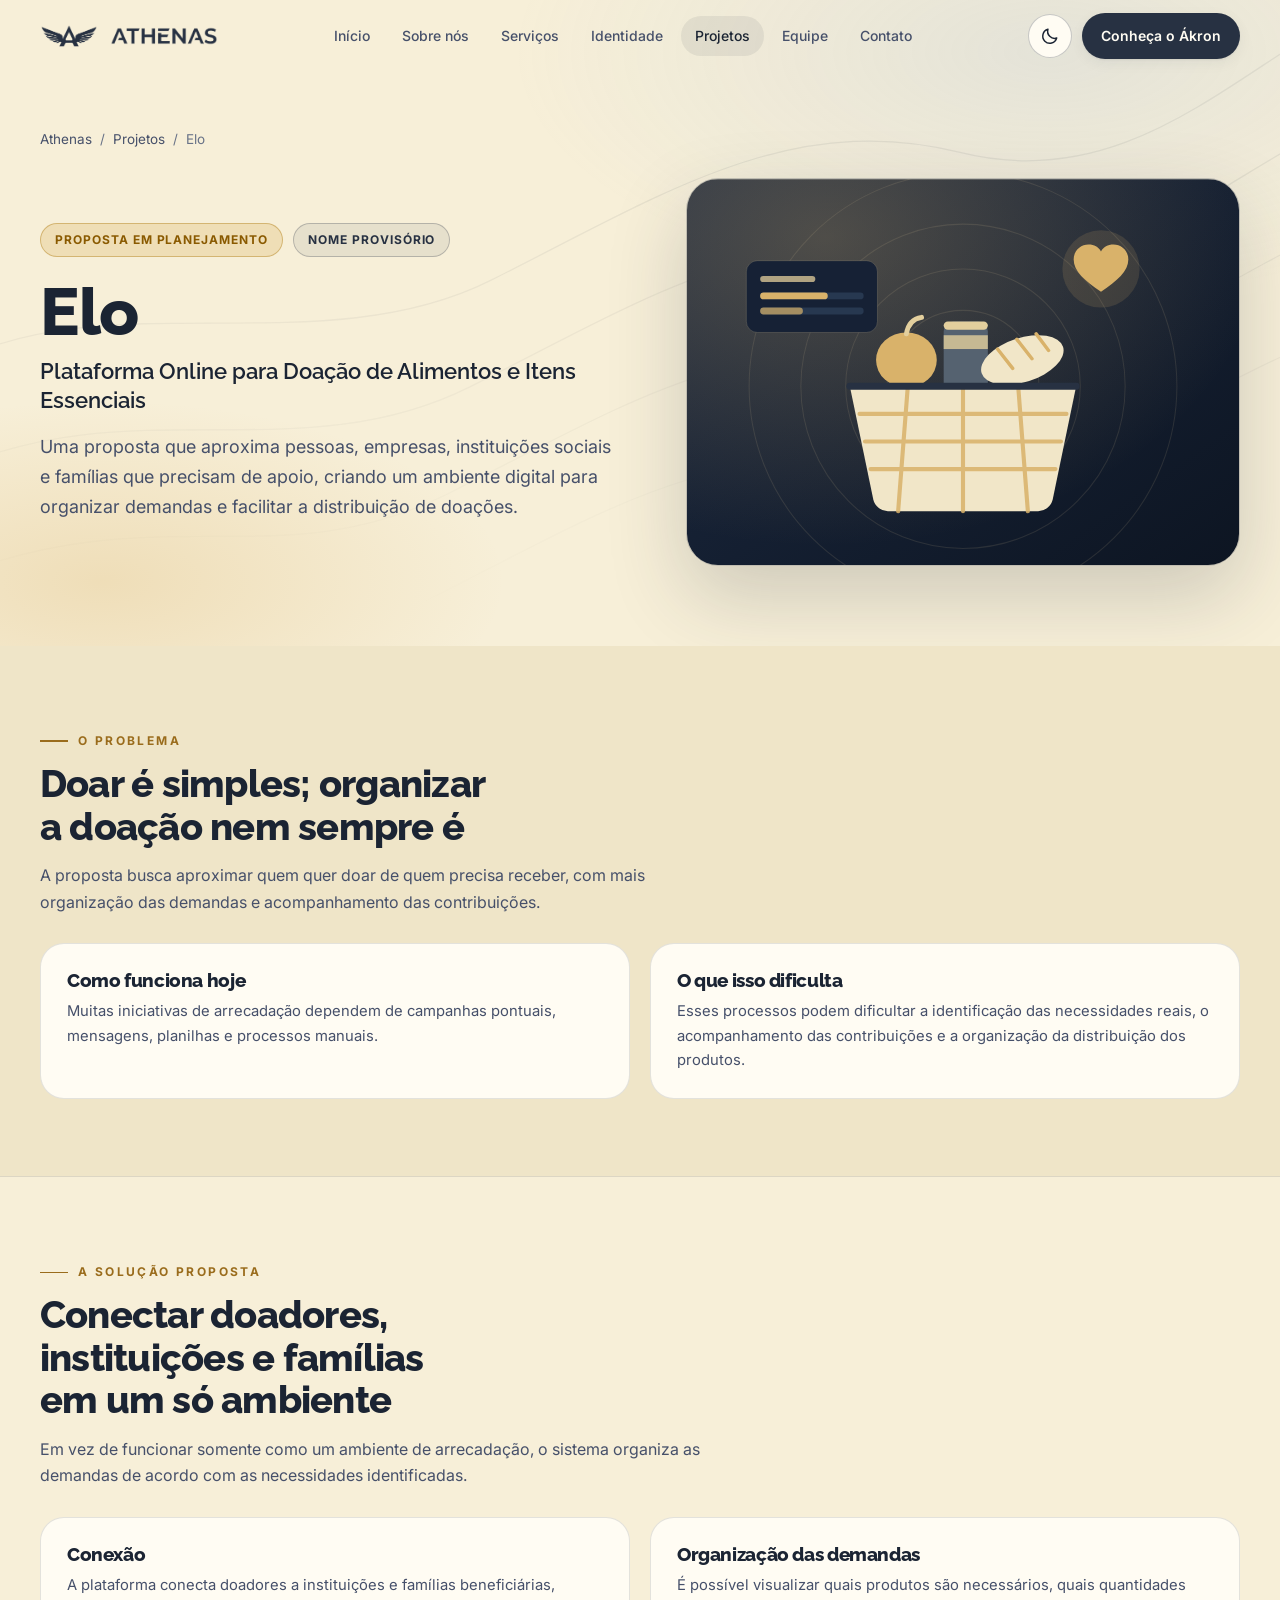
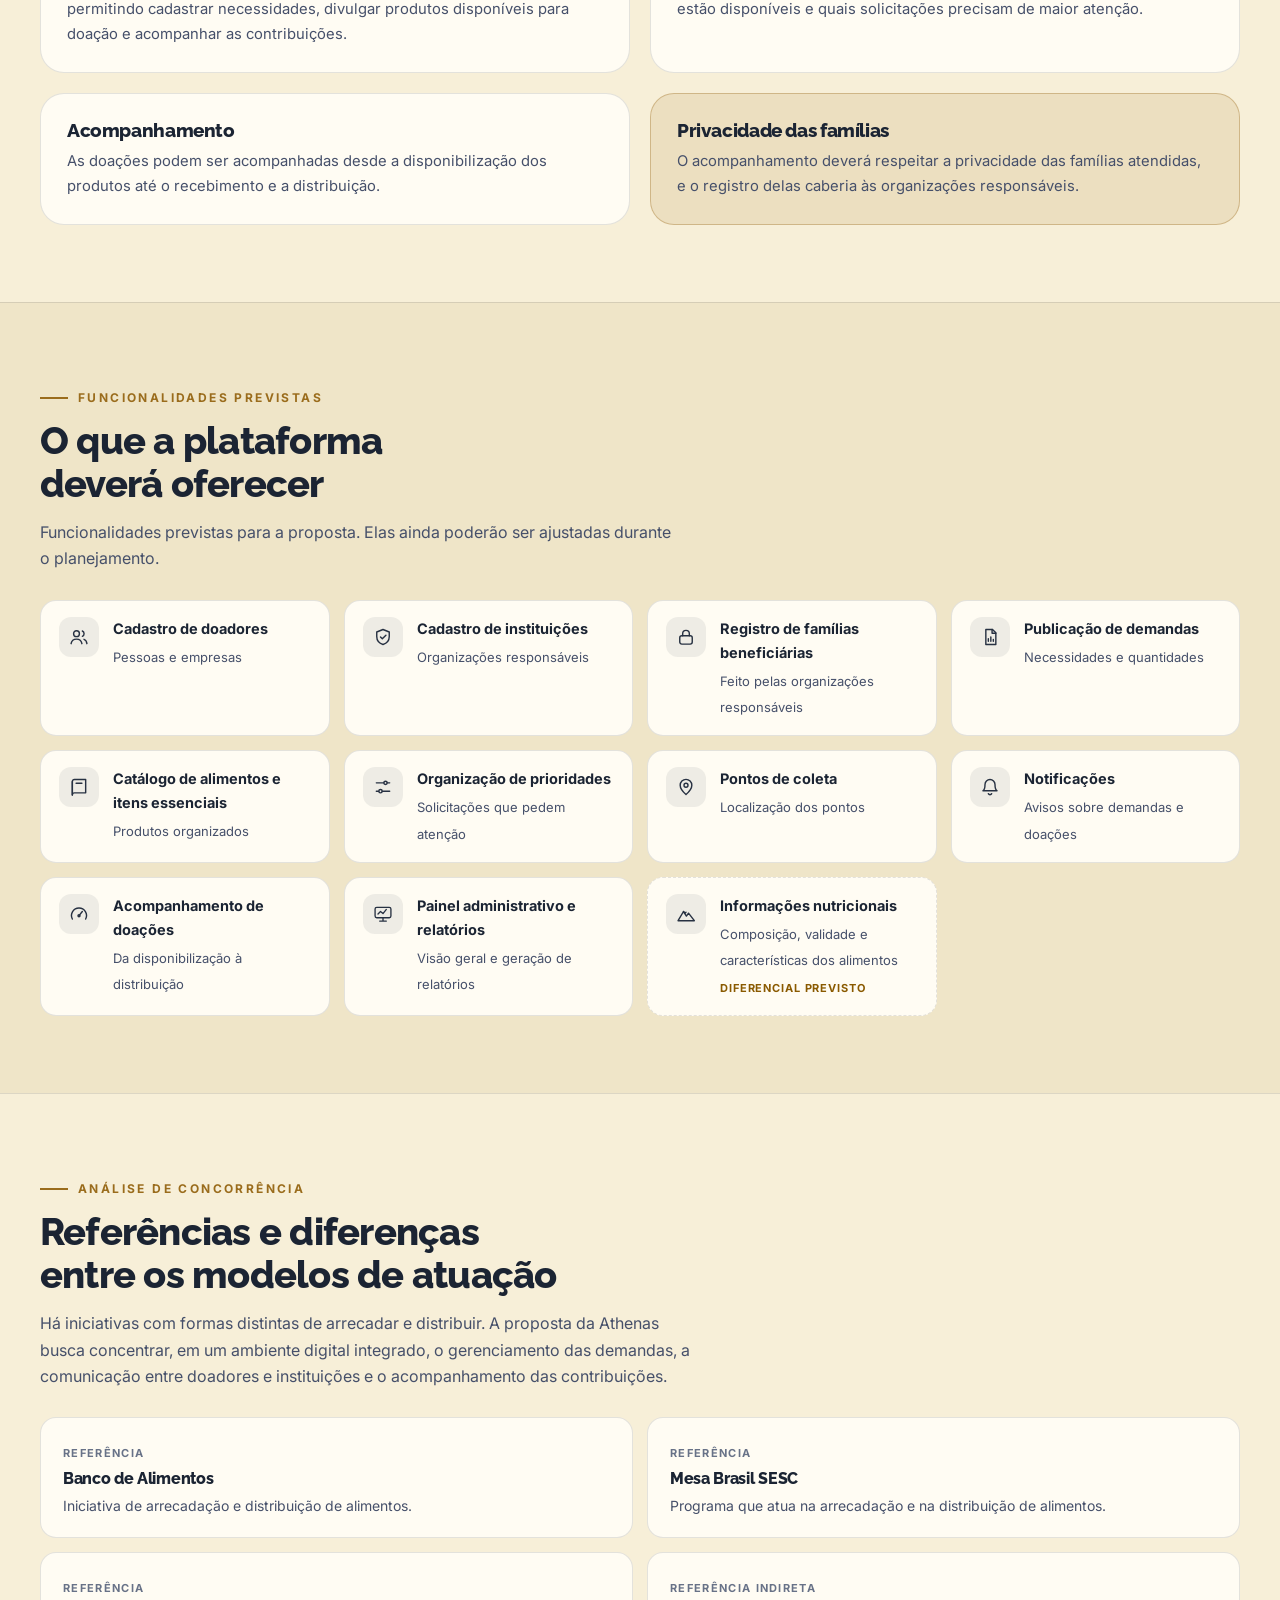
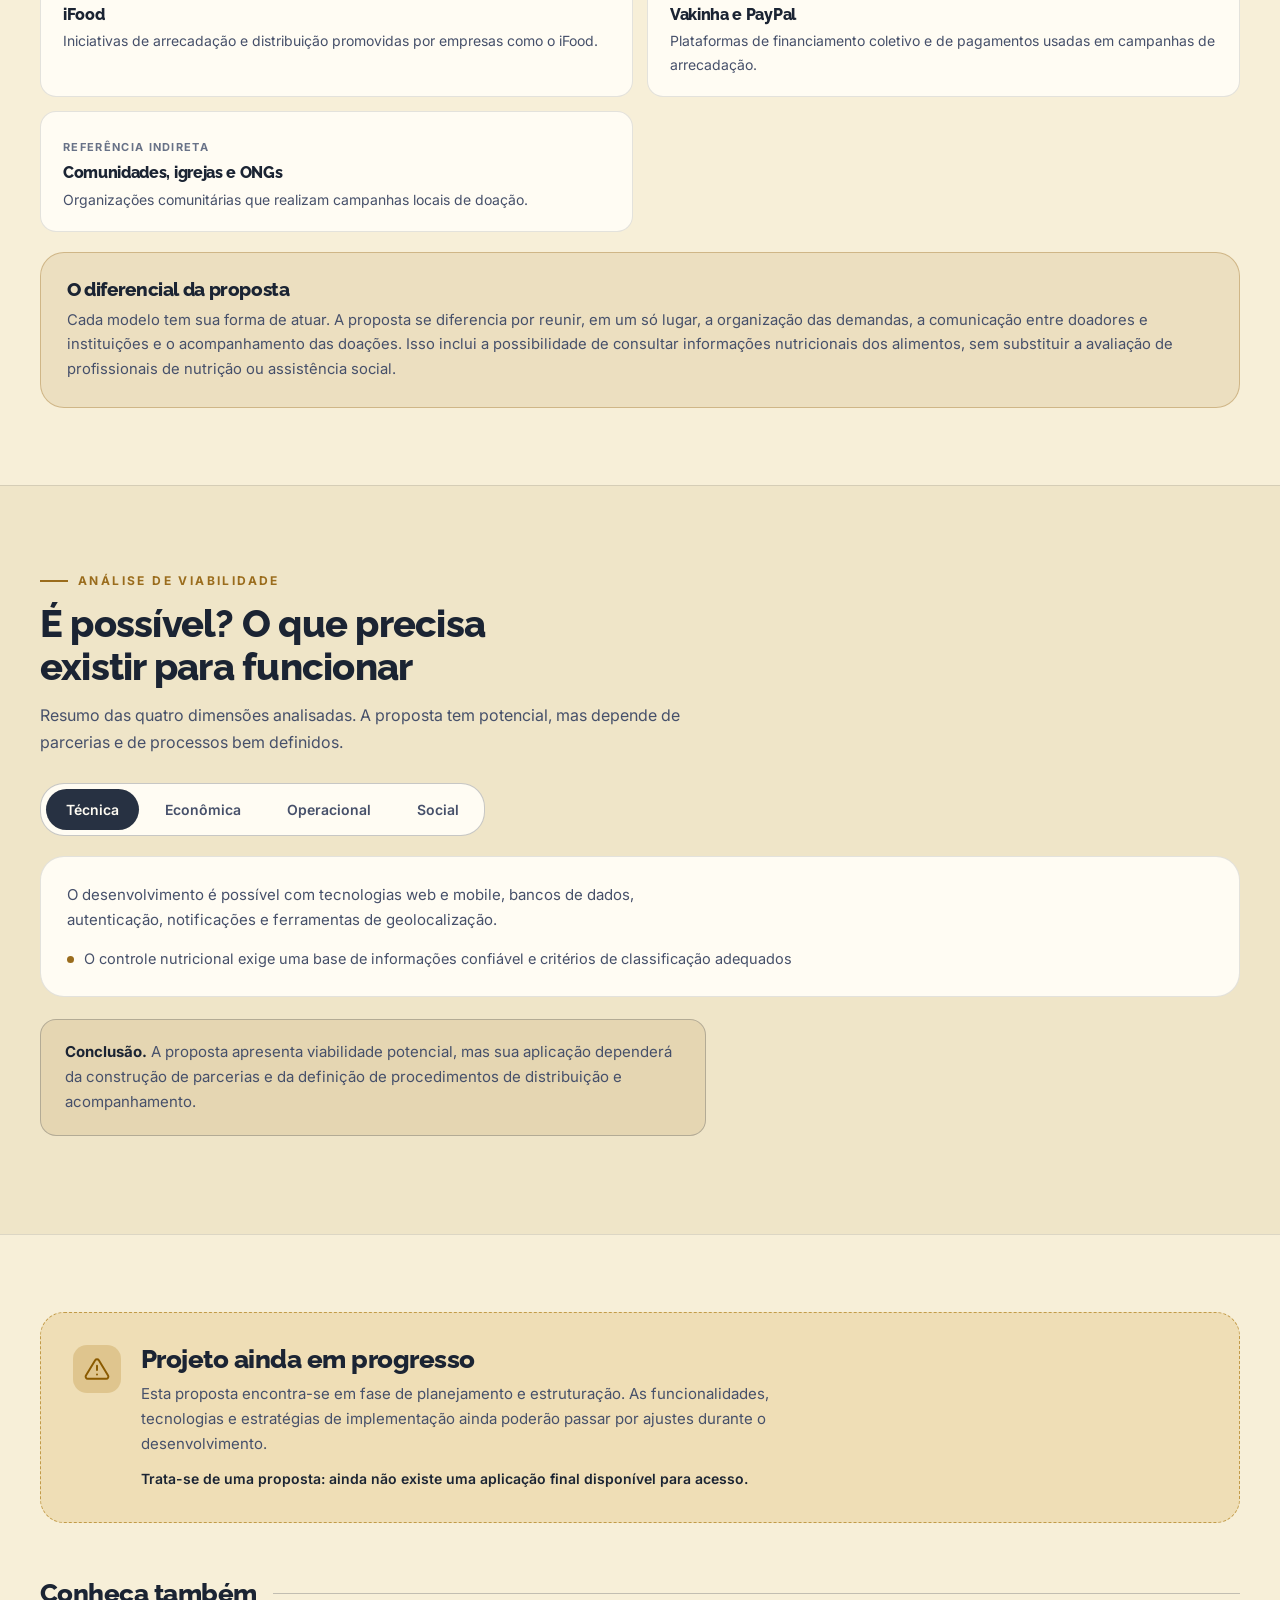
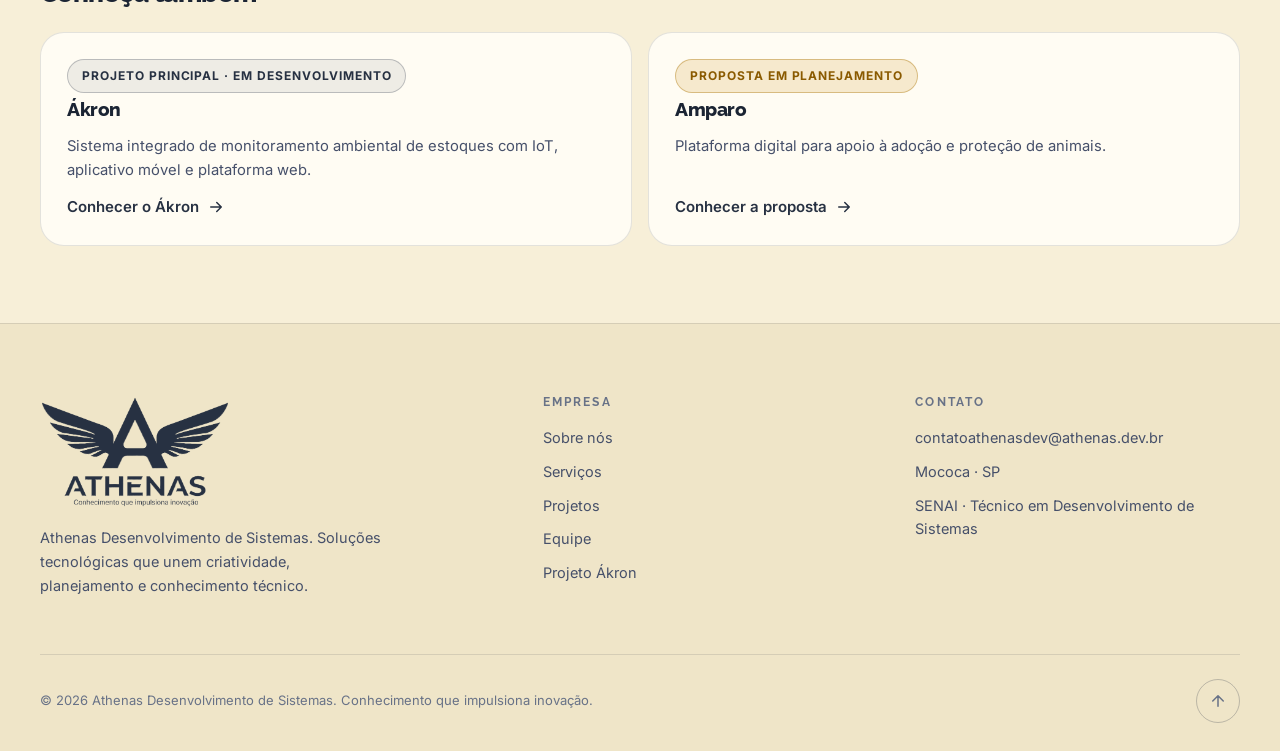
<file: projetos/doacao-alimentos.html>
<!DOCTYPE html>
<html lang="pt-br" data-theme="dark">

<head>
    <meta charset="UTF-8">
    <meta name="viewport" content="width=device-width, initial-scale=1.0">
    <title>Elo · Athenas</title>
    <meta name="description" content="Elo (nome provisório): proposta da Athenas de plataforma online para doação de alimentos e itens essenciais a famílias em vulnerabilidade. Projeto em fase de planejamento.">
    <meta name="theme-color" content="#0d1522">
    <meta property="og:title" content="Elo · Athenas">
    <meta property="og:description" content="Elo (nome provisório): proposta da Athenas de plataforma online para doação de alimentos e itens essenciais a famílias em vulnerabilidade. Projeto em fase de planejamento.">
    <meta property="og:image" content="../img/icon-512.png">
    <link rel="icon" type="image/png" href="../img/favicon.png">
    <link rel="apple-touch-icon" href="../img/apple-touch-icon.png">
    <link rel="stylesheet" href="../css/style.css">
    <link rel="stylesheet" href="../css/projetos.css">
    <script>
        (function () {
            var d = document.documentElement, t = null;
            d.classList.add('js');
            try { t = localStorage.getItem('athenas-tema'); } catch (e) { }
            if (!t) t = (window.matchMedia && matchMedia('(prefers-color-scheme: light)').matches) ? 'light' : 'dark';
            d.setAttribute('data-theme', t === 'light' ? 'light' : 'dark');
        })();
    </script>
</head>

<body>
<svg width="0" height="0" style="position:absolute" aria-hidden="true" focusable="false">
        <defs>
            <symbol id="i-sun" viewBox="0 0 24 24" fill="none" stroke="currentColor" stroke-width="1.8" stroke-linecap="round" stroke-linejoin="round"><circle cx="12" cy="12" r="4"/><path d="M12 2v2M12 20v2M4.9 4.9l1.4 1.4M17.7 17.7l1.4 1.4M2 12h2M20 12h2M4.9 19.1l1.4-1.4M17.7 6.3l1.4-1.4"/></symbol>
            <symbol id="i-moon" viewBox="0 0 24 24" fill="none" stroke="currentColor" stroke-width="1.8" stroke-linecap="round" stroke-linejoin="round"><path d="M20 14.5A8.5 8.5 0 0 1 9.5 4a8.5 8.5 0 1 0 10.5 10.5z"/></symbol>
            <symbol id="i-arrow" viewBox="0 0 24 24" fill="none" stroke="currentColor" stroke-width="2" stroke-linecap="round" stroke-linejoin="round"><path d="M5 12h14M13 6l6 6-6 6"/></symbol>
            <symbol id="i-up" viewBox="0 0 24 24" fill="none" stroke="currentColor" stroke-width="2" stroke-linecap="round" stroke-linejoin="round"><path d="M12 19V5M5 12l7-7 7 7"/></symbol>
            <symbol id="i-check" viewBox="0 0 24 24" fill="none" stroke="currentColor" stroke-width="3" stroke-linecap="round" stroke-linejoin="round"><path d="M20 6 9 17l-5-5"/></symbol>
            <symbol id="i-play" viewBox="0 0 24 24" fill="currentColor"><path d="M7 4.5v15a1 1 0 0 0 1.5.86l12.4-7.5a1 1 0 0 0 0-1.72L8.5 3.64A1 1 0 0 0 7 4.5z"/></symbol>
            <symbol id="i-temp" viewBox="0 0 24 24" fill="none" stroke="currentColor" stroke-width="1.7" stroke-linecap="round" stroke-linejoin="round"><path d="M14 14.8V5a2 2 0 1 0-4 0v9.8a4 4 0 1 0 4 0z"/><path d="M12 9v7"/></symbol>
            <symbol id="i-drop" viewBox="0 0 24 24" fill="none" stroke="currentColor" stroke-width="1.7" stroke-linecap="round" stroke-linejoin="round"><path d="M12 3s6 6.2 6 10.5a6 6 0 0 1-12 0C6 9.2 12 3 12 3z"/></symbol>
            <symbol id="i-noise" viewBox="0 0 24 24" fill="none" stroke="currentColor" stroke-width="1.7" stroke-linecap="round" stroke-linejoin="round"><path d="M11 5 6 9H3v6h3l5 4V5z"/><path d="M15.5 8.5a5 5 0 0 1 0 7M18.5 5.5a9 9 0 0 1 0 13"/></symbol>
            <symbol id="i-wind" viewBox="0 0 24 24" fill="none" stroke="currentColor" stroke-width="1.7" stroke-linecap="round" stroke-linejoin="round"><path d="M3 8h11a3 3 0 1 0-3-3M3 12h16a3 3 0 1 1-3 3M3 16h7a3 3 0 1 1-3 3"/></symbol>
            <symbol id="i-gauge" viewBox="0 0 24 24" fill="none" stroke="currentColor" stroke-width="1.7" stroke-linecap="round" stroke-linejoin="round"><path d="M4 18a9 9 0 1 1 16 0"/><path d="m12 14 4-5"/><circle cx="12" cy="14" r="1.2"/></symbol>
            <symbol id="i-uv" viewBox="0 0 24 24" fill="none" stroke="currentColor" stroke-width="1.7" stroke-linecap="round" stroke-linejoin="round"><circle cx="12" cy="12" r="3.5"/><path d="M12 3v2.5M12 18.5V21M3 12h2.5M18.5 12H21M5.6 5.6l1.8 1.8M16.6 16.6l1.8 1.8M5.6 18.4l1.8-1.8M16.6 7.4l1.8-1.8"/></symbol>
            <symbol id="i-cpu" viewBox="0 0 24 24" fill="none" stroke="currentColor" stroke-width="1.6" stroke-linecap="round" stroke-linejoin="round"><rect x="6" y="6" width="12" height="12" rx="2"/><rect x="9.5" y="9.5" width="5" height="5" rx=".8"/><path d="M9 2v3M15 2v3M9 19v3M15 19v3M2 9h3M2 15h3M19 9h3M19 15h3"/></symbol>
            <symbol id="i-net" viewBox="0 0 24 24" fill="none" stroke="currentColor" stroke-width="1.6" stroke-linecap="round" stroke-linejoin="round"><circle cx="12" cy="12" r="9"/><path d="M3 12h18M12 3c2.8 3 2.8 15 0 18M12 3c-2.8 3-2.8 15 0 18"/></symbol>
            <symbol id="i-server" viewBox="0 0 24 24" fill="none" stroke="currentColor" stroke-width="1.6" stroke-linecap="round" stroke-linejoin="round"><rect x="3" y="4" width="18" height="7" rx="2"/><rect x="3" y="13" width="18" height="7" rx="2"/><path d="M7 7.5h.01M7 16.5h.01"/></symbol>
            <symbol id="i-db" viewBox="0 0 24 24" fill="none" stroke="currentColor" stroke-width="1.6" stroke-linecap="round" stroke-linejoin="round"><ellipse cx="12" cy="5.5" rx="8" ry="3"/><path d="M4 5.5v6c0 1.7 3.6 3 8 3s8-1.3 8-3v-6M4 11.5v6c0 1.7 3.6 3 8 3s8-1.3 8-3v-6"/></symbol>
            <symbol id="i-monitor" viewBox="0 0 24 24" fill="none" stroke="currentColor" stroke-width="1.6" stroke-linecap="round" stroke-linejoin="round"><rect x="2.5" y="4" width="19" height="12.5" rx="2"/><path d="M8 20.5h8M12 16.5v4M6 12l3-3 3 2.5 4-5"/></symbol>
            <symbol id="i-phone" viewBox="0 0 24 24" fill="none" stroke="currentColor" stroke-width="1.6" stroke-linecap="round" stroke-linejoin="round"><rect x="6.5" y="2.5" width="11" height="19" rx="2.5"/><path d="M10.5 18.5h3"/></symbol>
            <symbol id="i-bell" viewBox="0 0 24 24" fill="none" stroke="currentColor" stroke-width="1.7" stroke-linecap="round" stroke-linejoin="round"><path d="M6 9a6 6 0 1 1 12 0c0 6 2.5 7.5 2.5 7.5h-17S6 15 6 9z"/><path d="M10 20a2.2 2.2 0 0 0 4 0"/></symbol>
            <symbol id="i-sliders" viewBox="0 0 24 24" fill="none" stroke="currentColor" stroke-width="1.7" stroke-linecap="round" stroke-linejoin="round"><path d="M4 7h9M17 7h3M4 17h3M11 17h9"/><circle cx="15" cy="7" r="2"/><circle cx="9" cy="17" r="2"/></symbol>
            <symbol id="i-report" viewBox="0 0 24 24" fill="none" stroke="currentColor" stroke-width="1.7" stroke-linecap="round" stroke-linejoin="round"><path d="M7 3h8l4 4v14H7z"/><path d="M14.5 3v4.5H19M10 17v-3M13 17v-5M16 17v-2"/></symbol>
            <symbol id="i-shield" viewBox="0 0 24 24" fill="none" stroke="currentColor" stroke-width="1.7" stroke-linecap="round" stroke-linejoin="round"><path d="M12 3 4.5 6v5.5c0 4.7 3.1 8.2 7.5 9.5 4.4-1.3 7.5-4.8 7.5-9.5V6L12 3z"/><path d="m9 12 2.2 2.2L15.5 10"/></symbol>
            <symbol id="i-code" viewBox="0 0 24 24" fill="none" stroke="currentColor" stroke-width="1.7" stroke-linecap="round" stroke-linejoin="round"><path d="m8 7-5 5 5 5M16 7l5 5-5 5M14 4l-4 16"/></symbol>
            <symbol id="i-eye" viewBox="0 0 24 24" fill="none" stroke="currentColor" stroke-width="1.7" stroke-linecap="round" stroke-linejoin="round"><path d="M2 12s3.6-7 10-7 10 7 10 7-3.6 7-10 7S2 12 2 12z"/><circle cx="12" cy="12" r="3"/></symbol>
            <symbol id="i-peak" viewBox="0 0 24 24" fill="none" stroke="currentColor" stroke-width="1.7" stroke-linecap="round" stroke-linejoin="round"><path d="m2.5 20 6.5-11 3.5 5.5 2.5-3.5 7 9z"/><path d="m9 9 1.7 2.2 1.3-1.2"/></symbol>
            <symbol id="i-alert" viewBox="0 0 24 24" fill="none" stroke="currentColor" stroke-width="1.8" stroke-linecap="round" stroke-linejoin="round"><path d="M10.3 3.9 1.8 18a2 2 0 0 0 1.7 3h17a2 2 0 0 0 1.7-3L13.7 3.9a2 2 0 0 0-3.4 0z"/><path d="M12 9v4M12 17h.01"/></symbol>
            <symbol id="i-users" viewBox="0 0 24 24" fill="none" stroke="currentColor" stroke-width="1.7" stroke-linecap="round" stroke-linejoin="round"><circle cx="9" cy="8" r="3.5"/><path d="M2.5 20c.6-3.6 3.2-5.5 6.5-5.5s5.9 1.9 6.5 5.5M16 4.8a3.5 3.5 0 0 1 0 6.4M18 14.8c2 .7 3.2 2.4 3.5 5.2"/></symbol>
            <symbol id="i-link" viewBox="0 0 24 24" fill="none" stroke="currentColor" stroke-width="1.7" stroke-linecap="round" stroke-linejoin="round"><path d="M10 14a4 4 0 0 0 5.7 0l3-3a4 4 0 0 0-5.7-5.7l-1 1M14 10a4 4 0 0 0-5.7 0l-3 3A4 4 0 0 0 11 18.7l1-1"/></symbol>
            <symbol id="i-lock" viewBox="0 0 24 24" fill="none" stroke="currentColor" stroke-width="1.7" stroke-linecap="round" stroke-linejoin="round"><rect x="4.5" y="10.5" width="15" height="10" rx="2.5"/><path d="M8 10.5V8a4 4 0 0 1 8 0v2.5"/></symbol>
            <symbol id="i-mail" viewBox="0 0 24 24" fill="none" stroke="currentColor" stroke-width="1.7" stroke-linecap="round" stroke-linejoin="round"><rect x="3" y="5" width="18" height="14" rx="2.5"/><path d="m4 7.5 8 6 8-6"/></symbol>
            <symbol id="i-pin" viewBox="0 0 24 24" fill="none" stroke="currentColor" stroke-width="1.7" stroke-linecap="round" stroke-linejoin="round"><path d="M12 21s-7-6.2-7-11.2a7 7 0 0 1 14 0C19 14.8 12 21 12 21z"/><circle cx="12" cy="9.8" r="2.4"/></symbol>
            <symbol id="i-book" viewBox="0 0 24 24" fill="none" stroke="currentColor" stroke-width="1.7" stroke-linecap="round" stroke-linejoin="round"><path d="M4 5.5A2.5 2.5 0 0 1 6.5 3H20v16H6.5A2.5 2.5 0 0 0 4 21.5z"/><path d="M4 5.5v16M8.5 7.5h7"/></symbol>
            <symbol id="i-gh" viewBox="0 0 24 24" fill="currentColor"><path d="M12 .5a11.5 11.5 0 0 0-3.64 22.41c.58.1.79-.25.79-.56v-2c-3.2.7-3.88-1.37-3.88-1.37-.52-1.33-1.28-1.69-1.28-1.69-1.04-.71.08-.7.08-.7 1.15.08 1.76 1.18 1.76 1.18 1.03 1.76 2.7 1.25 3.36.95.1-.74.4-1.25.73-1.54-2.55-.29-5.24-1.28-5.24-5.69 0-1.26.45-2.28 1.18-3.09-.12-.29-.51-1.46.11-3.05 0 0 .97-.31 3.17 1.18a11 11 0 0 1 5.78 0c2.2-1.49 3.17-1.18 3.17-1.18.62 1.59.23 2.76.11 3.05.74.81 1.18 1.83 1.18 3.09 0 4.42-2.7 5.4-5.26 5.68.41.36.78 1.06.78 2.14v3.17c0 .31.21.67.8.56A11.5 11.5 0 0 0 12 .5z"/></symbol>
        </defs>
    </svg>
    <div class="progress" id="progress"></div>

    <header class="site-header" id="header">
        <div class="container header-inner">
            <a href="../index.html#inicio" class="brand brand-ath" aria-label="Athenas — início">
                <span class="logo-mask logo-ath-symbol" role="img" aria-label="Símbolo da Athenas: um A com asas"></span>
                <span class="logo-mask logo-ath-wordmark" role="img" aria-label="Athenas"></span>
            </a>
            <nav class="nav" id="nav" aria-label="Principal">
                <ul>
                    <li><a href="../index.html#inicio">Início</a></li>
                    <li><a href="../index.html#sobre">Sobre nós</a></li>
                    <li><a href="../index.html#servicos">Serviços</a></li>
                    <li><a href="../index.html#identidade">Identidade</a></li>
                    <li><a href="../index.html#projetos" class="active" aria-current="page">Projetos</a></li>
                    <li><a href="../index.html#equipe">Equipe</a></li>
                    <li><a href="../index.html#contato">Contato</a></li>
                </ul>
            </nav>
            <div class="header-actions">
                <button class="theme-toggle" id="themeToggle" type="button" aria-label="Alternar entre tema claro e escuro">
                    <svg class="i-sun"><use href="#i-sun" /></svg>
                    <svg class="i-moon"><use href="#i-moon" /></svg>
                </button>
                <a href="../apresentacao.html" class="btn btn-primary btn-sm">Conheça o Ákron</a>
                <button class="menu-toggle" id="menuToggle" type="button" aria-expanded="false" aria-controls="nav" aria-label="Abrir menu">
                    <span></span><span></span><span></span>
                </button>
            </div>
        </div>
    </header>

    <main id="inicio">
        <section class="page-hero atmos">
            <div class="contours" aria-hidden="true"><svg viewBox="0 0 1200 800" preserveAspectRatio="xMidYMid slice"><path d="M-50 740C190 660 240 740 400 660S680 500 840 540 1100 460 1280 400"/><path d="M-50 640C150 560 260 640 420 560S700 400 860 440 1120 360 1280 300"/><path d="M-50 540C120 460 280 540 440 460S720 300 880 340 1140 260 1280 200"/><path d="M-50 440C100 360 300 440 460 360S740 200 900 240 1160 160 1280 100"/></svg></div>
            <div class="container">
                <nav class="crumbs reveal" aria-label="Você está em"><a href="../index.html">Athenas</a><span aria-hidden="true">/</span><a href="../index.html#projetos">Projetos</a><span aria-hidden="true">/</span><span aria-current="page">Elo</span></nav>
                <div class="page-hero-grid">
                    <div>
                        <div class="badge-row reveal"><span class="badge plan">Proposta em planejamento</span><span class="badge">Nome provisório</span></div>
                        <h1 class="reveal" style="--d:.06s">Elo</h1>
                        <p class="full-title reveal" style="--d:.1s">Plataforma Online para Doação de Alimentos e Itens Essenciais</p>
                        <p class="lead reveal" style="--d:.16s">Uma proposta que aproxima pessoas, empresas, instituições sociais e famílias que precisam de apoio, criando um ambiente digital para organizar demandas e facilitar a distribuição de doações.</p>
                    </div>
                    <div class="hero-art reveal" style="--d:.2s"><img src="../img/projetos/doacao-alimentos.svg" alt="Ilustração com cesta de alimentos, coração e cartão de demandas"></div>
                </div>
            </div>
        </section>

        <section class="pj-section alt" id="problema">
            <div class="container">
                <div class="reveal"><span class="eyebrow">O problema</span><h2>Doar é simples; organizar a doação nem sempre é</h2><p class="lead">A proposta busca aproximar quem quer doar de quem precisa receber, com mais organização das demandas e acompanhamento das contribuições.</p></div>
                <div class="pj-two"><article class="info-card reveal"><h3>Como funciona hoje</h3><p>Muitas iniciativas de arrecadação dependem de campanhas pontuais, mensagens, planilhas e processos manuais.</p></article><article class="info-card reveal"><h3>O que isso dificulta</h3><p>Esses processos podem dificultar a identificação das necessidades reais, o acompanhamento das contribuições e a organização da distribuição dos produtos.</p></article></div>
            </div>
        </section>

        <section class="pj-section" id="solucao">
            <div class="container">
                <div class="reveal"><span class="eyebrow">A solução proposta</span><h2>Conectar doadores, instituições e famílias em um só ambiente</h2><p class="lead">Em vez de funcionar somente como um ambiente de arrecadação, o sistema organiza as demandas de acordo com as necessidades identificadas.</p></div>
                <div class="grid g-2" style="margin-top:28px"><article class="info-card reveal"><h3>Conexão</h3><p>A plataforma conecta doadores a instituições e famílias beneficiárias, permitindo cadastrar necessidades, divulgar produtos disponíveis para doação e acompanhar as contribuições.</p></article><article class="info-card reveal" style="--d:.06s"><h3>Organização das demandas</h3><p>É possível visualizar quais produtos são necessários, quais quantidades estão disponíveis e quais solicitações precisam de maior atenção.</p></article><article class="info-card reveal" style="--d:.12s"><h3>Acompanhamento</h3><p>As doações podem ser acompanhadas desde a disponibilização dos produtos até o recebimento e a distribuição.</p></article><article class="info-card reveal accent" style="--d:.18s"><h3>Privacidade das famílias</h3><p>O acompanhamento deverá respeitar a privacidade das famílias atendidas, e o registro delas caberia às organizações responsáveis.</p></article></div>
            </div>
        </section>

        <section class="pj-section alt" id="funcionalidades">
            <div class="container">
                <div class="reveal"><span class="eyebrow">Funcionalidades previstas</span><h2>O que a plataforma deverá oferecer</h2><p class="lead">Funcionalidades previstas para a proposta. Elas ainda poderão ser ajustadas durante o planejamento.</p></div>
                <div class="fn-grid"><div class="fn reveal"><div class="icon-chip"><svg><use href="#i-users" /></svg></div><div><b>Cadastro de doadores</b><span>Pessoas e empresas</span></div></div><div class="fn reveal"><div class="icon-chip"><svg><use href="#i-shield" /></svg></div><div><b>Cadastro de instituições</b><span>Organizações responsáveis</span></div></div><div class="fn reveal"><div class="icon-chip"><svg><use href="#i-lock" /></svg></div><div><b>Registro de famílias beneficiárias</b><span>Feito pelas organizações responsáveis</span></div></div><div class="fn reveal"><div class="icon-chip"><svg><use href="#i-report" /></svg></div><div><b>Publicação de demandas</b><span>Necessidades e quantidades</span></div></div><div class="fn reveal"><div class="icon-chip"><svg><use href="#i-book" /></svg></div><div><b>Catálogo de alimentos e itens essenciais</b><span>Produtos organizados</span></div></div><div class="fn reveal"><div class="icon-chip"><svg><use href="#i-sliders" /></svg></div><div><b>Organização de prioridades</b><span>Solicitações que pedem atenção</span></div></div><div class="fn reveal"><div class="icon-chip"><svg><use href="#i-pin" /></svg></div><div><b>Pontos de coleta</b><span>Localização dos pontos</span></div></div><div class="fn reveal"><div class="icon-chip"><svg><use href="#i-bell" /></svg></div><div><b>Notificações</b><span>Avisos sobre demandas e doações</span></div></div><div class="fn reveal"><div class="icon-chip"><svg><use href="#i-gauge" /></svg></div><div><b>Acompanhamento de doações</b><span>Da disponibilização à distribuição</span></div></div><div class="fn reveal"><div class="icon-chip"><svg><use href="#i-monitor" /></svg></div><div><b>Painel administrativo e relatórios</b><span>Visão geral e geração de relatórios</span></div></div><div class="fn reveal later"><div class="icon-chip"><svg><use href="#i-peak" /></svg></div><div><b>Informações nutricionais</b><span>Composição, validade e características dos alimentos</span><span class="tagl">Diferencial previsto</span></div></div></div>
            </div>
        </section>

        <section class="pj-section" id="concorrencia">
            <div class="container">
                <div class="reveal"><span class="eyebrow">Análise de concorrência</span><h2>Referências e diferenças entre os modelos de atuação</h2><p class="lead">Há iniciativas com formas distintas de arrecadar e distribuir. A proposta da Athenas busca concentrar, em um ambiente digital integrado, o gerenciamento das demandas, a comunicação entre doadores e instituições e o acompanhamento das contribuições.</p></div>
                <div class="rivals"><article class="rival reveal"><small>Referência</small><h3>Banco de Alimentos</h3><p>Iniciativa de arrecadação e distribuição de alimentos.</p></article><article class="rival reveal"><small>Referência</small><h3>Mesa Brasil SESC</h3><p>Programa que atua na arrecadação e na distribuição de alimentos.</p></article><article class="rival reveal"><small>Referência</small><h3>iFood</h3><p>Iniciativas de arrecadação e distribuição promovidas por empresas como o iFood.</p></article><article class="rival reveal"><small>Referência indireta</small><h3>Vakinha e PayPal</h3><p>Plataformas de financiamento coletivo e de pagamentos usadas em campanhas de arrecadação.</p></article><article class="rival reveal"><small>Referência indireta</small><h3>Comunidades, igrejas e ONGs</h3><p>Organizações comunitárias que realizam campanhas locais de doação.</p></article></div>
                <div class="info-card accent diff reveal"><h3>O diferencial da proposta</h3><p>Cada modelo tem sua forma de atuar. A proposta se diferencia por reunir, em um só lugar, a organização das demandas, a comunicação entre doadores e instituições e o acompanhamento das doações. Isso inclui a possibilidade de consultar informações nutricionais dos alimentos, sem substituir a avaliação de profissionais de nutrição ou assistência social.</p></div>
            </div>
        </section>

        <section class="pj-section alt" id="viabilidade">
            <div class="container">
                <div class="reveal"><span class="eyebrow">Análise de viabilidade</span><h2>É possível? O que precisa existir para funcionar</h2><p class="lead">Resumo das quatro dimensões analisadas. A proposta tem potencial, mas depende de parcerias e de processos bem definidos.</p></div>
                <div class="via-tabs reveal">
                    <div class="tabs" role="tablist" aria-label="Dimensões da viabilidade"><button class="tab" role="tab" id="tab-tec" aria-selected="true" aria-controls="panel-tec">Técnica</button><button class="tab" role="tab" id="tab-eco" aria-selected="false" aria-controls="panel-eco">Econômica</button><button class="tab" role="tab" id="tab-ope" aria-selected="false" aria-controls="panel-ope">Operacional</button><button class="tab" role="tab" id="tab-soc" aria-selected="false" aria-controls="panel-soc">Social</button></div>
                    <div class="via-panel" role="tabpanel" id="panel-tec" aria-labelledby="tab-tec"><p>O desenvolvimento é possível com tecnologias web e mobile, bancos de dados, autenticação, notificações e ferramentas de geolocalização.</p><ul><li>O controle nutricional exige uma base de informações confiável e critérios de classificação adequados</li></ul></div>
<div class="via-panel" role="tabpanel" id="panel-eco" aria-labelledby="tab-eco" hidden><p>A primeira versão poderá utilizar tecnologias de baixo custo.</p><ul><li>A manutenção e a expansão dependerão de parcerias com empresas, organizações e instituições sociais</li></ul></div>
<div class="via-panel" role="tabpanel" id="panel-ope" aria-labelledby="tab-ope" hidden><p>Será necessário estabelecer processos de validação e de registro.</p><ul><li>Validação de doadores, instituições e demandas</li><li>Mecanismos de registro e confirmação do recebimento das contribuições</li></ul></div>
<div class="via-panel" role="tabpanel" id="panel-soc" aria-labelledby="tab-soc" hidden><p>A proposta apresenta potencial para facilitar a comunicação entre quem deseja doar e quem necessita de auxílio.</p><ul><li>Contribuir para a organização de campanhas</li><li>Melhorar o acompanhamento da distribuição de alimentos e itens essenciais</li></ul></div>

                </div>
                <div class="callout gold conclusion reveal"><b>Conclusão.</b> A proposta apresenta viabilidade potencial, mas sua aplicação dependerá da construção de parcerias e da definição de procedimentos de distribuição e acompanhamento.</div>
            </div>
        </section>

        <section class="pj-section" id="aviso">
            <div class="container">
                <div class="notice reveal" role="note">
                    <div class="ic" aria-hidden="true"><svg><use href="#i-alert" /></svg></div>
                    <div>
                        <h2>Projeto ainda em progresso</h2>
                        <p>Esta proposta encontra-se em fase de planejamento e estruturação. As funcionalidades, tecnologias e estratégias de implementação ainda poderão passar por ajustes durante o desenvolvimento.</p>
                        <p class="no-app">Trata-se de uma proposta: ainda não existe uma aplicação final disponível para acesso.</p>
                    </div>
                </div>
                <div class="subhead reveal" style="margin-top:56px"><h3>Conheça também</h3></div>
                <div class="other-projects"><a class="info-card reveal" href="../apresentacao.html"><span class="badge " style="align-self:flex-start">Projeto principal · em desenvolvimento</span><h3>Ákron</h3><p>Sistema integrado de monitoramento ambiental de estoques com IoT, aplicativo móvel e plataforma web.</p><span class="prop-link">Conhecer o Ákron <svg><use href="#i-arrow" /></svg></span></a><a class="info-card reveal" href="protecao-animal.html"><span class="badge plan" style="align-self:flex-start">Proposta em planejamento</span><h3>Amparo</h3><p>Plataforma digital para apoio à adoção e proteção de animais.</p><span class="prop-link">Conhecer a proposta <svg><use href="#i-arrow" /></svg></span></a></div>
            </div>
        </section>
    </main>

    <footer class="site-footer">
        <div class="container footer-grid">
            <div class="footer-brand">
                <span class="logo-mask logo-ath-full" role="img" aria-label="Logo da Athenas"></span>
                <p>Athenas Desenvolvimento de Sistemas. Soluções tecnológicas que unem criatividade, planejamento e conhecimento técnico.</p>
            </div>
            <div>
                <h4>Empresa</h4>
                <ul>
                    <li><a href="../index.html#sobre">Sobre nós</a></li>
                    <li><a href="../index.html#servicos">Serviços</a></li>
                    <li><a href="../index.html#projetos">Projetos</a></li>
                    <li><a href="../index.html#equipe">Equipe</a></li>
                    <li><a href="../apresentacao.html">Projeto Ákron</a></li>
                </ul>
            </div>
            <div>
                <h4>Contato</h4>
                <ul>
                    <li><a href="mailto:contatoathenasdev@athenas.dev.br?subject=Contato%20pelo%20site%20da%20Athenas" data-mail-link>contatoathenasdev@athenas.dev.br</a></li>
                    <li>Mococa · SP</li>
                    <li>SENAI · Técnico em Desenvolvimento de Sistemas</li>
                </ul>
            </div>
        </div>
        <div class="container footer-bottom">
            <p>© <span data-year>2026</span> Athenas Desenvolvimento de Sistemas. Conhecimento que impulsiona inovação.</p>
            <a href="#inicio" class="to-top" aria-label="Voltar ao topo"><svg><use href="#i-up" /></svg></a>
        </div>
    </footer>

    <script src="../js/main.js"></script>
</body>

</html>
</file>
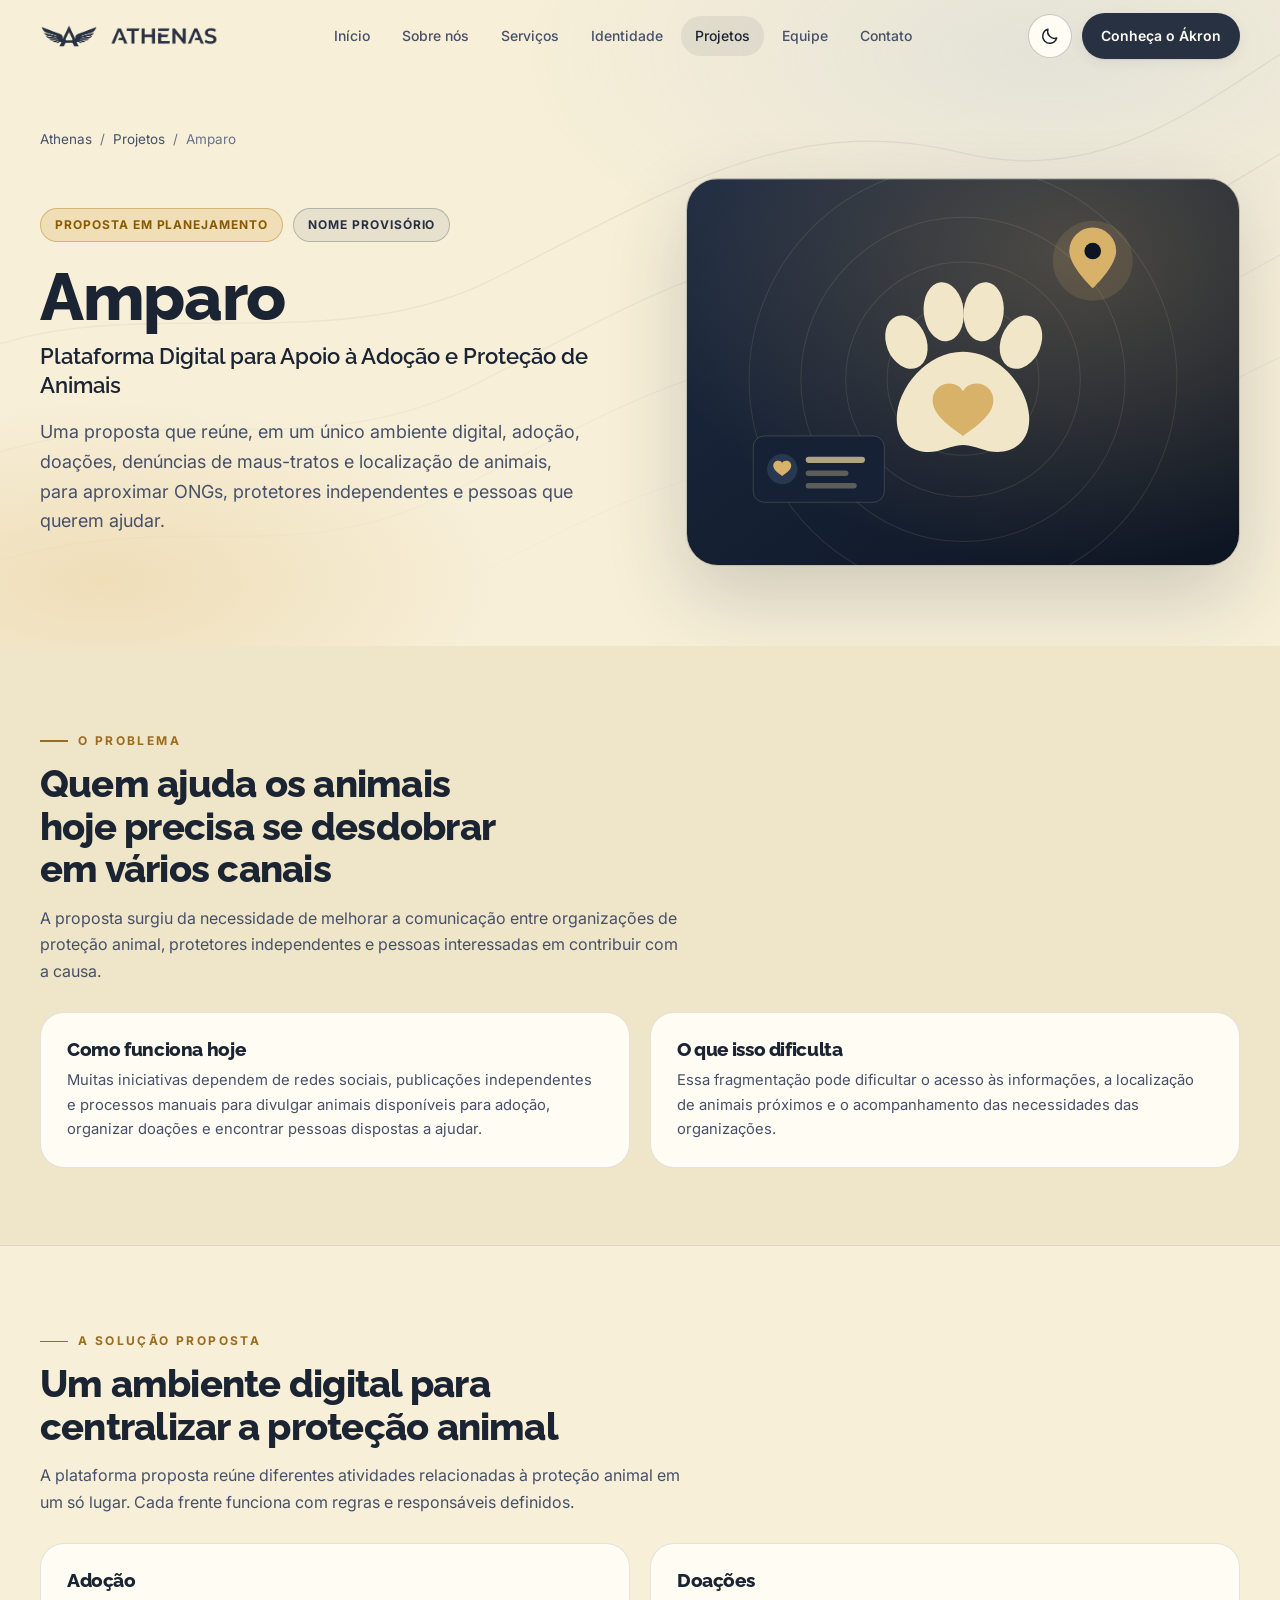
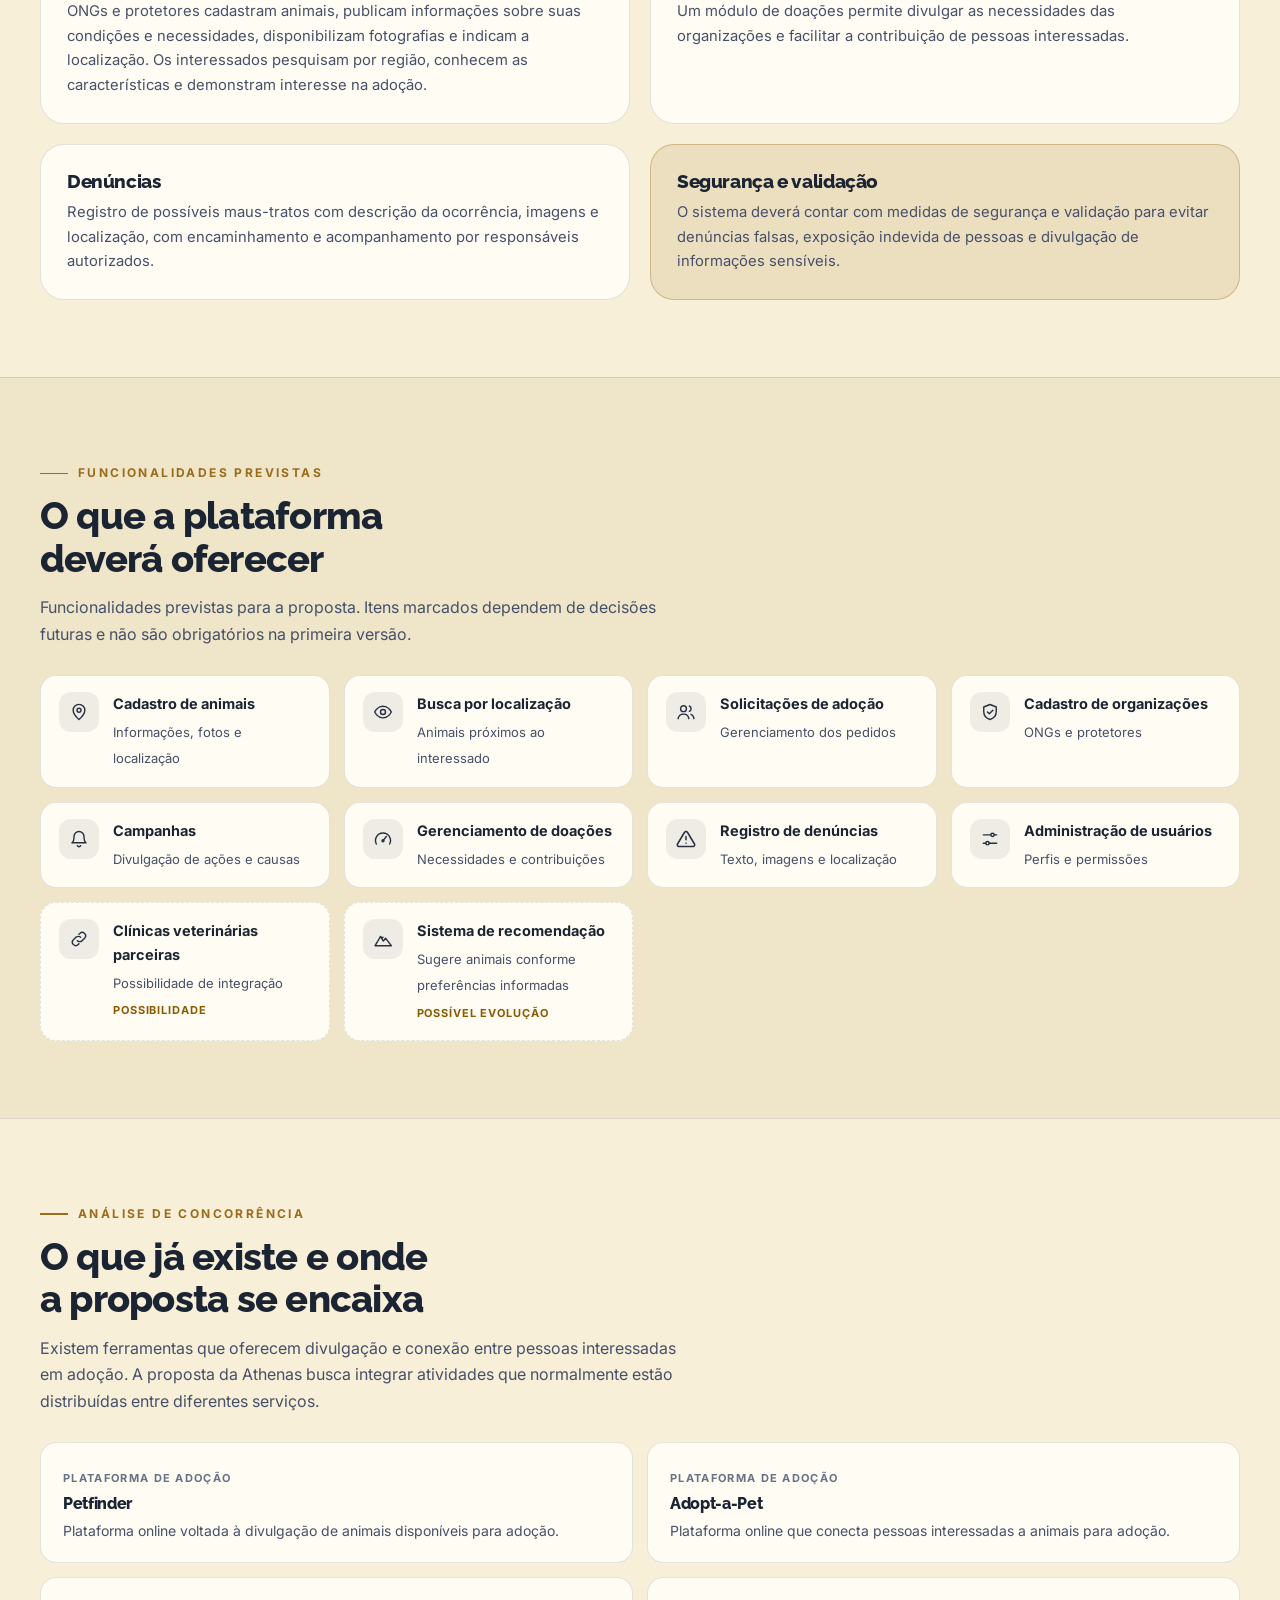
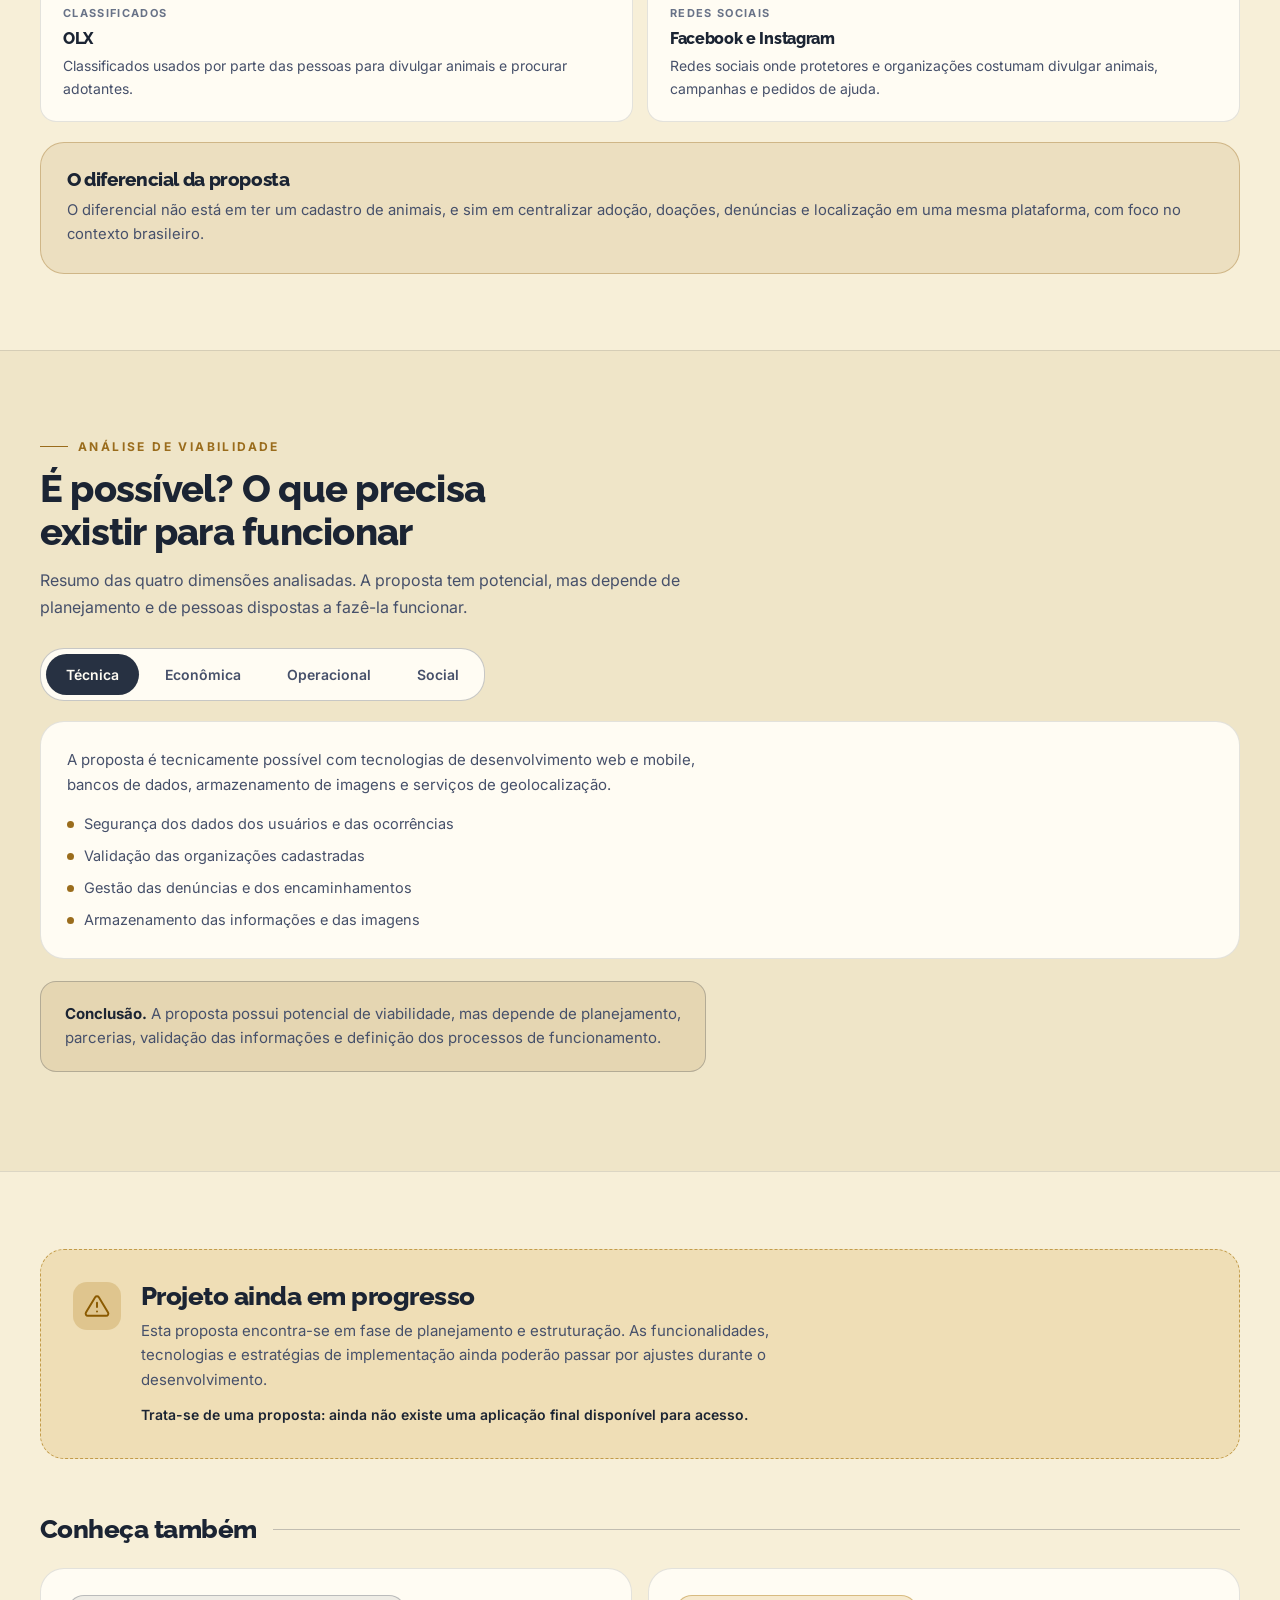
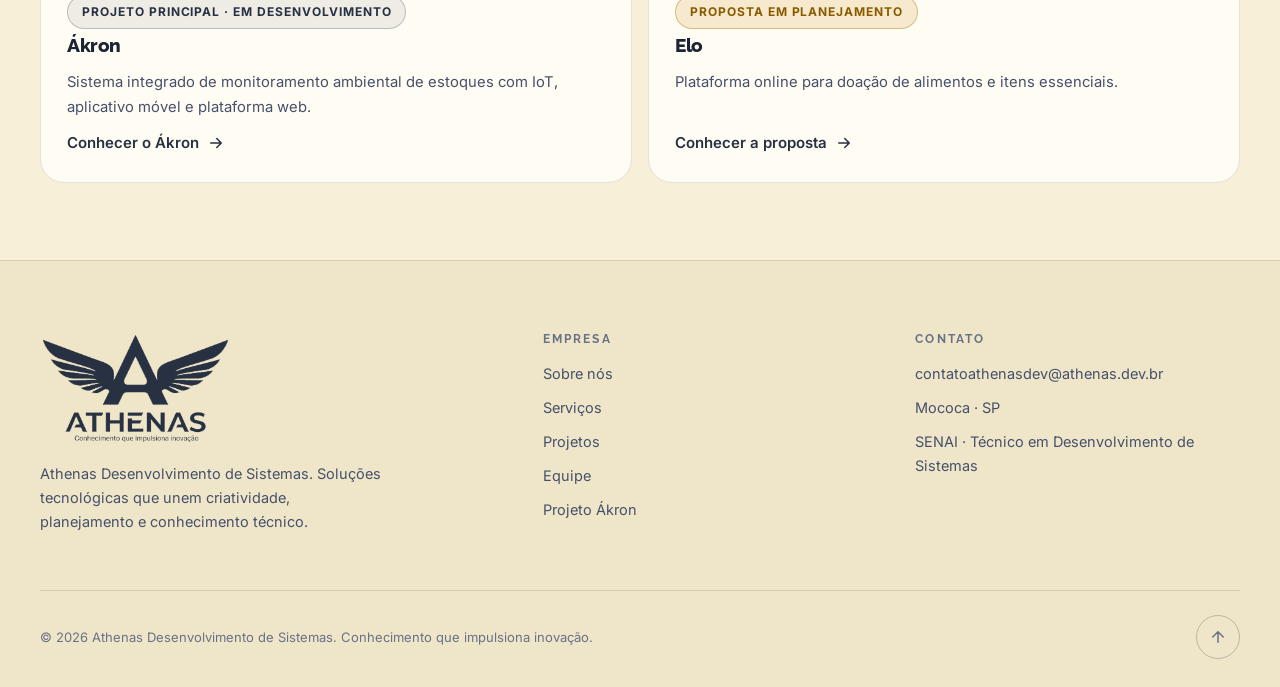
<file: projetos/protecao-animal.html>
<!DOCTYPE html>
<html lang="pt-br" data-theme="dark">

<head>
    <meta charset="UTF-8">
    <meta name="viewport" content="width=device-width, initial-scale=1.0">
    <title>Amparo · Athenas</title>
    <meta name="description" content="Amparo (nome provisório): proposta da Athenas de plataforma digital para apoio à adoção e proteção de animais. Projeto em fase de planejamento.">
    <meta name="theme-color" content="#0d1522">
    <meta property="og:title" content="Amparo · Athenas">
    <meta property="og:description" content="Amparo (nome provisório): proposta da Athenas de plataforma digital para apoio à adoção e proteção de animais. Projeto em fase de planejamento.">
    <meta property="og:image" content="../img/icon-512.png">
    <link rel="icon" type="image/png" href="../img/favicon.png">
    <link rel="apple-touch-icon" href="../img/apple-touch-icon.png">
    <link rel="stylesheet" href="../css/style.css">
    <link rel="stylesheet" href="../css/projetos.css">
    <script>
        (function () {
            var d = document.documentElement, t = null;
            d.classList.add('js');
            try { t = localStorage.getItem('athenas-tema'); } catch (e) { }
            if (!t) t = (window.matchMedia && matchMedia('(prefers-color-scheme: light)').matches) ? 'light' : 'dark';
            d.setAttribute('data-theme', t === 'light' ? 'light' : 'dark');
        })();
    </script>
</head>

<body>
<svg width="0" height="0" style="position:absolute" aria-hidden="true" focusable="false">
        <defs>
            <symbol id="i-sun" viewBox="0 0 24 24" fill="none" stroke="currentColor" stroke-width="1.8" stroke-linecap="round" stroke-linejoin="round"><circle cx="12" cy="12" r="4"/><path d="M12 2v2M12 20v2M4.9 4.9l1.4 1.4M17.7 17.7l1.4 1.4M2 12h2M20 12h2M4.9 19.1l1.4-1.4M17.7 6.3l1.4-1.4"/></symbol>
            <symbol id="i-moon" viewBox="0 0 24 24" fill="none" stroke="currentColor" stroke-width="1.8" stroke-linecap="round" stroke-linejoin="round"><path d="M20 14.5A8.5 8.5 0 0 1 9.5 4a8.5 8.5 0 1 0 10.5 10.5z"/></symbol>
            <symbol id="i-arrow" viewBox="0 0 24 24" fill="none" stroke="currentColor" stroke-width="2" stroke-linecap="round" stroke-linejoin="round"><path d="M5 12h14M13 6l6 6-6 6"/></symbol>
            <symbol id="i-up" viewBox="0 0 24 24" fill="none" stroke="currentColor" stroke-width="2" stroke-linecap="round" stroke-linejoin="round"><path d="M12 19V5M5 12l7-7 7 7"/></symbol>
            <symbol id="i-check" viewBox="0 0 24 24" fill="none" stroke="currentColor" stroke-width="3" stroke-linecap="round" stroke-linejoin="round"><path d="M20 6 9 17l-5-5"/></symbol>
            <symbol id="i-play" viewBox="0 0 24 24" fill="currentColor"><path d="M7 4.5v15a1 1 0 0 0 1.5.86l12.4-7.5a1 1 0 0 0 0-1.72L8.5 3.64A1 1 0 0 0 7 4.5z"/></symbol>
            <symbol id="i-temp" viewBox="0 0 24 24" fill="none" stroke="currentColor" stroke-width="1.7" stroke-linecap="round" stroke-linejoin="round"><path d="M14 14.8V5a2 2 0 1 0-4 0v9.8a4 4 0 1 0 4 0z"/><path d="M12 9v7"/></symbol>
            <symbol id="i-drop" viewBox="0 0 24 24" fill="none" stroke="currentColor" stroke-width="1.7" stroke-linecap="round" stroke-linejoin="round"><path d="M12 3s6 6.2 6 10.5a6 6 0 0 1-12 0C6 9.2 12 3 12 3z"/></symbol>
            <symbol id="i-noise" viewBox="0 0 24 24" fill="none" stroke="currentColor" stroke-width="1.7" stroke-linecap="round" stroke-linejoin="round"><path d="M11 5 6 9H3v6h3l5 4V5z"/><path d="M15.5 8.5a5 5 0 0 1 0 7M18.5 5.5a9 9 0 0 1 0 13"/></symbol>
            <symbol id="i-wind" viewBox="0 0 24 24" fill="none" stroke="currentColor" stroke-width="1.7" stroke-linecap="round" stroke-linejoin="round"><path d="M3 8h11a3 3 0 1 0-3-3M3 12h16a3 3 0 1 1-3 3M3 16h7a3 3 0 1 1-3 3"/></symbol>
            <symbol id="i-gauge" viewBox="0 0 24 24" fill="none" stroke="currentColor" stroke-width="1.7" stroke-linecap="round" stroke-linejoin="round"><path d="M4 18a9 9 0 1 1 16 0"/><path d="m12 14 4-5"/><circle cx="12" cy="14" r="1.2"/></symbol>
            <symbol id="i-uv" viewBox="0 0 24 24" fill="none" stroke="currentColor" stroke-width="1.7" stroke-linecap="round" stroke-linejoin="round"><circle cx="12" cy="12" r="3.5"/><path d="M12 3v2.5M12 18.5V21M3 12h2.5M18.5 12H21M5.6 5.6l1.8 1.8M16.6 16.6l1.8 1.8M5.6 18.4l1.8-1.8M16.6 7.4l1.8-1.8"/></symbol>
            <symbol id="i-cpu" viewBox="0 0 24 24" fill="none" stroke="currentColor" stroke-width="1.6" stroke-linecap="round" stroke-linejoin="round"><rect x="6" y="6" width="12" height="12" rx="2"/><rect x="9.5" y="9.5" width="5" height="5" rx=".8"/><path d="M9 2v3M15 2v3M9 19v3M15 19v3M2 9h3M2 15h3M19 9h3M19 15h3"/></symbol>
            <symbol id="i-net" viewBox="0 0 24 24" fill="none" stroke="currentColor" stroke-width="1.6" stroke-linecap="round" stroke-linejoin="round"><circle cx="12" cy="12" r="9"/><path d="M3 12h18M12 3c2.8 3 2.8 15 0 18M12 3c-2.8 3-2.8 15 0 18"/></symbol>
            <symbol id="i-server" viewBox="0 0 24 24" fill="none" stroke="currentColor" stroke-width="1.6" stroke-linecap="round" stroke-linejoin="round"><rect x="3" y="4" width="18" height="7" rx="2"/><rect x="3" y="13" width="18" height="7" rx="2"/><path d="M7 7.5h.01M7 16.5h.01"/></symbol>
            <symbol id="i-db" viewBox="0 0 24 24" fill="none" stroke="currentColor" stroke-width="1.6" stroke-linecap="round" stroke-linejoin="round"><ellipse cx="12" cy="5.5" rx="8" ry="3"/><path d="M4 5.5v6c0 1.7 3.6 3 8 3s8-1.3 8-3v-6M4 11.5v6c0 1.7 3.6 3 8 3s8-1.3 8-3v-6"/></symbol>
            <symbol id="i-monitor" viewBox="0 0 24 24" fill="none" stroke="currentColor" stroke-width="1.6" stroke-linecap="round" stroke-linejoin="round"><rect x="2.5" y="4" width="19" height="12.5" rx="2"/><path d="M8 20.5h8M12 16.5v4M6 12l3-3 3 2.5 4-5"/></symbol>
            <symbol id="i-phone" viewBox="0 0 24 24" fill="none" stroke="currentColor" stroke-width="1.6" stroke-linecap="round" stroke-linejoin="round"><rect x="6.5" y="2.5" width="11" height="19" rx="2.5"/><path d="M10.5 18.5h3"/></symbol>
            <symbol id="i-bell" viewBox="0 0 24 24" fill="none" stroke="currentColor" stroke-width="1.7" stroke-linecap="round" stroke-linejoin="round"><path d="M6 9a6 6 0 1 1 12 0c0 6 2.5 7.5 2.5 7.5h-17S6 15 6 9z"/><path d="M10 20a2.2 2.2 0 0 0 4 0"/></symbol>
            <symbol id="i-sliders" viewBox="0 0 24 24" fill="none" stroke="currentColor" stroke-width="1.7" stroke-linecap="round" stroke-linejoin="round"><path d="M4 7h9M17 7h3M4 17h3M11 17h9"/><circle cx="15" cy="7" r="2"/><circle cx="9" cy="17" r="2"/></symbol>
            <symbol id="i-report" viewBox="0 0 24 24" fill="none" stroke="currentColor" stroke-width="1.7" stroke-linecap="round" stroke-linejoin="round"><path d="M7 3h8l4 4v14H7z"/><path d="M14.5 3v4.5H19M10 17v-3M13 17v-5M16 17v-2"/></symbol>
            <symbol id="i-shield" viewBox="0 0 24 24" fill="none" stroke="currentColor" stroke-width="1.7" stroke-linecap="round" stroke-linejoin="round"><path d="M12 3 4.5 6v5.5c0 4.7 3.1 8.2 7.5 9.5 4.4-1.3 7.5-4.8 7.5-9.5V6L12 3z"/><path d="m9 12 2.2 2.2L15.5 10"/></symbol>
            <symbol id="i-code" viewBox="0 0 24 24" fill="none" stroke="currentColor" stroke-width="1.7" stroke-linecap="round" stroke-linejoin="round"><path d="m8 7-5 5 5 5M16 7l5 5-5 5M14 4l-4 16"/></symbol>
            <symbol id="i-eye" viewBox="0 0 24 24" fill="none" stroke="currentColor" stroke-width="1.7" stroke-linecap="round" stroke-linejoin="round"><path d="M2 12s3.6-7 10-7 10 7 10 7-3.6 7-10 7S2 12 2 12z"/><circle cx="12" cy="12" r="3"/></symbol>
            <symbol id="i-peak" viewBox="0 0 24 24" fill="none" stroke="currentColor" stroke-width="1.7" stroke-linecap="round" stroke-linejoin="round"><path d="m2.5 20 6.5-11 3.5 5.5 2.5-3.5 7 9z"/><path d="m9 9 1.7 2.2 1.3-1.2"/></symbol>
            <symbol id="i-alert" viewBox="0 0 24 24" fill="none" stroke="currentColor" stroke-width="1.8" stroke-linecap="round" stroke-linejoin="round"><path d="M10.3 3.9 1.8 18a2 2 0 0 0 1.7 3h17a2 2 0 0 0 1.7-3L13.7 3.9a2 2 0 0 0-3.4 0z"/><path d="M12 9v4M12 17h.01"/></symbol>
            <symbol id="i-users" viewBox="0 0 24 24" fill="none" stroke="currentColor" stroke-width="1.7" stroke-linecap="round" stroke-linejoin="round"><circle cx="9" cy="8" r="3.5"/><path d="M2.5 20c.6-3.6 3.2-5.5 6.5-5.5s5.9 1.9 6.5 5.5M16 4.8a3.5 3.5 0 0 1 0 6.4M18 14.8c2 .7 3.2 2.4 3.5 5.2"/></symbol>
            <symbol id="i-link" viewBox="0 0 24 24" fill="none" stroke="currentColor" stroke-width="1.7" stroke-linecap="round" stroke-linejoin="round"><path d="M10 14a4 4 0 0 0 5.7 0l3-3a4 4 0 0 0-5.7-5.7l-1 1M14 10a4 4 0 0 0-5.7 0l-3 3A4 4 0 0 0 11 18.7l1-1"/></symbol>
            <symbol id="i-lock" viewBox="0 0 24 24" fill="none" stroke="currentColor" stroke-width="1.7" stroke-linecap="round" stroke-linejoin="round"><rect x="4.5" y="10.5" width="15" height="10" rx="2.5"/><path d="M8 10.5V8a4 4 0 0 1 8 0v2.5"/></symbol>
            <symbol id="i-mail" viewBox="0 0 24 24" fill="none" stroke="currentColor" stroke-width="1.7" stroke-linecap="round" stroke-linejoin="round"><rect x="3" y="5" width="18" height="14" rx="2.5"/><path d="m4 7.5 8 6 8-6"/></symbol>
            <symbol id="i-pin" viewBox="0 0 24 24" fill="none" stroke="currentColor" stroke-width="1.7" stroke-linecap="round" stroke-linejoin="round"><path d="M12 21s-7-6.2-7-11.2a7 7 0 0 1 14 0C19 14.8 12 21 12 21z"/><circle cx="12" cy="9.8" r="2.4"/></symbol>
            <symbol id="i-book" viewBox="0 0 24 24" fill="none" stroke="currentColor" stroke-width="1.7" stroke-linecap="round" stroke-linejoin="round"><path d="M4 5.5A2.5 2.5 0 0 1 6.5 3H20v16H6.5A2.5 2.5 0 0 0 4 21.5z"/><path d="M4 5.5v16M8.5 7.5h7"/></symbol>
            <symbol id="i-gh" viewBox="0 0 24 24" fill="currentColor"><path d="M12 .5a11.5 11.5 0 0 0-3.64 22.41c.58.1.79-.25.79-.56v-2c-3.2.7-3.88-1.37-3.88-1.37-.52-1.33-1.28-1.69-1.28-1.69-1.04-.71.08-.7.08-.7 1.15.08 1.76 1.18 1.76 1.18 1.03 1.76 2.7 1.25 3.36.95.1-.74.4-1.25.73-1.54-2.55-.29-5.24-1.28-5.24-5.69 0-1.26.45-2.28 1.18-3.09-.12-.29-.51-1.46.11-3.05 0 0 .97-.31 3.17 1.18a11 11 0 0 1 5.78 0c2.2-1.49 3.17-1.18 3.17-1.18.62 1.59.23 2.76.11 3.05.74.81 1.18 1.83 1.18 3.09 0 4.42-2.7 5.4-5.26 5.68.41.36.78 1.06.78 2.14v3.17c0 .31.21.67.8.56A11.5 11.5 0 0 0 12 .5z"/></symbol>
        </defs>
    </svg>
    <div class="progress" id="progress"></div>

    <header class="site-header" id="header">
        <div class="container header-inner">
            <a href="../index.html#inicio" class="brand brand-ath" aria-label="Athenas — início">
                <span class="logo-mask logo-ath-symbol" role="img" aria-label="Símbolo da Athenas: um A com asas"></span>
                <span class="logo-mask logo-ath-wordmark" role="img" aria-label="Athenas"></span>
            </a>
            <nav class="nav" id="nav" aria-label="Principal">
                <ul>
                    <li><a href="../index.html#inicio">Início</a></li>
                    <li><a href="../index.html#sobre">Sobre nós</a></li>
                    <li><a href="../index.html#servicos">Serviços</a></li>
                    <li><a href="../index.html#identidade">Identidade</a></li>
                    <li><a href="../index.html#projetos" class="active" aria-current="page">Projetos</a></li>
                    <li><a href="../index.html#equipe">Equipe</a></li>
                    <li><a href="../index.html#contato">Contato</a></li>
                </ul>
            </nav>
            <div class="header-actions">
                <button class="theme-toggle" id="themeToggle" type="button" aria-label="Alternar entre tema claro e escuro">
                    <svg class="i-sun"><use href="#i-sun" /></svg>
                    <svg class="i-moon"><use href="#i-moon" /></svg>
                </button>
                <a href="../apresentacao.html" class="btn btn-primary btn-sm">Conheça o Ákron</a>
                <button class="menu-toggle" id="menuToggle" type="button" aria-expanded="false" aria-controls="nav" aria-label="Abrir menu">
                    <span></span><span></span><span></span>
                </button>
            </div>
        </div>
    </header>

    <main id="inicio">
        <section class="page-hero atmos">
            <div class="contours" aria-hidden="true"><svg viewBox="0 0 1200 800" preserveAspectRatio="xMidYMid slice"><path d="M-50 740C190 660 240 740 400 660S680 500 840 540 1100 460 1280 400"/><path d="M-50 640C150 560 260 640 420 560S700 400 860 440 1120 360 1280 300"/><path d="M-50 540C120 460 280 540 440 460S720 300 880 340 1140 260 1280 200"/><path d="M-50 440C100 360 300 440 460 360S740 200 900 240 1160 160 1280 100"/></svg></div>
            <div class="container">
                <nav class="crumbs reveal" aria-label="Você está em"><a href="../index.html">Athenas</a><span aria-hidden="true">/</span><a href="../index.html#projetos">Projetos</a><span aria-hidden="true">/</span><span aria-current="page">Amparo</span></nav>
                <div class="page-hero-grid">
                    <div>
                        <div class="badge-row reveal"><span class="badge plan">Proposta em planejamento</span><span class="badge">Nome provisório</span></div>
                        <h1 class="reveal" style="--d:.06s">Amparo</h1>
                        <p class="full-title reveal" style="--d:.1s">Plataforma Digital para Apoio à Adoção e Proteção de Animais</p>
                        <p class="lead reveal" style="--d:.16s">Uma proposta que reúne, em um único ambiente digital, adoção, doações, denúncias de maus-tratos e localização de animais, para aproximar ONGs, protetores independentes e pessoas que querem ajudar.</p>
                    </div>
                    <div class="hero-art reveal" style="--d:.2s"><img src="../img/projetos/protecao-animal.svg" alt="Ilustração com pata de animal, coração e marcador de localização"></div>
                </div>
            </div>
        </section>

        <section class="pj-section alt" id="problema">
            <div class="container">
                <div class="reveal"><span class="eyebrow">O problema</span><h2>Quem ajuda os animais hoje precisa se desdobrar em vários canais</h2><p class="lead">A proposta surgiu da necessidade de melhorar a comunicação entre organizações de proteção animal, protetores independentes e pessoas interessadas em contribuir com a causa.</p></div>
                <div class="pj-two"><article class="info-card reveal"><h3>Como funciona hoje</h3><p>Muitas iniciativas dependem de redes sociais, publicações independentes e processos manuais para divulgar animais disponíveis para adoção, organizar doações e encontrar pessoas dispostas a ajudar.</p></article><article class="info-card reveal"><h3>O que isso dificulta</h3><p>Essa fragmentação pode dificultar o acesso às informações, a localização de animais próximos e o acompanhamento das necessidades das organizações.</p></article></div>
            </div>
        </section>

        <section class="pj-section" id="solucao">
            <div class="container">
                <div class="reveal"><span class="eyebrow">A solução proposta</span><h2>Um ambiente digital para centralizar a proteção animal</h2><p class="lead">A plataforma proposta reúne diferentes atividades relacionadas à proteção animal em um só lugar. Cada frente funciona com regras e responsáveis definidos.</p></div>
                <div class="grid g-2" style="margin-top:28px"><article class="info-card reveal"><h3>Adoção</h3><p>ONGs e protetores cadastram animais, publicam informações sobre suas condições e necessidades, disponibilizam fotografias e indicam a localização. Os interessados pesquisam por região, conhecem as características e demonstram interesse na adoção.</p></article><article class="info-card reveal" style="--d:.06s"><h3>Doações</h3><p>Um módulo de doações permite divulgar as necessidades das organizações e facilitar a contribuição de pessoas interessadas.</p></article><article class="info-card reveal" style="--d:.12s"><h3>Denúncias</h3><p>Registro de possíveis maus-tratos com descrição da ocorrência, imagens e localização, com encaminhamento e acompanhamento por responsáveis autorizados.</p></article><article class="info-card reveal accent" style="--d:.18s"><h3>Segurança e validação</h3><p>O sistema deverá contar com medidas de segurança e validação para evitar denúncias falsas, exposição indevida de pessoas e divulgação de informações sensíveis.</p></article></div>
            </div>
        </section>

        <section class="pj-section alt" id="funcionalidades">
            <div class="container">
                <div class="reveal"><span class="eyebrow">Funcionalidades previstas</span><h2>O que a plataforma deverá oferecer</h2><p class="lead">Funcionalidades previstas para a proposta. Itens marcados dependem de decisões futuras e não são obrigatórios na primeira versão.</p></div>
                <div class="fn-grid"><div class="fn reveal"><div class="icon-chip"><svg><use href="#i-pin" /></svg></div><div><b>Cadastro de animais</b><span>Informações, fotos e localização</span></div></div><div class="fn reveal"><div class="icon-chip"><svg><use href="#i-eye" /></svg></div><div><b>Busca por localização</b><span>Animais próximos ao interessado</span></div></div><div class="fn reveal"><div class="icon-chip"><svg><use href="#i-users" /></svg></div><div><b>Solicitações de adoção</b><span>Gerenciamento dos pedidos</span></div></div><div class="fn reveal"><div class="icon-chip"><svg><use href="#i-shield" /></svg></div><div><b>Cadastro de organizações</b><span>ONGs e protetores</span></div></div><div class="fn reveal"><div class="icon-chip"><svg><use href="#i-bell" /></svg></div><div><b>Campanhas</b><span>Divulgação de ações e causas</span></div></div><div class="fn reveal"><div class="icon-chip"><svg><use href="#i-gauge" /></svg></div><div><b>Gerenciamento de doações</b><span>Necessidades e contribuições</span></div></div><div class="fn reveal"><div class="icon-chip"><svg><use href="#i-alert" /></svg></div><div><b>Registro de denúncias</b><span>Texto, imagens e localização</span></div></div><div class="fn reveal"><div class="icon-chip"><svg><use href="#i-sliders" /></svg></div><div><b>Administração de usuários</b><span>Perfis e permissões</span></div></div><div class="fn reveal later"><div class="icon-chip"><svg><use href="#i-link" /></svg></div><div><b>Clínicas veterinárias parceiras</b><span>Possibilidade de integração</span><span class="tagl">Possibilidade</span></div></div><div class="fn reveal later"><div class="icon-chip"><svg><use href="#i-peak" /></svg></div><div><b>Sistema de recomendação</b><span>Sugere animais conforme preferências informadas</span><span class="tagl">Possível evolução</span></div></div></div>
            </div>
        </section>

        <section class="pj-section" id="concorrencia">
            <div class="container">
                <div class="reveal"><span class="eyebrow">Análise de concorrência</span><h2>O que já existe e onde a proposta se encaixa</h2><p class="lead">Existem ferramentas que oferecem divulgação e conexão entre pessoas interessadas em adoção. A proposta da Athenas busca integrar atividades que normalmente estão distribuídas entre diferentes serviços.</p></div>
                <div class="rivals"><article class="rival reveal"><small>Plataforma de adoção</small><h3>Petfinder</h3><p>Plataforma online voltada à divulgação de animais disponíveis para adoção.</p></article><article class="rival reveal"><small>Plataforma de adoção</small><h3>Adopt-a-Pet</h3><p>Plataforma online que conecta pessoas interessadas a animais para adoção.</p></article><article class="rival reveal"><small>Classificados</small><h3>OLX</h3><p>Classificados usados por parte das pessoas para divulgar animais e procurar adotantes.</p></article><article class="rival reveal"><small>Redes sociais</small><h3>Facebook e Instagram</h3><p>Redes sociais onde protetores e organizações costumam divulgar animais, campanhas e pedidos de ajuda.</p></article></div>
                <div class="info-card accent diff reveal"><h3>O diferencial da proposta</h3><p>O diferencial não está em ter um cadastro de animais, e sim em centralizar adoção, doações, denúncias e localização em uma mesma plataforma, com foco no contexto brasileiro.</p></div>
            </div>
        </section>

        <section class="pj-section alt" id="viabilidade">
            <div class="container">
                <div class="reveal"><span class="eyebrow">Análise de viabilidade</span><h2>É possível? O que precisa existir para funcionar</h2><p class="lead">Resumo das quatro dimensões analisadas. A proposta tem potencial, mas depende de planejamento e de pessoas dispostas a fazê-la funcionar.</p></div>
                <div class="via-tabs reveal">
                    <div class="tabs" role="tablist" aria-label="Dimensões da viabilidade"><button class="tab" role="tab" id="tab-tec" aria-selected="true" aria-controls="panel-tec">Técnica</button><button class="tab" role="tab" id="tab-eco" aria-selected="false" aria-controls="panel-eco">Econômica</button><button class="tab" role="tab" id="tab-ope" aria-selected="false" aria-controls="panel-ope">Operacional</button><button class="tab" role="tab" id="tab-soc" aria-selected="false" aria-controls="panel-soc">Social</button></div>
                    <div class="via-panel" role="tabpanel" id="panel-tec" aria-labelledby="tab-tec"><p>A proposta é tecnicamente possível com tecnologias de desenvolvimento web e mobile, bancos de dados, armazenamento de imagens e serviços de geolocalização.</p><ul><li>Segurança dos dados dos usuários e das ocorrências</li><li>Validação das organizações cadastradas</li><li>Gestão das denúncias e dos encaminhamentos</li><li>Armazenamento das informações e das imagens</li></ul></div>
<div class="via-panel" role="tabpanel" id="panel-eco" aria-labelledby="tab-eco" hidden><p>O desenvolvimento inicial pode utilizar ferramentas de código aberto e serviços de infraestrutura de baixo custo.</p><ul><li>A expansão dependeria de parcerias e de recursos para manutenção</li></ul></div>
<div class="via-panel" role="tabpanel" id="panel-ope" aria-labelledby="tab-ope" hidden><p>A plataforma dependeria da participação de ONGs, protetores e usuários.</p><ul><li>Responsáveis pela análise das solicitações</li><li>Responsáveis pela análise das denúncias</li></ul></div>
<div class="via-panel" role="tabpanel" id="panel-soc" aria-labelledby="tab-soc" hidden><p>A proposta apresenta potencial de contribuir para a divulgação de animais, incentivar a adoção responsável e facilitar o apoio às organizações de proteção.</p></div>

                </div>
                <div class="callout gold conclusion reveal"><b>Conclusão.</b> A proposta possui potencial de viabilidade, mas depende de planejamento, parcerias, validação das informações e definição dos processos de funcionamento.</div>
            </div>
        </section>

        <section class="pj-section" id="aviso">
            <div class="container">
                <div class="notice reveal" role="note">
                    <div class="ic" aria-hidden="true"><svg><use href="#i-alert" /></svg></div>
                    <div>
                        <h2>Projeto ainda em progresso</h2>
                        <p>Esta proposta encontra-se em fase de planejamento e estruturação. As funcionalidades, tecnologias e estratégias de implementação ainda poderão passar por ajustes durante o desenvolvimento.</p>
                        <p class="no-app">Trata-se de uma proposta: ainda não existe uma aplicação final disponível para acesso.</p>
                    </div>
                </div>
                <div class="subhead reveal" style="margin-top:56px"><h3>Conheça também</h3></div>
                <div class="other-projects"><a class="info-card reveal" href="../apresentacao.html"><span class="badge " style="align-self:flex-start">Projeto principal · em desenvolvimento</span><h3>Ákron</h3><p>Sistema integrado de monitoramento ambiental de estoques com IoT, aplicativo móvel e plataforma web.</p><span class="prop-link">Conhecer o Ákron <svg><use href="#i-arrow" /></svg></span></a><a class="info-card reveal" href="doacao-alimentos.html"><span class="badge plan" style="align-self:flex-start">Proposta em planejamento</span><h3>Elo</h3><p>Plataforma online para doação de alimentos e itens essenciais.</p><span class="prop-link">Conhecer a proposta <svg><use href="#i-arrow" /></svg></span></a></div>
            </div>
        </section>
    </main>

    <footer class="site-footer">
        <div class="container footer-grid">
            <div class="footer-brand">
                <span class="logo-mask logo-ath-full" role="img" aria-label="Logo da Athenas"></span>
                <p>Athenas Desenvolvimento de Sistemas. Soluções tecnológicas que unem criatividade, planejamento e conhecimento técnico.</p>
            </div>
            <div>
                <h4>Empresa</h4>
                <ul>
                    <li><a href="../index.html#sobre">Sobre nós</a></li>
                    <li><a href="../index.html#servicos">Serviços</a></li>
                    <li><a href="../index.html#projetos">Projetos</a></li>
                    <li><a href="../index.html#equipe">Equipe</a></li>
                    <li><a href="../apresentacao.html">Projeto Ákron</a></li>
                </ul>
            </div>
            <div>
                <h4>Contato</h4>
                <ul>
                    <li><a href="mailto:contatoathenasdev@athenas.dev.br?subject=Contato%20pelo%20site%20da%20Athenas" data-mail-link>contatoathenasdev@athenas.dev.br</a></li>
                    <li>Mococa · SP</li>
                    <li>SENAI · Técnico em Desenvolvimento de Sistemas</li>
                </ul>
            </div>
        </div>
        <div class="container footer-bottom">
            <p>© <span data-year>2026</span> Athenas Desenvolvimento de Sistemas. Conhecimento que impulsiona inovação.</p>
            <a href="#inicio" class="to-top" aria-label="Voltar ao topo"><svg><use href="#i-up" /></svg></a>
        </div>
    </footer>

    <script src="../js/main.js"></script>
</body>

</html>
</file>
<file: css/style.css>
/* =========================================================
   ÁKRON · Athenas Desenvolvimento de Sistemas
   Design system compartilhado (index + apresentação)
   Paleta da marca: bege #F7EFD8 · azul-acinzentado #556270 · azul-escuro #273142
   Tipografia da marca: Raleway (títulos) + Inter (texto)
   ========================================================= */

@import url('https://fonts.googleapis.com/css2?family=Inter:wght@300;400;500;600;700&family=Raleway:wght@500;600;700;800;900&display=swap');

/* ---------- Tokens · tema escuro (padrão) ---------- */
:root {
    color-scheme: dark;
    /* ===== ATHENAS (padrão): azul-marinho, bege e dourado — escuro ===== */
    --bg: #0d1522; --bg-alt: #111b2b;
    --surface: #162135; --surface-2: #1c2a42; --surface-3: #273850;
    --line: rgba(235, 222, 190, 0.12); --line-strong: rgba(235, 222, 190, 0.24);
    --text: #f4ecd6; --text-2: #bcc3d0; --text-3: #8995a8;
    --brand: #e3cf9d; --brand-strong: #f1e6c8; --brand-soft: rgba(227, 207, 157, 0.12);
    --gold: #d9b26a; --gold-soft: rgba(217, 178, 106, 0.14);
    --on-brand: #0d1522; --logo: #ecdfbc;
    --contour: rgba(227, 207, 157, 0.07);
    --glow-1: rgba(80, 120, 190, 0.2); --glow-2: rgba(217, 178, 106, 0.12);
    --shadow-sm: 0 2px 10px rgba(0, 0, 0, .25);
    --shadow-md: 0 18px 50px rgba(0, 0, 0, .38);
    --shadow-lg: 0 40px 90px rgba(0, 0, 0, .5);
    --f-title: 'Raleway', system-ui, sans-serif;
    --f-text: 'Inter', system-ui, -apple-system, 'Segoe UI', sans-serif;
    --r-sm: 10px; --r-md: 16px; --r-lg: 24px; --r-xl: 32px;
    --ease: cubic-bezier(.22, 1, .36, 1);
    --header-h: 72px;
    --ok: #62c69a; --ok-soft: rgba(98, 198, 154, 0.14);
    --warn: #e9b44c; --warn-soft: rgba(233, 180, 76, 0.15);
    --crit: #ef7b6b; --crit-soft: rgba(239, 123, 107, 0.15);
}

/* ATHENAS · claro: bege da marca com azul-escuro */
[data-theme="light"] {
    color-scheme: light;
    --bg: #f7efd8; --bg-alt: #efe5c8;
    --surface: #fffcf3; --surface-2: #faf3de; --surface-3: #eee2c2;
    --line: rgba(39, 49, 66, 0.13); --line-strong: rgba(39, 49, 66, 0.26);
    --text: #1b2433; --text-2: #46506a; --text-3: #687287;
    --brand: #273142; --brand-strong: #273142; --brand-soft: rgba(39, 49, 66, 0.08);
    --gold: #9a6c1c; --gold-soft: rgba(154, 108, 28, 0.12);
    --on-brand: #fffcf3; --logo: #273142;
    --ok: #1f8a5f; --ok-soft: rgba(31, 138, 95, 0.12);
    --warn: #a56f00; --warn-soft: rgba(196, 140, 10, 0.16);
    --crit: #c2432f; --crit-soft: rgba(194, 67, 47, 0.12);
    --contour: rgba(39, 49, 66, 0.07);
    --glow-1: rgba(130, 165, 215, 0.16); --glow-2: rgba(210, 160, 70, 0.22);
    --shadow-sm: 0 1px 2px rgba(39, 49, 66, .08), 0 4px 14px rgba(39, 49, 66, .06);
    --shadow-md: 0 14px 40px rgba(39, 49, 66, .13);
    --shadow-lg: 0 30px 80px rgba(39, 49, 66, .2);
}

/* ===== ÁKRON: azul-aço (cor da logo) com acento turquesa — escuro ===== */
[data-brand="akron"] {
    --bg: #0b1118; --bg-alt: #0f1822;
    --surface: #142030; --surface-2: #192738; --surface-3: #243549;
    --line: rgba(190, 210, 235, 0.11); --line-strong: rgba(190, 210, 235, 0.22);
    --text: #eaf0f7; --text-2: #aebccc; --text-3: #7f90a5;
    --brand: #8fb2d9; --brand-strong: #c3d8ef; --brand-soft: rgba(143, 178, 217, 0.13);
    --gold: #4fd1c5; --gold-soft: rgba(79, 209, 197, 0.13);
    --on-brand: #0b1118; --logo: #a9bdd5;
    --contour: rgba(143, 178, 217, 0.07);
    --glow-1: rgba(70, 130, 210, 0.22); --glow-2: rgba(79, 209, 197, 0.1);
}
/* ÁKRON · claro: branco-azulado frio */
[data-theme="light"] [data-brand="akron"], [data-theme="light"][data-brand="akron"] {
    --bg: #eef3f8; --bg-alt: #e3eaf3;
    --surface: #ffffff; --surface-2: #f4f7fb; --surface-3: #e0e8f2;
    --line: rgba(30, 50, 80, 0.12); --line-strong: rgba(30, 50, 80, 0.25);
    --text: #14202f; --text-2: #3e5068; --text-3: #66788f;
    --brand: #35557a; --brand-strong: #1f3550; --brand-soft: rgba(53, 85, 122, 0.1);
    --gold: #0b7f7a; --gold-soft: rgba(11, 127, 122, 0.1);
    --on-brand: #ffffff; --logo: #35506f;
    --contour: rgba(30, 50, 80, 0.07);
    --glow-1: rgba(80, 130, 200, 0.2); --glow-2: rgba(40, 170, 160, 0.16);
}
[data-brand="akron"].brand-scope { background: var(--bg-alt); color: var(--text); }

/* ---------- Reset ---------- */
*, *::before, *::after { box-sizing: border-box; }
html { scroll-behavior: smooth; scroll-padding-top: calc(var(--header-h) + 16px); -webkit-text-size-adjust: 100%; }
body {
    margin: 0;
    font-family: var(--f-text);
    font-size: 16px;
    line-height: 1.65;
    color: var(--text);
    background: var(--bg);
    -webkit-font-smoothing: antialiased;
    overflow-x: hidden;
    transition: background-color .4s var(--ease), color .4s var(--ease);
}
img, svg, video { max-width: 100%; display: block; }
a { color: inherit; text-decoration: none; }
button { font: inherit; color: inherit; cursor: pointer; }
h1, h2, h3, h4 { font-family: var(--f-title); line-height: 1.12; letter-spacing: -.02em; margin: 0; font-weight: 800; }
p { margin: 0; }
ul { margin: 0; padding: 0; list-style: none; }
::selection { background: var(--brand); color: var(--on-brand); }
:focus-visible { outline: 2px solid var(--gold); outline-offset: 3px; border-radius: 6px; }

.container { width: min(1200px, 100% - 48px); margin-inline: auto; }
.sr-only { position: absolute; width: 1px; height: 1px; overflow: hidden; clip: rect(0 0 0 0); white-space: nowrap; }

/* ---------- Logo (máscara: assume a cor do tema) ---------- */
.logo-mask {
    display: block;
    background-color: var(--logo);
    -webkit-mask: var(--m) center / contain no-repeat;
            mask: var(--m) center / contain no-repeat;
    transition: background-color .4s var(--ease);
}
.logo-symbol { --m: url('[data-uri]'); aspect-ratio: 700 / 536; }
.logo-wordmark { --m: url('[data-uri]'); aspect-ratio: 700 / 200; }
.logo-ath-symbol { --m: url('[data-uri]'); aspect-ratio: 520 / 204; }
.logo-ath-wordmark { --m: url('[data-uri]'); aspect-ratio: 520 / 85; }
.logo-ath-full { --m: url('[data-uri]'); aspect-ratio: 620 / 365; }
.logo-full { --m: url('[data-uri]'); aspect-ratio: 900 / 1053; }

.brand { display: inline-flex; align-items: center; gap: 12px; }
.brand .logo-symbol { width: 46px; }
.brand .logo-wordmark { width: 92px; }
.brand-by {
    display: block; font-size: 10px; font-weight: 600; letter-spacing: .22em; text-transform: uppercase;
    color: var(--text-3); margin-top: 2px;
}

/* ---------- Fundo atmosférico (curvas de nível = "visão do alto") ---------- */
.atmos { position: relative; isolation: isolate; }
.atmos::before {
    content: ""; position: absolute; inset: 0; z-index: -1; pointer-events: none;
    background:
        radial-gradient(60% 55% at 82% 8%, var(--glow-1), transparent 70%),
        radial-gradient(45% 40% at 8% 90%, var(--glow-2), transparent 70%);
}
.contours {
    position: absolute; inset: 0; z-index: -1; pointer-events: none; opacity: 1;
    -webkit-mask-image: linear-gradient(#000 30%, transparent 95%);
            mask-image: linear-gradient(#000 30%, transparent 95%);
}
.contours svg { width: 100%; height: 100%; }
.contours path { fill: none; stroke: var(--contour); stroke-width: 1.2; }

/* ---------- Header ---------- */
.site-header {
    position: fixed; inset: 0 0 auto 0; z-index: 100; height: var(--header-h);
    display: flex; align-items: center;
    transition: background-color .3s, box-shadow .3s, backdrop-filter .3s;
}
.site-header.scrolled {
    background: color-mix(in srgb, var(--bg) 82%, transparent);
    -webkit-backdrop-filter: blur(16px) saturate(1.4); backdrop-filter: blur(16px) saturate(1.4);
    box-shadow: 0 1px 0 var(--line);
}
.header-inner { display: flex; align-items: center; justify-content: space-between; gap: 24px; }
.nav ul { display: flex; gap: 4px; }
.nav a {
    display: block; padding: 8px 14px; border-radius: 999px; font-size: 14px; font-weight: 500; color: var(--text-2);
    transition: color .2s, background-color .2s;
}
.nav a:hover, .nav a.active { color: var(--text); background: var(--brand-soft); }
.header-actions { display: flex; align-items: center; gap: 10px; }

.theme-toggle {
    position: relative; width: 44px; height: 44px; border-radius: 50%; border: 1px solid var(--line-strong);
    background: var(--surface); display: grid; place-items: center; color: var(--text);
    transition: transform .3s var(--ease), background-color .3s, border-color .3s;
}
.theme-toggle:hover { transform: rotate(18deg); border-color: var(--brand); }
.theme-toggle svg { width: 20px; height: 20px; grid-area: 1/1; transition: opacity .3s, transform .5s var(--ease); }
.theme-toggle .i-moon { opacity: 0; transform: rotate(-60deg) scale(.6); }
[data-theme="light"] .theme-toggle .i-sun { opacity: 0; transform: rotate(60deg) scale(.6); }
[data-theme="light"] .theme-toggle .i-moon { opacity: 1; transform: none; }

.menu-toggle { display: none; width: 44px; height: 44px; border-radius: 50%; border: 1px solid var(--line-strong); background: var(--surface); place-items: center; }
.menu-toggle span { display: block; width: 18px; height: 2px; background: currentColor; border-radius: 2px; transition: transform .3s var(--ease), opacity .2s; }
.menu-toggle span + span { margin-top: 4px; }
.menu-toggle[aria-expanded="true"] span:nth-child(1) { transform: translateY(6px) rotate(45deg); }
.menu-toggle[aria-expanded="true"] span:nth-child(2) { opacity: 0; }
.menu-toggle[aria-expanded="true"] span:nth-child(3) { transform: translateY(-6px) rotate(-45deg); }

/* ---------- Botões ---------- */
.btn {
    display: inline-flex; align-items: center; justify-content: center; gap: 10px;
    padding: 14px 24px; border-radius: 999px; font-weight: 600; font-size: 15px; border: 1px solid transparent;
    transition: transform .25s var(--ease), box-shadow .25s, background-color .25s, border-color .25s, color .25s;
    white-space: nowrap;
}
.btn svg { width: 18px; height: 18px; transition: transform .25s var(--ease); }
.btn:hover svg.arrow { transform: translateX(4px); }
.btn-primary { background: var(--brand-strong); color: var(--on-brand); box-shadow: var(--shadow-sm); }
[data-theme="light"] .btn-primary { background: var(--brand-strong); }
.btn-primary:hover { transform: translateY(-2px); box-shadow: var(--shadow-md); }
.btn-ghost { background: transparent; color: var(--text); border-color: var(--line-strong); }
.btn-ghost:hover { background: var(--brand-soft); border-color: var(--brand); transform: translateY(-2px); }
.btn-sm { padding: 10px 18px; font-size: 14px; }

/* ---------- Tipografia de seção ---------- */
section { position: relative; padding: clamp(72px, 10vw, 128px) 0; }
.eyebrow {
    display: inline-flex; align-items: center; gap: 10px; font-size: 12px; font-weight: 700; letter-spacing: .2em; text-transform: uppercase;
    color: var(--gold);
}
.eyebrow::before { content: ""; width: 28px; height: 1.5px; background: currentColor; }
.section-title { font-size: clamp(30px, 4.4vw, 52px); margin-top: 14px; max-width: 18ch; text-wrap: balance; }
.section-title.wide { max-width: 24ch; }
.section-lead { margin-top: 18px; max-width: 62ch; color: var(--text-2); font-size: clamp(16px, 1.5vw, 18px); text-wrap: pretty; }
.section-head { margin-bottom: clamp(36px, 5vw, 64px); }
.section-head.center { text-align: center; }
.section-head.center .section-title, .section-head.center .section-lead { margin-inline: auto; }
.section-head.center .eyebrow { justify-content: center; }
.alt { background: var(--bg-alt); }

/* ---------- Revelar ao rolar ---------- */
.js .reveal { opacity: 0; transform: translateY(26px); transition: opacity .8s var(--ease), transform .8s var(--ease); transition-delay: var(--d, 0s); }
.js .reveal.in { opacity: 1; transform: none; }

/* ---------- Cards ---------- */
.card {
    background: var(--surface); border: 1px solid var(--line); border-radius: var(--r-lg); padding: 28px;
    transition: transform .4s var(--ease), border-color .3s, box-shadow .4s var(--ease), background-color .4s;
}
.card:hover { transform: translateY(-4px); border-color: var(--line-strong); box-shadow: var(--shadow-md); }
.icon-chip {
    width: 48px; height: 48px; border-radius: 14px; display: grid; place-items: center; margin-bottom: 20px;
    background: var(--brand-soft); color: var(--brand);
}
.icon-chip.gold { background: var(--gold-soft); color: var(--gold); }
.icon-chip svg { width: 24px; height: 24px; }
.card h3 { font-size: 20px; margin-bottom: 10px; }
.card p { color: var(--text-2); font-size: 15px; }
.grid { display: grid; gap: 20px; }
.g-2 { grid-template-columns: repeat(2, 1fr); }
.g-3 { grid-template-columns: repeat(3, 1fr); }
.g-4 { grid-template-columns: repeat(4, 1fr); }

/* =========================================================
   HERO
   ========================================================= */
.hero { padding: calc(var(--header-h) + clamp(40px, 7vw, 96px)) 0 clamp(64px, 8vw, 110px); overflow: hidden; }
.hero-grid { display: grid; grid-template-columns: 1.02fr 1fr; gap: clamp(32px, 5vw, 72px); align-items: center; }
.pill {
    display: inline-flex; align-items: center; gap: 10px; padding: 7px 16px 7px 12px; border-radius: 999px;
    border: 1px solid var(--line-strong); background: color-mix(in srgb, var(--surface) 80%, transparent);
    font-size: 13px; font-weight: 500; color: var(--text-2);
}
.dot { width: 8px; height: 8px; border-radius: 50%; background: var(--ok); position: relative; }
.dot::after { content: ""; position: absolute; inset: -4px; border-radius: 50%; border: 1.5px solid var(--ok); animation: ping 2s infinite; }
@keyframes ping { 0% { transform: scale(.5); opacity: .9; } 100% { transform: scale(1.6); opacity: 0; } }
.hero h1 { font-size: clamp(38px, 5.1vw, 66px); margin-top: 24px; font-weight: 800; text-wrap: balance; }
.hero h1 em {
    font-style: normal; background: linear-gradient(100deg, var(--brand-strong), var(--gold) 120%);
    -webkit-background-clip: text; background-clip: text; color: transparent;
}

.hero-lead { margin-top: 24px; font-size: clamp(17px, 1.6vw, 20px); color: var(--text-2); max-width: 54ch; text-wrap: pretty; }
.hero-actions { display: flex; flex-wrap: wrap; gap: 14px; margin-top: 36px; }
.hero-facts { display: flex; flex-wrap: wrap; gap: 14px 36px; margin-top: 48px; padding-top: 28px; border-top: 1px solid var(--line); }
.hero-facts strong { display: block; font-family: var(--f-title); font-size: 32px; font-weight: 800; letter-spacing: -.02em; }
.hero-facts div > span { font-size: 13px; color: var(--text-3); }

/* Painel de demonstração (simulação) */
.demo-wrap { position: relative; }
.demo {
    position: relative; background: var(--surface); border: 1px solid var(--line-strong); border-radius: var(--r-xl);
    box-shadow: var(--shadow-lg); overflow: hidden; transform: perspective(1400px) rotateY(-5deg) rotateX(2deg);
    transition: transform .8s var(--ease);
}
.demo-wrap:hover .demo { transform: perspective(1400px) rotateY(0) rotateX(0); }
.demo-bar { display: flex; align-items: center; gap: 8px; padding: 14px 18px; border-bottom: 1px solid var(--line); background: var(--surface-2); }
.demo-bar i { width: 10px; height: 10px; border-radius: 50%; background: var(--line-strong); }
.demo-bar b { margin-left: 10px; font-size: 12px; font-weight: 600; color: var(--text-3); letter-spacing: .02em; }
.demo-bar .live { margin-left: auto; display: inline-flex; align-items: center; gap: 8px; font-size: 11px; font-weight: 700; letter-spacing: .14em; color: var(--ok); }
.demo-body { padding: 20px; display: grid; gap: 14px; }
.demo-tiles { display: grid; grid-template-columns: repeat(2, 1fr); gap: 12px; }
.tile {
    background: var(--surface-2); border: 1px solid var(--line); border-radius: var(--r-md); padding: 14px 14px 10px;
    transition: border-color .4s, background-color .4s;
}
.tile-top { display: flex; justify-content: space-between; align-items: center; font-size: 11.5px; color: var(--text-3); font-weight: 500; }
.tile-top svg { width: 15px; height: 15px; }
.tile-val { font-family: var(--f-title); font-size: 26px; font-weight: 800; letter-spacing: -.02em; margin-top: 6px; line-height: 1.1; font-variant-numeric: tabular-nums; }
.tile-val small { font-size: 12px; font-weight: 600; color: var(--text-3); margin-left: 3px; letter-spacing: 0; }
.tile-state { display: inline-flex; align-items: center; gap: 6px; margin-top: 6px; font-size: 10.5px; font-weight: 700; letter-spacing: .1em; text-transform: uppercase; color: var(--ok); }
.tile-state::before { content: ""; width: 6px; height: 6px; border-radius: 50%; background: currentColor; }
.tile.warn { border-color: var(--crit); background: color-mix(in srgb, var(--crit) 8%, var(--surface-2)); }
.tile.warn .tile-state { color: var(--crit); }
.tile.warn .tile-val { color: var(--crit); }
.spark { width: 100%; height: 26px; margin-top: 4px; }
.spark path { fill: none; stroke: var(--brand); stroke-width: 1.8; stroke-linecap: round; stroke-linejoin: round; vector-effect: non-scaling-stroke; }
.tile.warn .spark path { stroke: var(--crit); }
.demo-chart { background: var(--surface-2); border: 1px solid var(--line); border-radius: var(--r-md); padding: 14px 16px 10px; }
.demo-chart header { display: flex; justify-content: space-between; font-size: 12px; font-weight: 600; color: var(--text-2); margin-bottom: 6px; }
.demo-chart header span { color: var(--text-3); font-weight: 500; }
.chart-svg { width: 100%; height: 96px; overflow: visible; }
.chart-svg .grid-l { stroke: var(--line); stroke-width: 1; stroke-dasharray: 3 4; }
.chart-svg .limit { stroke: var(--crit); stroke-width: 1.2; stroke-dasharray: 5 4; opacity: .8; }
.chart-svg .area { fill: url(#gArea); }
.chart-svg .line { fill: none; stroke: var(--brand); stroke-width: 2.4; stroke-linejoin: round; stroke-linecap: round; }
.chart-svg text { fill: var(--crit); font-size: 9px; font-weight: 700; font-family: var(--f-text); }
.demo-note { text-align: center; margin-top: 16px; font-size: 12px; color: var(--text-3); }

.toast {
    position: absolute; right: -10px; bottom: 78px; z-index: 3; display: flex; gap: 12px; align-items: flex-start; width: 270px;
    background: var(--surface); border: 1px solid var(--crit); border-left-width: 4px; border-radius: var(--r-md); padding: 14px 16px;
    box-shadow: var(--shadow-lg); opacity: 0; transform: translateY(14px) scale(.96); transition: opacity .5s var(--ease), transform .5s var(--ease);
}
.toast.show { opacity: 1; transform: none; }
.toast svg { width: 20px; height: 20px; color: var(--crit); flex: none; margin-top: 2px; }
.toast strong { display: block; font-size: 13px; }
.toast span { font-size: 12px; color: var(--text-2); line-height: 1.4; display: block; margin-top: 2px; }
.float-chip {
    position: absolute; left: -26px; bottom: 34px; z-index: 3; display: flex; gap: 10px; align-items: center; padding: 10px 16px 10px 12px;
    background: var(--surface); border: 1px solid var(--line-strong); border-radius: 999px; font-size: 13px; font-weight: 600; box-shadow: var(--shadow-md);
    animation: bob 6s ease-in-out infinite;
}
.float-chip svg { width: 18px; height: 18px; color: var(--gold); }
@keyframes bob { 50% { transform: translateY(-10px); } }

/* ---------- Faixa de tecnologias ---------- */
.strip { padding: 28px 0; border-block: 1px solid var(--line); background: var(--bg-alt); overflow: hidden; }
.strip-track { display: flex; gap: 56px; width: max-content; animation: slide 38s linear infinite; }
.strip:hover .strip-track { animation-play-state: paused; }
.strip-track span { display: inline-flex; align-items: center; gap: 12px; font-family: var(--f-title); font-weight: 700; font-size: 15px; letter-spacing: .06em; text-transform: uppercase; color: var(--text-3); white-space: nowrap; }
.strip-track span::before { content: "◆"; font-size: 8px; color: var(--gold); }
@keyframes slide { to { transform: translateX(-50%); } }

/* ---------- Problema ---------- */
.problem-grid { display: grid; grid-template-columns: 1fr 1.2fr; gap: clamp(32px, 6vw, 88px); align-items: start; }
.problem-quote {
    margin-top: 32px; padding: 24px 28px; border-left: 3px solid var(--gold); background: var(--gold-soft); border-radius: 0 var(--r-md) var(--r-md) 0;
    font-family: var(--f-title); font-size: 20px; font-weight: 600; line-height: 1.4; letter-spacing: -.01em;
}
.problem-list { display: grid; gap: 16px; }
.problem-item { display: grid; grid-template-columns: 56px 1fr; gap: 20px; padding: 24px; background: var(--surface); border: 1px solid var(--line); border-radius: var(--r-lg); transition: transform .4s var(--ease), border-color .3s; }
.problem-item:hover { transform: translateX(6px); border-color: var(--line-strong); }
.problem-item .n { font-family: var(--f-title); font-size: 38px; font-weight: 800; color: var(--brand); opacity: .55; line-height: 1; }
.problem-item h3 { font-size: 18px; margin-bottom: 6px; }
.problem-item p { color: var(--text-2); font-size: 15px; }

/* ---------- Vídeo ---------- */
.video-section { background: var(--bg-alt); }
.video-frame {
    position: relative; border-radius: var(--r-xl); overflow: hidden; background: #070b11; border: 1px solid var(--line-strong);
    box-shadow: var(--shadow-lg); aspect-ratio: 848 / 478; max-width: 1040px; margin-inline: auto;
}
.video-frame video { width: 100%; height: 100%; object-fit: cover; background: #070b11; }
.video-cover {
    position: absolute; inset: 0; display: flex; align-items: flex-end; justify-content: flex-start; gap: 20px; padding: clamp(18px, 3vw, 32px);
    border: 0; cursor: pointer; z-index: 2; text-align: left; color: #f1ecdc;
    background:
        url('../media/poster.jpg') center / cover no-repeat, #0b111a;
    transition: opacity .5s var(--ease), visibility .5s;
}
.video-cover.hide { opacity: 0; visibility: hidden; pointer-events: none; }
.play {
    position: relative; flex: none; width: 76px; height: 76px; border-radius: 50%; display: grid; place-items: center;
    background: rgba(241, 236, 220, .96); color: #0f151e; box-shadow: 0 10px 40px rgba(0, 0, 0, .45); transition: transform .35s var(--ease);
}
.play::before, .play::after { content: ""; position: absolute; inset: 0; border-radius: 50%; border: 1.5px solid rgba(241, 236, 220, .7); animation: ring 2.6s infinite; }
.play::after { animation-delay: 1.3s; }
@keyframes ring { 0% { transform: scale(1); opacity: .8; } 100% { transform: scale(1.6); opacity: 0; } }
.play svg { width: 28px; height: 28px; margin-left: 4px; }
.video-cover:hover .play { transform: scale(1.08); }
.video-cap { display: grid; gap: 2px; }
.video-cap strong { font-family: var(--f-title); font-size: clamp(18px, 2.2vw, 24px); }
.video-cap span { font-size: 14px; opacity: .85; }
.video-chapters { display: flex; flex-wrap: wrap; justify-content: center; gap: 10px; margin-top: 28px; }
.chip {
    display: inline-flex; align-items: center; gap: 8px; padding: 8px 16px; border-radius: 999px; font-size: 13px; font-weight: 500;
    background: var(--surface); border: 1px solid var(--line); color: var(--text-2); transition: all .25s;
}
button.chip:hover { border-color: var(--brand); color: var(--text); background: var(--brand-soft); }
.chip time { font-variant-numeric: tabular-nums; color: var(--gold); font-weight: 700; }

/* ---------- Como funciona ---------- */
.flow { display: grid; grid-template-columns: repeat(5, 1fr); gap: 0; position: relative; counter-reset: step; }
.flow-step { position: relative; text-align: center; padding: 0 12px; }
.flow-step:not(:last-child)::after {
    content: ""; position: absolute; top: 38px; left: calc(50% + 44px); right: calc(-50% + 44px); height: 2px;
    background: repeating-linear-gradient(90deg, var(--line-strong) 0 6px, transparent 6px 12px);
}
.flow-step:not(:last-child)::before {
    content: ""; position: absolute; top: 34px; right: calc(-50% + 40px); width: 10px; height: 10px; border-top: 2px solid var(--brand); border-right: 2px solid var(--brand); transform: rotate(45deg); z-index: 1;
}
.flow-ic { width: 76px; height: 76px; margin: 0 auto 20px; border-radius: 24px; display: grid; place-items: center; background: var(--surface); border: 1px solid var(--line-strong); color: var(--brand); box-shadow: var(--shadow-sm); transition: transform .4s var(--ease), background-color .3s, color .3s; }
.flow-step:hover .flow-ic { transform: translateY(-6px); background: var(--brand-strong); color: var(--on-brand); }
.flow-ic svg { width: 32px; height: 32px; }
.flow-step small { display: block; font-size: 11px; letter-spacing: .18em; font-weight: 700; color: var(--gold); text-transform: uppercase; margin-bottom: 6px; }
.flow-step h3 { font-size: 17px; margin-bottom: 8px; }
.flow-step p { font-size: 14px; color: var(--text-2); }

.sensors { margin-top: clamp(48px, 6vw, 80px); display: grid; grid-template-columns: repeat(4, 1fr); gap: 14px; }
.sensor { padding: 22px 16px; text-align: center; background: var(--surface); border: 1px solid var(--line); border-radius: var(--r-lg); transition: transform .35s var(--ease), border-color .3s, box-shadow .3s; }
.sensor:hover { transform: translateY(-5px); border-color: var(--brand); box-shadow: var(--shadow-md); }
.sensor svg { width: 30px; height: 30px; margin: 0 auto 12px; color: var(--brand); }
.sensor strong { display: block; font-size: 14px; font-weight: 600; }
.sensor span { font-size: 12px; color: var(--text-3); }

/* ---------- Recursos (bento) ---------- */
.bento { display: grid; grid-template-columns: repeat(6, 1fr); gap: 20px; }
.bento .card { display: flex; flex-direction: column; }
.b-1 { grid-column: span 3; }
.b-2 { grid-column: span 3; }
.b-3 { grid-column: span 2; }
.b-4 { grid-column: span 2; }
.b-5 { grid-column: span 2; }
.b-6 { grid-column: span 3; }
.b-7 { grid-column: span 3; }
.mini-alerts { margin-top: auto; padding-top: 22px; display: grid; gap: 10px; }
.mini-alert { display: flex; align-items: center; gap: 12px; padding: 12px 14px; border-radius: var(--r-sm); background: var(--surface-2); border: 1px solid var(--line); font-size: 13px; }
.sev { padding: 3px 9px; border-radius: 999px; font-size: 10px; font-weight: 800; letter-spacing: .08em; text-transform: uppercase; flex: none; }
.sev.c { background: var(--crit-soft); color: var(--crit); }
.sev.w { background: var(--warn-soft); color: var(--warn); }
.sev.i { background: var(--brand-soft); color: var(--brand); }
.mini-alert span:last-child { color: var(--text-2); }
.limit-demo { margin-top: auto; padding-top: 22px; }
.range { position: relative; height: 10px; border-radius: 999px; background: linear-gradient(90deg, var(--crit-soft) 0 18%, var(--ok-soft) 18% 78%, var(--crit-soft) 78%); }
.range i { position: absolute; top: -5px; width: 20px; height: 20px; border-radius: 50%; background: var(--surface); border: 3px solid var(--brand); }
.range i:nth-child(1) { left: 18%; transform: translateX(-50%); }
.range i:nth-child(2) { left: 78%; transform: translateX(-50%); }
.range-l { display: flex; justify-content: space-between; margin-top: 14px; font-size: 12px; color: var(--text-3); }
.phones { margin-top: auto; padding-top: 22px; display: flex; gap: 12px; align-items: flex-end; }
.phone { flex: 1; height: 118px; border-radius: 16px 16px 0 0; border: 1px solid var(--line-strong); border-bottom: 0; background: var(--surface-2); padding: 10px 10px 0; display: grid; gap: 6px; align-content: start; }
.phone i { display: block; height: 9px; border-radius: 4px; background: var(--line-strong); }
.phone i:first-child { width: 55%; background: var(--brand); opacity: .6; }
.phone i.b { height: 28px; border-radius: 8px; background: var(--brand-soft); }
.phone:nth-child(2) { height: 140px; }
.code-block { margin-top: auto; padding: 16px 18px; border-radius: var(--r-md); background: var(--surface-2); border: 1px solid var(--line); font: 12.5px/1.7 ui-monospace, 'SF Mono', Menlo, Consolas, monospace; color: var(--text-2); overflow-x: auto; }
.code-block .k { color: var(--gold); } .code-block .s { color: var(--ok); } .code-block .n { color: var(--brand); }
.profile-row { margin-top: auto; padding-top: 22px; display: flex; gap: 10px; flex-wrap: wrap; }

/* ---------- Comparativo ---------- */
.table-wrap { overflow-x: auto; border: 1px solid var(--line-strong); border-radius: var(--r-lg); background: var(--surface); box-shadow: var(--shadow-sm); }
.cmp { width: 100%; min-width: 880px; border-collapse: collapse; font-size: 14px; }
.cmp th, .cmp td { padding: 14px 12px; text-align: center; border-bottom: 1px solid var(--line); }
.cmp thead th { font-size: 12px; font-weight: 600; color: var(--text-2); background: var(--surface-2); line-height: 1.35; vertical-align: bottom; }
.cmp tbody th, .cmp thead th:first-child { text-align: left; padding-left: 22px; font-family: var(--f-title); font-weight: 700; font-size: 14px; color: var(--text); white-space: nowrap; }
.cmp tbody tr { transition: background-color .2s; }
.cmp tbody tr:hover { background: var(--surface-2); }
.cmp tbody tr:last-child th, .cmp tbody tr:last-child td { border-bottom: 0; }
.cmp .yes { display: inline-grid; place-items: center; width: 24px; height: 24px; border-radius: 50%; background: var(--ok-soft); color: var(--ok); }
.cmp .yes svg { width: 14px; height: 14px; }
.cmp .no { color: var(--text-3); opacity: .45; }
.cmp tr.me { background: var(--gold-soft); }
.cmp tr.me th { color: var(--gold); }
.cmp tr.me .yes { background: var(--gold); color: var(--on-brand); }
.cmp-note { margin-top: 16px; font-size: 13px; color: var(--text-3); max-width: 80ch; }
.diff-cards { margin-top: 40px; }

/* ---------- Nome Ákron ---------- */
.name-grid { display: grid; grid-template-columns: .9fr 1.1fr; gap: clamp(32px, 6vw, 88px); align-items: center; }
.name-art {
    position: relative; aspect-ratio: 1; max-width: 460px; width: 100%; margin-inline: auto; border-radius: var(--r-xl);
    background: radial-gradient(circle at 50% 38%, var(--brand-soft), transparent 65%), var(--surface); border: 1px solid var(--line-strong);
    display: grid; place-items: center; box-shadow: var(--shadow-md); overflow: hidden;
}
.name-art .logo-full { width: 58%; }
.name-art .rings { position: absolute; inset: 0; }
.name-art .rings circle { fill: none; stroke: var(--contour); stroke-width: 1.2; }
.ideas { display: grid; gap: 16px; margin-top: 32px; }
.idea { display: grid; grid-template-columns: 52px 1fr; gap: 18px; padding: 20px 22px; border-radius: var(--r-md); background: var(--surface); border: 1px solid var(--line); transition: border-color .3s, transform .35s var(--ease); }
.idea:hover { border-color: var(--gold); transform: translateX(6px); }
.idea .icon-chip { margin: 0; }
.idea h3 { font-size: 17px; margin-bottom: 4px; }
.idea p { font-size: 14.5px; color: var(--text-2); }
.greek { font-family: Georgia, 'Times New Roman', serif; font-style: italic; color: var(--gold); font-size: 22px; }

/* ---------- Athenas ---------- */
.athenas-grid { display: grid; grid-template-columns: 1.1fr .9fr; gap: clamp(32px, 5vw, 72px); align-items: start; }
.swatches { display: grid; grid-template-columns: repeat(3, 1fr); gap: 14px; margin-top: 28px; }
.swatch { border-radius: var(--r-md); overflow: hidden; border: 1px solid var(--line-strong); background: var(--surface); }
.swatch i { display: block; height: 74px; }
.swatch div { padding: 12px 14px; }
.swatch b { display: block; font-size: 13px; }
.swatch code { font-size: 12px; color: var(--text-3); }
.type-spec { margin-top: 18px; display: grid; grid-template-columns: 1fr 1fr; gap: 14px; }
.type-spec div { padding: 18px; border-radius: var(--r-md); background: var(--surface); border: 1px solid var(--line); }
.type-spec .aa { font-size: 40px; line-height: 1; margin-bottom: 8px; }
.type-spec small { color: var(--text-3); font-size: 12px; }
.slogans { display: grid; gap: 14px; }
.slogan { padding: 24px 26px; border-radius: var(--r-lg); background: var(--surface); border: 1px solid var(--line); }
.slogan small { display: block; font-size: 11px; letter-spacing: .18em; font-weight: 700; text-transform: uppercase; color: var(--gold); margin-bottom: 8px; }
.slogan p { font-family: var(--f-title); font-size: 21px; font-weight: 700; letter-spacing: -.01em; line-height: 1.3; }
.slogan span { display: block; margin-top: 8px; font-size: 14px; color: var(--text-2); }

/* ---------- Equipe ---------- */
.group-photo { position: relative; aspect-ratio: 16 / 7.5; margin: 0 0 28px; border-radius: var(--r-xl); overflow: hidden; border: 1px solid var(--line-strong); box-shadow: var(--shadow-lg); }
.group-photo img { width: 100%; height: 100%; object-fit: cover; object-position: 50% 30%; }
.group-photo figcaption { position: absolute; inset: auto 0 0 0; padding: 60px 28px 20px; background: linear-gradient(transparent, rgba(8, 12, 18, .82)); color: #f1ecdc; font-size: 14px; }
.team { display: grid; grid-template-columns: repeat(5, 1fr); gap: 18px; }
.member { background: var(--surface); border: 1px solid var(--line); border-radius: var(--r-lg); overflow: hidden; transition: transform .4s var(--ease), box-shadow .4s, border-color .3s; display: flex; flex-direction: column; }
.member:hover { transform: translateY(-6px); box-shadow: var(--shadow-md); border-color: var(--line-strong); }
.member .ph { aspect-ratio: 4 / 4.6; overflow: hidden; background: var(--surface-3); }
.member img { width: 100%; height: 100%; object-fit: cover; object-position: 50% 22%; transition: transform .8s var(--ease); }
.member:hover img { transform: scale(1.05); }
.member .info { padding: 18px 18px 20px; display: flex; flex-direction: column; gap: 4px; flex: 1; }
.member h3 { font-size: 17px; }
.member .role { font-size: 13px; color: var(--text-2); }
.member .role b { color: var(--gold); font-weight: 600; }
.member a { margin-top: auto; padding-top: 12px; display: inline-flex; align-items: center; gap: 6px; font-size: 13px; font-weight: 600; color: var(--brand); }
.member a:hover { color: var(--text); }
.member a svg { width: 15px; height: 15px; }
.advisors { margin-top: 32px; text-align: center; color: var(--text-2); font-size: 14px; }

/* ---------- Contato ---------- */
.contact-grid { display: grid; grid-template-columns: .85fr 1.15fr; gap: clamp(32px, 6vw, 80px); align-items: start; }
.contact-lines { margin-top: 32px; display: grid; gap: 14px; }
.cline { display: flex; align-items: center; gap: 14px; font-size: 15px; color: var(--text-2); }
.cline .icon-chip { width: 44px; height: 44px; margin: 0; border-radius: 12px; }
.cline .icon-chip svg { width: 20px; height: 20px; }
.form { background: var(--surface); border: 1px solid var(--line-strong); border-radius: var(--r-xl); padding: clamp(24px, 3vw, 40px); box-shadow: var(--shadow-md); display: grid; gap: 18px; }
.field { display: grid; gap: 8px; }
.field label { font-size: 13px; font-weight: 600; color: var(--text-2); }
.field input, .field textarea {
    width: 100%; padding: 14px 16px; border-radius: var(--r-sm); border: 1px solid var(--line-strong); background: var(--bg); color: var(--text); font: inherit; font-size: 15px;
    transition: border-color .2s, box-shadow .2s, background-color .3s;
}
.field textarea { min-height: 130px; resize: vertical; }
.field input::placeholder, .field textarea::placeholder { color: var(--text-3); }
.field input:focus, .field textarea:focus { outline: none; border-color: var(--brand); box-shadow: 0 0 0 4px var(--brand-soft); }
.field.err input, .field.err textarea { border-color: var(--crit); }
.field small { min-height: 1em; font-size: 12px; color: var(--crit); }
.form-status { font-size: 14px; min-height: 1.3em; }
.form-status.ok { color: var(--ok); } .form-status.err { color: var(--crit); }
.form .btn { justify-self: start; }

/* ---------- Footer ---------- */
.site-footer { border-top: 1px solid var(--line); background: var(--bg-alt); padding: 72px 0 28px; }
.footer-grid { display: grid; grid-template-columns: 1.4fr 1fr 1fr; gap: 48px; }
.footer-brand .logo-full { width: 130px; margin-bottom: 18px; }
.footer-grid p { color: var(--text-2); font-size: 14.5px; max-width: 38ch; }
.footer-grid h4 { font-size: 12px; letter-spacing: .18em; text-transform: uppercase; color: var(--text-3); margin-bottom: 16px; font-weight: 700; }
.footer-grid li { margin-bottom: 10px; font-size: 14.5px; color: var(--text-2); }
.footer-grid li a:hover { color: var(--text); }
.footer-bottom { margin-top: 56px; padding-top: 24px; border-top: 1px solid var(--line); display: flex; justify-content: space-between; align-items: center; gap: 16px; flex-wrap: wrap; font-size: 13px; color: var(--text-3); }
.to-top { width: 44px; height: 44px; display: grid; place-items: center; border-radius: 50%; border: 1px solid var(--line-strong); transition: all .3s var(--ease); }
.to-top:hover { background: var(--brand-strong); color: var(--on-brand); transform: translateY(-3px); }
.to-top svg { width: 18px; height: 18px; }

.progress { position: fixed; top: 0; left: 0; height: 3px; width: 0; background: linear-gradient(90deg, var(--brand), var(--gold)); z-index: 200; }

/* =========================================================
   PÁGINA DE DOCUMENTAÇÃO
   ========================================================= */
.doc-hero { padding: calc(var(--header-h) + 64px) 0 72px; overflow: hidden; }
.doc-hero h1 { font-size: clamp(34px, 5.2vw, 64px); margin-top: 20px; max-width: 20ch; text-wrap: balance; }
.doc-meta { margin-top: 36px; display: grid; grid-template-columns: repeat(auto-fit, minmax(210px, 1fr)); gap: 16px; }
.meta { padding: 18px 20px; border-radius: var(--r-md); background: var(--surface); border: 1px solid var(--line); }
.meta small { display: block; font-size: 11px; font-weight: 700; letter-spacing: .16em; text-transform: uppercase; color: var(--gold); margin-bottom: 6px; }
.meta p { font-size: 14.5px; color: var(--text); line-height: 1.5; }

.doc-layout { display: grid; grid-template-columns: 250px 1fr; gap: clamp(32px, 5vw, 72px); align-items: start; }
.toc { position: sticky; top: calc(var(--header-h) + 24px); max-height: calc(100vh - var(--header-h) - 48px); overflow: auto; padding-right: 8px; }
.toc h4 { font-size: 12px; letter-spacing: .18em; text-transform: uppercase; color: var(--text-3); margin-bottom: 14px; font-weight: 700; }
.toc a { display: block; padding: 7px 0 7px 16px; font-size: 14px; color: var(--text-2); border-left: 2px solid var(--line); transition: color .2s, border-color .2s, padding .3s var(--ease); }
.toc a:hover { color: var(--text); }
.toc a.active { color: var(--text); border-color: var(--gold); font-weight: 600; padding-left: 22px; }
.doc-section { padding: 0 0 clamp(56px, 7vw, 88px); }
.doc-section + .doc-section { padding-top: clamp(8px, 2vw, 24px); border-top: 1px solid var(--line); padding-top: clamp(48px, 6vw, 72px); }
.doc-section h2 { font-size: clamp(28px, 3.4vw, 40px); margin: 12px 0 18px; }
.doc-section > p, .prose p { color: var(--text-2); max-width: 70ch; margin-bottom: 16px; text-wrap: pretty; }
.doc-section h3.sub { font-size: 20px; margin: 36px 0 14px; }
.callout { padding: 20px 24px; border-radius: var(--r-md); background: var(--brand-soft); border: 1px solid var(--line-strong); color: var(--text-2); font-size: 15px; max-width: 74ch; margin: 22px 0; }
.callout b { color: var(--text); }
.callout.gold { background: var(--gold-soft); }

.obj-grid { display: grid; grid-template-columns: repeat(2, 1fr); gap: 14px; margin-top: 18px; }
.obj { display: grid; grid-template-columns: 54px 1fr; gap: 16px; align-items: start; padding: 18px; border-radius: var(--r-md); background: var(--surface); border: 1px solid var(--line); transition: border-color .3s, transform .35s var(--ease); }
.obj:hover { border-color: var(--brand); transform: translateY(-3px); }
.obj b { font-family: var(--f-title); font-size: 13px; letter-spacing: .06em; display: grid; place-items: center; height: 40px; border-radius: 12px; background: var(--brand-soft); color: var(--brand); }
.obj p { font-size: 14.5px; color: var(--text-2); margin: 0; align-self: center; }

.timeline { position: relative; margin-top: 28px; display: grid; gap: 0; }
.timeline::before { content: ""; position: absolute; left: 21px; top: 8px; bottom: 8px; width: 2px; background: linear-gradient(var(--gold), var(--brand) 60%, transparent); opacity: .5; }
.tl { position: relative; display: grid; grid-template-columns: 44px 1fr; gap: 20px; padding-bottom: 26px; }
.tl .num { position: relative; z-index: 1; width: 44px; height: 44px; border-radius: 50%; display: grid; place-items: center; font-family: var(--f-title); font-weight: 800; background: var(--surface); border: 2px solid var(--gold); color: var(--gold); }
.tl h3 { font-size: 17px; margin-bottom: 4px; padding-top: 8px; }
.tl p { font-size: 14.5px; color: var(--text-2); max-width: 64ch; }

.tabs { display: inline-flex; gap: 6px; padding: 5px; border-radius: 999px; background: var(--surface); border: 1px solid var(--line-strong); margin-bottom: 20px; }
.tab { padding: 9px 20px; border: 0; border-radius: 999px; background: transparent; font-weight: 600; font-size: 14px; color: var(--text-2); transition: background-color .25s, color .25s; }
.tab[aria-selected="true"] { background: var(--brand-strong); color: var(--on-brand); }
.tabpanel[hidden] { display: none; }
.req-table { border: 1px solid var(--line-strong); border-radius: var(--r-lg); overflow: hidden; background: var(--surface); }
.req { display: grid; grid-template-columns: 78px 1fr; gap: 16px; padding: 14px 20px; border-bottom: 1px solid var(--line); align-items: center; font-size: 14.5px; transition: background-color .2s; }
.req:last-child { border-bottom: 0; }
.req:hover { background: var(--surface-2); }
.req code { font-family: var(--f-title); font-weight: 800; font-size: 13px; color: var(--brand); background: var(--brand-soft); padding: 5px 0; border-radius: 8px; text-align: center; }
.req span { color: var(--text-2); }
.limits { display: grid; grid-template-columns: repeat(3, 1fr); gap: 14px; margin-top: 18px; }
.limit { padding: 20px; border-radius: var(--r-md); background: var(--surface); border: 1px solid var(--line); }
.limit code { font-family: var(--f-title); font-weight: 800; font-size: 12px; letter-spacing: .08em; color: var(--gold); }
.limit h4 { font-size: 15px; margin: 6px 0 8px; }
.limit p { font-size: 14px; color: var(--text-2); }

.layers { display: grid; gap: 10px; margin-top: 24px; max-width: 760px; }
.layer { display: grid; grid-template-columns: 42px 190px 1fr; gap: 16px; align-items: center; padding: 16px 20px; border-radius: var(--r-md); background: var(--surface); border: 1px solid var(--line); transition: transform .35s var(--ease), border-color .3s; }
.layer:hover { transform: translateX(6px); border-color: var(--brand); }
.layer .n { font-family: var(--f-title); font-weight: 800; font-size: 20px; color: var(--gold); }
.layer b { font-family: var(--f-title); font-size: 15px; }
.layer span { font-size: 14px; color: var(--text-2); }
.layer:nth-child(1) { margin-left: 0; } .layer:nth-child(2) { margin-left: 18px; } .layer:nth-child(3) { margin-left: 36px; } .layer:nth-child(4) { margin-left: 54px; }

.steps7 { counter-reset: s; display: grid; gap: 10px; margin-top: 18px; max-width: 760px; }
.steps7 li { counter-increment: s; position: relative; padding: 14px 18px 14px 60px; border-radius: var(--r-md); background: var(--surface); border: 1px solid var(--line); font-size: 14.5px; color: var(--text-2); }
.steps7 li::before { content: counter(s); position: absolute; left: 16px; top: 50%; transform: translateY(-50%); width: 30px; height: 30px; border-radius: 50%; display: grid; place-items: center; background: var(--brand-soft); color: var(--brand); font-weight: 800; font-size: 13px; font-family: var(--f-title); }
.steps7 b { color: var(--text); font-weight: 600; }

.er { display: grid; grid-template-columns: repeat(4, 1fr); gap: 16px; margin-top: 24px; }
.er-table { background: var(--surface); border: 1px solid var(--line-strong); border-radius: var(--r-md); overflow: hidden; font-size: 13px; }
.er-table h4 { padding: 12px 14px; font-size: 14px; background: var(--brand-strong); color: var(--on-brand); letter-spacing: 0; font-weight: 700; display: flex; justify-content: space-between; align-items: center; }
.er-table h4 svg { width: 14px; height: 14px; opacity: .8; }
.er-table li { display: flex; align-items: center; gap: 8px; padding: 8px 14px; border-top: 1px solid var(--line); }
.er-table li em { margin-left: auto; font-style: normal; font-size: 10px; color: var(--text-3); font-family: ui-monospace, Menlo, monospace; }
.er-table .k { font-size: 9.5px; font-weight: 800; padding: 2px 6px; border-radius: 6px; letter-spacing: .06em; }
.k.pk { background: var(--gold-soft); color: var(--gold); } .k.fk { background: var(--brand-soft); color: var(--brand); } .k.uk { background: var(--ok-soft); color: var(--ok); }
.rels { margin-top: 18px; display: flex; flex-wrap: wrap; gap: 10px; }

.canvas { display: grid; grid-template-columns: repeat(5, 1fr); grid-template-rows: auto auto auto; gap: 12px; margin-top: 24px; }
.cv { padding: 18px; border-radius: var(--r-md); background: var(--surface); border: 1px solid var(--line); font-size: 13px; color: var(--text-2); }
.cv h4 { font-size: 13px; letter-spacing: .02em; margin-bottom: 10px; color: var(--text); }
.cv li { position: relative; padding-left: 14px; margin-bottom: 6px; line-height: 1.45; }
.cv li::before { content: ""; position: absolute; left: 0; top: 8px; width: 5px; height: 5px; border-radius: 50%; background: var(--gold); }
.cv.value { background: var(--gold-soft); border-color: color-mix(in srgb, var(--gold) 40%, transparent); }
.cv-partners { grid-row: 1 / 3; } .cv-act { grid-column: 2; } .cv-res { grid-column: 2; grid-row: 2; }
.cv-value { grid-column: 3; grid-row: 1 / 3; } .cv-rel { grid-column: 4; } .cv-chan { grid-column: 4; grid-row: 2; }
.cv-seg { grid-column: 5; grid-row: 1 / 3; } .cv-cost { grid-column: 1 / 3; grid-row: 3; } .cv-rev { grid-column: 3 / 6; grid-row: 3; }

.screens { display: grid; grid-template-columns: repeat(3, 1fr); gap: 16px; margin-top: 24px; }
.screen { padding: 22px; border-radius: var(--r-lg); background: var(--surface); border: 1px solid var(--line); transition: transform .4s var(--ease), border-color .3s; }
.screen:hover { transform: translateY(-4px); border-color: var(--brand); }
.screen small { font-size: 11px; font-weight: 800; letter-spacing: .14em; color: var(--gold); }
.screen h3 { font-size: 17px; margin: 6px 0 8px; }
.screen p { font-size: 14px; color: var(--text-2); }

.lists-2 { display: grid; grid-template-columns: repeat(2, 1fr); gap: 18px; margin-top: 18px; }
.panel { padding: 24px; border-radius: var(--r-lg); background: var(--surface); border: 1px solid var(--line); }
.panel h3 { font-size: 17px; margin-bottom: 14px; display: flex; align-items: center; gap: 10px; }
.panel h3 svg { width: 20px; height: 20px; color: var(--gold); }
.panel li { position: relative; padding-left: 18px; margin-bottom: 9px; font-size: 14.5px; color: var(--text-2); }
.panel li::before { content: ""; position: absolute; left: 0; top: .6em; width: 6px; height: 6px; border-radius: 50%; background: var(--brand); }
.refs { display: grid; gap: 12px; max-width: 80ch; counter-reset: r; }
.refs li { padding: 14px 18px; border-radius: var(--r-sm); background: var(--surface); border: 1px solid var(--line); font-size: 14px; color: var(--text-2); overflow-wrap: anywhere; }
.refs li a { color: var(--brand); text-decoration: underline; text-underline-offset: 3px; }

/* ---------- Responsivo ---------- */
@media (max-width: 1100px) {
    .team { grid-template-columns: repeat(3, 1fr); }
    .sensors { grid-template-columns: repeat(2, 1fr); }
    .er { grid-template-columns: repeat(2, 1fr); }
    .g-4 { grid-template-columns: repeat(2, 1fr); }
    .canvas { grid-template-columns: repeat(2, 1fr); }
    .canvas > * { grid-column: auto !important; grid-row: auto !important; }
}
@media (max-width: 960px) {
    .nav { position: fixed; inset: var(--header-h) 0 auto 0; background: var(--bg); border-bottom: 1px solid var(--line); padding: 14px 24px 24px; transform: translateY(-12px); opacity: 0; visibility: hidden; transition: all .3s var(--ease); box-shadow: var(--shadow-md); }
    .nav.open { transform: none; opacity: 1; visibility: visible; }
    .nav ul { flex-direction: column; gap: 2px; }
    .nav a { padding: 14px 14px; font-size: 16px; }
    .menu-toggle { display: grid; }
    .header-actions .btn { display: none; }
    .hero-grid, .problem-grid, .name-grid, .athenas-grid, .contact-grid, .footer-grid { grid-template-columns: 1fr; }
    .demo { transform: none; }
    .toast { right: 8px; }
    .float-chip { left: 8px; }
    .flow { grid-template-columns: 1fr; gap: 28px; max-width: 420px; margin-inline: auto; }
    .flow-step { display: grid; grid-template-columns: 76px 1fr; gap: 20px; text-align: left; align-items: center; padding: 0; }
    .flow-ic { margin: 0; }
    .flow-step::before, .flow-step::after { display: none; }
    .g-3, .g-2 { grid-template-columns: 1fr; }
    .bento { grid-template-columns: 1fr; }
    .bento > * { grid-column: auto !important; }
    .doc-layout { grid-template-columns: 1fr; }
    .toc { position: static; max-height: none; display: flex; flex-wrap: wrap; gap: 8px; padding: 0 0 12px; }
    .toc h4 { width: 100%; margin-bottom: 4px; }
    .toc a { border: 1px solid var(--line-strong); border-radius: 999px; padding: 6px 14px; }
    .toc a.active { padding-left: 14px; background: var(--brand-soft); }
    .screens, .limits { grid-template-columns: 1fr 1fr; }
    .layer:nth-child(n) { margin-left: 0; }
}
@media (max-width: 640px) {
    .container { width: min(1200px, 100% - 32px); }
    .team { grid-template-columns: repeat(2, 1fr); gap: 12px; }
    .team .member:last-child { grid-column: 1 / -1; }
    .sensors { grid-template-columns: repeat(2, 1fr); }
    .demo-tiles { grid-template-columns: repeat(2, 1fr); }
    .toast { display: none; }
    .float-chip { display: none; }
    .obj-grid, .lists-2, .screens, .limits, .er, .canvas, .swatches, .type-spec { grid-template-columns: 1fr; }
    .layer { grid-template-columns: 30px 1fr; row-gap: 4px; }
    .layer .n { grid-row: 1 / 3; align-self: start; }
    .layer b, .layer span:not(.n) { grid-column: 2; }
    .brand .logo-symbol { width: 40px; } .brand .logo-wordmark { width: 78px; }
    .brand-by { display: none; }
    .play { width: 56px; height: 56px; } .play svg { width: 22px; height: 22px; }
    .video-cap span { display: none; }
    .group-photo { aspect-ratio: 4 / 3; }
    .req { grid-template-columns: 64px 1fr; padding: 12px 14px; }
    .hero-facts { gap: 18px 28px; }
    .problem-item { grid-template-columns: 40px 1fr; gap: 14px; padding: 18px; }
    .problem-item .n { font-size: 30px; }
    .form .btn { justify-self: stretch; }
}
@media (prefers-reduced-motion: reduce) {
    *, *::before, *::after { animation: none !important; transition-duration: .01ms !important; scroll-behavior: auto !important; }
    .js .reveal { opacity: 1; transform: none; }
}
@media print {
    .site-header, .progress, .toc, .theme-toggle, .strip { display: none !important; }
    body { background: #fff; color: #000; }
}

/* ---------- Visuais extras dos cards ---------- */
.mini-chart { margin-top: auto; padding-top: 22px; }
.mini-chart svg { width: 100%; height: 120px; }
.mini-chart .l { fill: none; stroke: var(--brand); stroke-width: 2.4; stroke-linecap: round; stroke-linejoin: round; }
.mini-chart .a { fill: url(#gMini); }
.mini-chart .lim { stroke: var(--crit); stroke-width: 1.2; stroke-dasharray: 5 4; }
.mini-chart .g { stroke: var(--line); stroke-dasharray: 3 4; }
.mini-chart text { fill: var(--crit); font: 700 9px var(--f-text); }
.mini-table { margin-top: auto; padding-top: 22px; display: grid; gap: 6px; font-size: 12px; }
.mini-table div { display: grid; grid-template-columns: 1.4fr 1fr 1fr 1fr; gap: 8px; padding: 8px 10px; border-radius: 8px; background: var(--surface-2); color: var(--text-2); font-variant-numeric: tabular-nums; }
.mini-table div:first-child { background: transparent; color: var(--text-3); font-weight: 700; font-size: 10.5px; letter-spacing: .08em; text-transform: uppercase; padding-block: 0 2px; }

/* ---------- Athenas: marca no header ---------- */
.brand-ath .logo-ath-symbol { width: 58px; }
.brand-ath .logo-ath-wordmark { width: 108px; }
.brand-ath { gap: 12px; }
.footer-brand .logo-ath-full { width: 190px; margin-bottom: 18px; }
.hero-logo-card { position: relative; border-radius: var(--r-xl); border: 1px solid var(--line-strong); background: radial-gradient(circle at 50% 35%, var(--brand-soft), transparent 70%), var(--surface); box-shadow: var(--shadow-lg); aspect-ratio: 1 / 1.02; display: grid; place-items: center; overflow: hidden; }
.hero-logo-card .logo-ath-full { width: 68%; position: relative; }
.hero-logo-card .rings { position: absolute; inset: 0; width: 100%; height: 100%; }
.hero-logo-card .rings circle { fill: none; stroke: var(--contour); stroke-width: 1.2; }
.hero-logo-card .tag { position: absolute; display: inline-flex; gap: 8px; align-items: center; padding: 9px 16px; border-radius: 999px; background: var(--surface); border: 1px solid var(--line-strong); font-size: 13px; font-weight: 600; box-shadow: var(--shadow-md); }
.hero-logo-card .tag svg { width: 16px; height: 16px; color: var(--gold); }
.hero-logo-card .t1 { left: 18px; top: 22px; animation: bob 6s ease-in-out infinite; }
.hero-logo-card .t2 { right: 18px; top: 40%; animation: bob 7s ease-in-out -2s infinite; }
.hero-logo-card .t3 { left: 28px; bottom: 26px; animation: bob 6.5s ease-in-out -4s infinite; }
.pillars { display: grid; grid-template-columns: repeat(3, 1fr); gap: 20px; }
.method { display: grid; grid-template-columns: repeat(4, 1fr); gap: 20px; counter-reset: m; }
.method .card { position: relative; padding-top: 56px; }
.method .card::before { counter-increment: m; content: "0" counter(m); position: absolute; left: 28px; top: 22px; font-family: var(--f-title); font-weight: 800; font-size: 22px; color: var(--gold); }
.values { display: flex; flex-wrap: wrap; gap: 12px; margin-top: 28px; }
.values span { font-family: var(--f-title); font-weight: 800; letter-spacing: .12em; text-transform: uppercase; font-size: 13px; padding: 10px 18px; border-radius: 999px; border: 1px solid var(--gold); color: var(--gold); }
.akron-feature { display: grid; grid-template-columns: 1fr 1.1fr; gap: clamp(28px, 5vw, 64px); align-items: center; padding: clamp(28px, 5vw, 64px); border-radius: var(--r-xl); border: 1px solid var(--line-strong); background: radial-gradient(60% 80% at 90% 0%, var(--glow-1), transparent 70%), var(--bg-alt); box-shadow: var(--shadow-lg); color: var(--text); }
.akron-feature .logo-wrap { display: grid; place-items: center; padding: 24px; border-radius: var(--r-lg); background: var(--surface); border: 1px solid var(--line); }
.akron-feature .logo-full { width: min(260px, 70%); }
.akron-feature h3 { font-size: clamp(26px, 3vw, 38px); margin: 12px 0 14px; }
.akron-feature p { color: var(--text-2); }
.akron-feature .chips { display: flex; flex-wrap: wrap; gap: 10px; margin: 22px 0 28px; }
.akron-feature .eyebrow { color: var(--gold); }
@media (max-width: 960px) { .pillars, .method { grid-template-columns: 1fr 1fr; } .akron-feature { grid-template-columns: 1fr; } }
@media (max-width: 640px) { .pillars, .method { grid-template-columns: 1fr; } .brand-ath .logo-ath-symbol { width: 46px; } .brand-ath .logo-ath-wordmark { width: 84px; } .hero-logo-card .t2 { display: none; } }
</file>
<file: css/loading.css>
/* =========================================================
   Athenas — tela de carregamento inicial (A com asas)
   Usa as peças separadas de img/ath-symbol.png:
   ath-wing-left.png · ath-body.png · ath-wing-right.png
   (mesmo canvas 520×204, cor assumida do tema via --logo)
   ========================================================= */
.loader { display: none; }
html.has-loader { overflow: hidden; }
html.has-loader .loader {
    position: fixed; inset: 0; z-index: 1000; display: grid; place-items: center;
    background: var(--bg); color: var(--text);
    transition: opacity .55s var(--ease), visibility 0s linear .55s;
    /* rede de segurança: se o JS falhar, a tela some sozinha */
    animation: loaderFailsafe .01s linear 6s forwards;
}
html.has-loader .loader.is-leaving { opacity: 0; visibility: hidden; pointer-events: none; }
html.has-loader .loader::before {
    content: ""; position: absolute; inset: 0; pointer-events: none;
    background:
        radial-gradient(55% 50% at 50% 42%, var(--glow-1), transparent 70%),
        radial-gradient(40% 35% at 50% 70%, var(--glow-2), transparent 70%);
}
@keyframes loaderFailsafe { to { opacity: 0; visibility: hidden; pointer-events: none; } }

.loader-stage { position: relative; display: grid; justify-items: center; gap: 22px; padding: 24px; text-align: center; }

.lg-mark {
    --lg-w: min(54vw, 270px);
    position: relative; width: var(--lg-w); aspect-ratio: 520 / 204;
    will-change: transform;
    animation: lgBob 1.1s ease-in-out infinite;
}
.lg-part {
    /* caixa maior que a logo (120% × 140%) para a ponta da asa não ser cortada ao girar */
    position: absolute; inset: -20% -10%; background-color: var(--logo);
    -webkit-mask: var(--m) center / 83.333% 71.429% no-repeat; mask: var(--m) center / 83.333% 71.429% no-repeat;
}
.lg-wing-l { --m: url('../img/ath-wing-left.png');  transform-origin: 40% 67.14%; animation: lgFlapL .56s ease-in-out infinite; }
.lg-wing-r { --m: url('../img/ath-wing-right.png'); transform-origin: 60% 67.14%; animation: lgFlapR .56s ease-in-out infinite; }
.lg-body   { --m: url('../img/ath-body.png'); }

@keyframes lgFlapL { 0%, 100% { transform: rotate(6deg); }  50% { transform: rotate(-6deg); } }
@keyframes lgFlapR { 0%, 100% { transform: rotate(-6deg); } 50% { transform: rotate(6deg); } }
@keyframes lgBob   { 0%, 100% { translate: 0 0; } 50% { translate: 0 -5px; } }

.lg-word {
    font-family: var(--f-title); font-weight: 800; letter-spacing: .42em; text-indent: .42em;
    font-size: clamp(20px, 4.4vw, 28px); color: var(--text);
    transition: opacity .35s var(--ease), transform .35s var(--ease);
}
.lg-slogan {
    margin: -8px 0 0; font-size: clamp(13px, 2.6vw, 15px); color: var(--text-2); letter-spacing: .02em;
    transition: opacity .35s var(--ease), transform .35s var(--ease);
}

/* decolagem: sobe com aceleração suave, asas mais rápidas */
.loader.is-flying .lg-mark {
    animation: lgBob 1.1s ease-in-out infinite paused;
    transform: translateY(-120vh) scale(.82);
    transition: transform 1s cubic-bezier(.55, .02, .86, .4);
}
.loader.is-flying .lg-wing-l, .loader.is-flying .lg-wing-r { animation-duration: .34s; }
.loader.is-flying .lg-word, .loader.is-flying .lg-slogan { opacity: 0; transform: translateY(10px); }

/* movimento reduzido: logo estática, sem bater asas nem subir */
@media (prefers-reduced-motion: reduce) {
    .lg-mark, .lg-wing-l, .lg-wing-r { animation: none !important; }
    .loader.is-flying .lg-mark { transform: none; transition: none; }
    html.has-loader .loader { transition: opacity .3s linear, visibility 0s linear .3s; }
}
@media (prefers-reduced-motion: reduce) {
    html.has-loader .loader { animation: loaderFailsafe .01s linear 6s forwards !important; }
}
</file>
<file: css/projetos.css>
/* =========================================================
   Athenas — componentes novos (seção de projetos, páginas das
   propostas, cartões giratórios da equipe, microinterações).
   Usa os tokens de css/style.css; não altera o design system.
   ========================================================= */

/* ---------- Microinterações gerais ---------- */
.btn svg:not(.arrow) { transition: transform .3s var(--ease); }
.btn:hover svg:not(.arrow) { transform: translateX(3px) scale(1.08); }
.nav li { transition: opacity .3s var(--ease), transform .3s var(--ease); }
@media (max-width: 960px) {
    .nav:not(.open) li { opacity: 0; transform: translateY(-6px); }
    .nav.open li { opacity: 1; transform: none; }
    .nav.open li:nth-child(2) { transition-delay: .03s; } .nav.open li:nth-child(3) { transition-delay: .06s; }
    .nav.open li:nth-child(4) { transition-delay: .09s; } .nav.open li:nth-child(5) { transition-delay: .12s; }
    .nav.open li:nth-child(6) { transition-delay: .15s; } .nav.open li:nth-child(7) { transition-delay: .18s; }
}
.group-photo img, .prop-art img { transition: transform .9s var(--ease); }
.group-photo:hover img { transform: scale(1.03); }

/* ---------- Selos de status ---------- */
.badge {
    display: inline-flex; align-items: center; gap: 8px; padding: 6px 14px; border-radius: 999px;
    font-size: 12px; font-weight: 700; letter-spacing: .08em; text-transform: uppercase;
    border: 1px solid var(--line-strong); background: var(--brand-soft); color: var(--brand);
}
.badge.main { background: var(--gold-soft); color: var(--gold); border-color: color-mix(in srgb, var(--gold) 40%, transparent); }
.badge.plan { background: var(--warn-soft); color: var(--warn); border-color: color-mix(in srgb, var(--warn) 38%, transparent); }
[data-theme="light"] .badge.plan { color: #8a5a00; }
.badge .dot { width: 7px; height: 7px; background: currentColor; }
.badge .dot::after { border-color: currentColor; }
.badge-row { display: flex; flex-wrap: wrap; gap: 10px; }

/* ---------- Seção "Nossos projetos" ---------- */
.projects-head { max-width: 760px; }
.proj-main { grid-template-columns: .8fr 1.4fr; align-items: stretch; position: relative; transition: border-color .4s, box-shadow .4s var(--ease), transform .4s var(--ease); }
.proj-main:hover { transform: translateY(-4px); border-color: color-mix(in srgb, var(--gold) 45%, var(--line-strong)); }
.proj-main .logo-wrap { align-self: start; position: sticky; top: calc(var(--header-h) + 24px); min-height: 220px; }
.proj-main .logo-full { width: min(280px, 80%); transition: transform .6s var(--ease); }
.proj-main:hover .logo-full { transform: scale(1.04); }
.proj-main h3 { margin: 16px 0 6px; font-size: clamp(30px, 3.6vw, 46px); }
.proj-main .proj-sub { font-family: var(--f-title); font-weight: 600; font-size: clamp(15px, 1.5vw, 18px); color: var(--text); line-height: 1.35; margin-bottom: 14px; }
.proj-main p { margin-bottom: 14px; }
.proj-points { display: grid; gap: 8px; margin: 18px 0 8px; padding: 0; list-style: none; }
.proj-points li { display: flex; gap: 12px; align-items: flex-start; font-size: 14.5px; color: var(--text-2); }
.proj-points svg { flex: none; width: 18px; height: 18px; margin-top: 2px; color: var(--gold); }
.feat-list { display: grid; grid-template-columns: repeat(auto-fill, minmax(210px, 1fr)); gap: 8px; margin: 14px 0 4px; padding: 0; list-style: none; }
.feat-list li { display: flex; align-items: center; gap: 10px; padding: 10px 12px; font-size: 13.5px; color: var(--text-2); background: var(--surface); border: 1px solid var(--line); border-radius: var(--r-sm); transition: border-color .25s, background-color .25s, transform .25s var(--ease); }
.feat-list li:hover { border-color: var(--gold); transform: translateY(-2px); }
.feat-list svg { flex: none; width: 16px; height: 16px; color: var(--gold); }
.proj-more { margin: 18px 0 6px; border: 1px solid var(--line); border-radius: var(--r-md); background: var(--surface); }
.proj-more summary { cursor: pointer; list-style: none; padding: 14px 18px; display: flex; justify-content: space-between; align-items: center; font-weight: 600; font-size: 15px; border-radius: var(--r-md); }
.proj-more summary::-webkit-details-marker { display: none; }
.proj-more summary::after { content: "+"; font-size: 22px; line-height: 1; color: var(--gold); transition: transform .3s var(--ease); }
.proj-more[open] summary::after { transform: rotate(45deg); }
.proj-more .more-body { padding: 0 18px 18px; font-size: 14.5px; color: var(--text-2); display: grid; gap: 10px; }
.proj-more .more-body b { color: var(--text); }
.proj-actions { display: flex; flex-wrap: wrap; align-items: center; gap: 14px 16px; margin-top: 26px; }

/* botão de acesso ao sistema: maior e com destaque próprio */
.btn-access {
    position: relative; padding: 18px 34px; font-size: 16.5px; font-weight: 700; color: #04201e;
    background: linear-gradient(135deg, #4fd1c5, #8fe9df); border-color: transparent;
    box-shadow: 0 10px 30px rgba(79, 209, 197, .32), 0 0 0 0 rgba(79, 209, 197, .5);
}
[data-theme="light"] .btn-access { color: #fff; background: linear-gradient(135deg, #0b7f7a, #139a93); box-shadow: 0 10px 28px rgba(11, 127, 122, .3); }
.btn-access:hover { transform: translateY(-3px); box-shadow: 0 16px 38px rgba(79, 209, 197, .42); }
.btn-access .live { width: 9px; height: 9px; border-radius: 50%; background: currentColor; position: relative; }
.btn-access .live::after { content: ""; position: absolute; inset: -4px; border-radius: 50%; border: 1.5px solid currentColor; animation: ping 2s infinite; }
.btn-access[aria-disabled="true"] { opacity: .6; cursor: not-allowed; box-shadow: none; filter: saturate(.6); }
.btn-access[aria-disabled="true"]:hover { transform: none; box-shadow: none; }
.access-note { flex-basis: 100%; font-size: 13px; color: var(--text-3); margin: -4px 0 0; }

.subhead { display: flex; align-items: center; gap: 16px; margin: clamp(40px, 6vw, 64px) 0 22px; }
.subhead h3 { font-size: clamp(20px, 2.4vw, 26px); }
.subhead::after { content: ""; flex: 1; height: 1px; background: var(--line-strong); }
.subhead p { color: var(--text-2); font-size: 14.5px; max-width: 52ch; margin-top: 4px; }

.prop-grid { display: grid; grid-template-columns: repeat(2, 1fr); gap: 22px; }
.prop {
    display: flex; flex-direction: column; overflow: hidden; border-radius: var(--r-lg);
    background: var(--surface); border: 1px solid var(--line);
    transition: transform .4s var(--ease), box-shadow .4s var(--ease), border-color .3s;
}
.prop:hover { transform: translateY(-6px); box-shadow: var(--shadow-md); border-color: var(--line-strong); }
.prop-art { aspect-ratio: 16 / 9; overflow: hidden; background: var(--surface-3); }
.prop-art img { width: 100%; height: 100%; object-fit: cover; display: block; }
.prop:hover .prop-art img { transform: scale(1.05); }
.prop-body { padding: 26px 26px 28px; display: flex; flex-direction: column; gap: 10px; flex: 1; }
.prop-body h3 { font-size: 24px; }
.prop-body h3 small { display: block; font-family: var(--f-text); font-size: 13px; font-weight: 500; color: var(--text-3); letter-spacing: 0; margin-top: 4px; }
.prop-body p { color: var(--text-2); font-size: 15px; }
.prop-body .chips { display: flex; flex-wrap: wrap; gap: 8px; margin: 6px 0 8px; }
.prop-body .chip { font-size: 12.5px; padding: 6px 12px; }
.prop-link { margin-top: auto; padding-top: 10px; display: inline-flex; align-items: center; gap: 8px; font-weight: 600; font-size: 15px; color: var(--brand); }
.prop-link svg { width: 18px; height: 18px; transition: transform .3s var(--ease); }
.prop-link:hover { color: var(--text); }
.prop-link:hover svg { transform: translateX(5px); }
.name-note { font-size: 12.5px; color: var(--text-3); }

/* ---------- Cartões giratórios da equipe ---------- */
.team.flipteam { gap: 18px; }
.fcard { position: relative; aspect-ratio: 3 / 4.4; perspective: 1200px; border-radius: var(--r-lg); outline: none; cursor: pointer; -webkit-tap-highlight-color: transparent; }
.fcard-inner { position: absolute; inset: 0; transform-style: preserve-3d; transition: transform .7s var(--ease); border-radius: inherit; }
.fcard-face {
    position: absolute; inset: 0; display: flex; flex-direction: column; overflow: hidden; border-radius: inherit;
    background: var(--surface); border: 1px solid var(--line);
    -webkit-backface-visibility: hidden; backface-visibility: hidden; box-shadow: var(--shadow-sm);
}
.fcard-front .ph { flex: 1; min-height: 0; overflow: hidden; background: var(--surface-3); }
.fcard-front img { width: 100%; height: 100%; object-fit: cover; object-position: 50% 22%; display: block; }
.fcard-front .info { padding: 16px 16px 18px; display: flex; flex-direction: column; gap: 4px; }
.fcard h3 { font-size: 17px; }
.fcard .role { font-size: 13px; color: var(--text-2); min-height: 2.7em; }
.fcard .role b { color: var(--gold); font-weight: 600; }
.fcard .hint { margin-top: 6px; font-size: 11.5px; letter-spacing: .08em; text-transform: uppercase; color: var(--text-3); display: inline-flex; align-items: center; gap: 6px; }
.fcard .hint::before { content: "↻"; font-size: 14px; color: var(--gold); }
.fcard-back {
    transform: rotateY(180deg); padding: 22px 20px; gap: 10px; justify-content: space-between;
    background: radial-gradient(90% 70% at 100% 0%, var(--glow-1), transparent 70%), var(--surface-2);
    border-color: var(--line-strong);
}
.fcard-back .back-role { font-size: 11px; letter-spacing: .16em; text-transform: uppercase; color: var(--gold); font-weight: 700; }
.fcard-back h3 { font-size: 18px; margin-top: 4px; }
.fcard-back p { font-size: 14px; line-height: 1.55; color: var(--text); margin-top: 10px; text-wrap: pretty; }
.fcard-back a { display: inline-flex; align-items: center; gap: 8px; align-self: flex-start; padding: 8px 14px; border-radius: 999px; border: 1px solid var(--line-strong); font-size: 13px; font-weight: 600; color: var(--brand); transition: background-color .25s, color .25s, border-color .25s; }
.fcard-back a:hover { background: var(--brand-soft); color: var(--text); border-color: var(--brand); }
.fcard-back a svg { width: 16px; height: 16px; transition: transform .3s var(--ease); }
.fcard-back a:hover svg { transform: rotate(-12deg) scale(1.12); }
.fcard:focus-visible { box-shadow: 0 0 0 3px var(--bg), 0 0 0 5px var(--gold); }
.fcard.is-flipped .fcard-inner, .fcard:focus-within .fcard-inner { transform: rotateY(180deg); }
@media (hover: hover) and (pointer: fine) { .fcard:hover .fcard-inner { transform: rotateY(180deg); } }
@media (max-width: 1100px) { .team.flipteam { grid-template-columns: repeat(3, 1fr); } .fcard { aspect-ratio: 3 / 4.1; } }
@media (max-width: 640px) {
    .team.flipteam { grid-template-columns: repeat(2, 1fr); gap: 12px; }
    .fcard { aspect-ratio: 3 / 4.9; }
    .fcard-back { padding: 16px 14px; } .fcard-back p { font-size: 12.5px; margin-top: 8px; } .fcard-back h3 { font-size: 16px; }
    .fcard:last-child { grid-column: 1 / -1; justify-self: center; width: calc(50% - 6px); }
}
@media (max-width: 400px) { .team.flipteam { grid-template-columns: 1fr; } .fcard { aspect-ratio: 3 / 3.7; } .fcard:last-child { width: 100%; } }
@media (prefers-reduced-motion: reduce) {
    .fcard-inner { transform: none !important; transform-style: flat; }
    .fcard-back { transform: none; opacity: 0; visibility: hidden; transition: opacity .2s linear, visibility 0s linear .2s; }
    .fcard-face { -webkit-backface-visibility: visible; backface-visibility: visible; }
    .fcard.is-flipped .fcard-back, .fcard:focus-within .fcard-back { opacity: 1; visibility: visible; transition: opacity .2s linear; }
    @media (hover: hover) and (pointer: fine) { .fcard:hover .fcard-back { opacity: 1; visibility: visible; transition: opacity .2s linear; } }
}

/* ---------- Páginas das propostas ---------- */
.page-hero { padding: calc(var(--header-h) + 56px) 0 clamp(48px, 7vw, 80px); overflow: hidden; }
.crumbs { display: flex; flex-wrap: wrap; gap: 8px; font-size: 13.5px; color: var(--text-3); margin-bottom: 28px; }
.crumbs a { color: var(--text-2); } .crumbs a:hover { color: var(--text); text-decoration: underline; text-underline-offset: 3px; }
.page-hero-grid { display: grid; grid-template-columns: 1.05fr 1fr; gap: clamp(28px, 5vw, 64px); align-items: center; }
.page-hero h1 { font-size: clamp(36px, 5.4vw, 66px); margin: 18px 0 8px; }
.page-hero .full-title { font-family: var(--f-title); font-weight: 600; font-size: clamp(17px, 1.9vw, 22px); color: var(--text); line-height: 1.3; }
.page-hero .lead { margin-top: 18px; color: var(--text-2); font-size: clamp(16px, 1.5vw, 18px); max-width: 56ch; text-wrap: pretty; }
.hero-art { border-radius: var(--r-xl); overflow: hidden; border: 1px solid var(--line-strong); box-shadow: var(--shadow-lg); aspect-ratio: 10 / 7; }
.hero-art img { width: 100%; height: 100%; object-fit: cover; display: block; transition: transform .9s var(--ease); }
.hero-art:hover img { transform: scale(1.04); }
.pj-section { padding: clamp(48px, 6vw, 80px) 0; }
.pj-section + .pj-section { border-top: 1px solid var(--line); }
.pj-section h2 { font-size: clamp(26px, 3.2vw, 38px); margin: 12px 0 14px; max-width: 24ch; text-wrap: balance; }
.pj-section .lead { color: var(--text-2); max-width: 66ch; text-wrap: pretty; }
.pj-two { display: grid; grid-template-columns: 1fr 1fr; gap: 20px; margin-top: 28px; }
.info-card { padding: 26px; border-radius: var(--r-lg); background: var(--surface); border: 1px solid var(--line); transition: transform .35s var(--ease), border-color .3s, box-shadow .35s var(--ease); }
.info-card:hover { transform: translateY(-4px); border-color: var(--line-strong); box-shadow: var(--shadow-md); }
.info-card h3 { font-size: 19px; margin-bottom: 8px; }
.info-card p { color: var(--text-2); font-size: 14.8px; }
.info-card.accent { background: var(--gold-soft); border-color: color-mix(in srgb, var(--gold) 35%, transparent); }
.fn-grid { display: grid; grid-template-columns: repeat(auto-fill, minmax(230px, 1fr)); gap: 14px; margin-top: 28px; }
.fn { display: flex; gap: 14px; align-items: flex-start; padding: 16px 18px; border-radius: var(--r-md); background: var(--surface); border: 1px solid var(--line); transition: border-color .25s, transform .3s var(--ease); }
.fn:hover { border-color: var(--gold); transform: translateY(-3px); }
.fn .icon-chip { width: 40px; height: 40px; border-radius: 12px; margin: 0; flex: none; }
.fn .icon-chip svg { width: 20px; height: 20px; }
.fn b { display: block; font-size: 14.5px; margin-bottom: 2px; }
.fn span { font-size: 13px; color: var(--text-2); }
.fn.later { border-style: dashed; }
.fn .tagl { display: inline-block; margin-top: 6px; font-size: 11px; font-weight: 700; letter-spacing: .08em; text-transform: uppercase; color: var(--warn); }
[data-theme="light"] .fn .tagl { color: #8a5a00; }
.rivals { display: grid; grid-template-columns: repeat(2, 1fr); gap: 14px; margin-top: 28px; }
.rival { padding: 20px 22px; border-radius: var(--r-md); background: var(--surface); border: 1px solid var(--line); }
.rival h3 { font-size: 16px; margin-bottom: 6px; }
.rival p { font-size: 14px; color: var(--text-2); }
.rival small { display: inline-block; font-size: 11px; letter-spacing: .12em; text-transform: uppercase; font-weight: 700; color: var(--text-3); margin-bottom: 8px; }
.diff { margin-top: 20px; }
.via-tabs { margin-top: 28px; }
.via-tabs .tabs { flex-wrap: wrap; border-radius: var(--r-lg); }
.via-panel { padding: 26px; border-radius: var(--r-lg); background: var(--surface); border: 1px solid var(--line); animation: fadeUp .5s var(--ease); }
.via-panel[hidden] { display: none; }
.via-panel p { color: var(--text-2); font-size: 15px; max-width: 70ch; }
.via-panel ul { margin: 14px 0 0; padding: 0; list-style: none; display: grid; gap: 8px; }
.via-panel li { display: flex; gap: 10px; font-size: 14.5px; color: var(--text-2); }
.via-panel li::before { content: ""; flex: none; width: 7px; height: 7px; margin-top: 9px; border-radius: 50%; background: var(--gold); }
@keyframes fadeUp { from { opacity: 0; transform: translateY(8px); } to { opacity: 1; transform: none; } }
.conclusion { margin-top: 22px; }
.notice {
    display: grid; grid-template-columns: auto 1fr; gap: 20px; align-items: start; padding: clamp(22px, 3vw, 32px);
    border-radius: var(--r-lg); border: 1px dashed color-mix(in srgb, var(--warn) 60%, transparent); background: var(--warn-soft);
}
.notice .ic { width: 48px; height: 48px; border-radius: 14px; display: grid; place-items: center; background: color-mix(in srgb, var(--warn) 22%, transparent); color: var(--warn); }
[data-theme="light"] .notice .ic { color: #8a5a00; }
.notice .ic svg { width: 26px; height: 26px; }
.notice h2 { font-size: clamp(20px, 2.2vw, 26px); margin: 0 0 8px; max-width: none; }
.notice p { color: var(--text-2); font-size: 15px; max-width: 70ch; }
.notice .no-app { margin-top: 10px; font-size: 14px; font-weight: 600; color: var(--text); }
.other-projects { display: grid; grid-template-columns: repeat(2, 1fr); gap: 16px; margin-top: 24px; }
.other-projects a.info-card { display: flex; flex-direction: column; gap: 6px; }
.other-projects .prop-link { padding-top: 6px; }

@media (max-width: 960px) {
    .proj-main { grid-template-columns: 1fr; } .proj-main .logo-wrap { position: static; min-height: 0; }
    .page-hero-grid, .pj-two { grid-template-columns: 1fr; }
}
@media (max-width: 760px) { .prop-grid, .rivals, .other-projects { grid-template-columns: 1fr; } .notice { grid-template-columns: 1fr; } }
@media (max-width: 640px) { .btn-access { width: 100%; } .proj-actions .btn { width: 100%; } .via-tabs .tab { flex: 1 1 45%; } }
@media (prefers-reduced-motion: reduce) { .via-panel { animation: none; } }


/* ---------- Identidade visual das propostas ---------- */
/* Amparo: tons naturais associados ao cuidado animal, com detalhes rosados. */
.prop-amparo {
    --prop-accent: #b86f83;
    --prop-soft: #f4e4e9;
    border-color: color-mix(in srgb, #b86f83 30%, var(--line));
}
.prop-amparo .prop-art {
    background:
        radial-gradient(circle at 14% 22%, rgba(230, 151, 174, .72) 0 5px, transparent 6px),
        radial-gradient(circle at 86% 28%, rgba(230, 151, 174, .55) 0 4px, transparent 5px),
        radial-gradient(circle at 78% 82%, rgba(113, 151, 116, .55) 0 6px, transparent 7px),
        linear-gradient(135deg, #f4e8e8, #e5eee4 58%, #f7e8ed);
}
.prop-amparo .prop-body .badge.plan {
    color: #98566b;
    background: #f7e8ed;
    border-color: #e7bdca;
}
.prop-amparo .prop-link { color: var(--prop-accent); }
.prop-amparo:hover { border-color: color-mix(in srgb, #b86f83 58%, var(--line-strong)); }

/* Elo: paleta acolhedora de alimentos, com pontos em cores de frutas e vegetais. */
.prop-elo {
    --prop-accent: #b87835;
    border-color: color-mix(in srgb, #b87835 30%, var(--line));
}
.prop-elo .prop-art {
    background:
        radial-gradient(circle at 13% 24%, #e9a34b 0 6px, transparent 7px),
        radial-gradient(circle at 84% 20%, #d96e55 0 5px, transparent 6px),
        radial-gradient(circle at 77% 80%, #7eaa72 0 7px, transparent 8px),
        radial-gradient(circle at 24% 82%, #e6c65c 0 5px, transparent 6px),
        linear-gradient(135deg, #f7edda, #e9efdc 58%, #f5e2d8);
}
.prop-elo .prop-body .badge.plan {
    color: #95602c;
    background: #f8eddc;
    border-color: #e9c99c;
}
.prop-elo .prop-link { color: var(--prop-accent); }
.prop-elo:hover { border-color: color-mix(in srgb, #b87835 58%, var(--line-strong)); }

@media (prefers-reduced-motion: reduce) {
    .prop-amparo .prop-art, .prop-elo .prop-art { transition: none; }
}


/* ---------- Ajustes solicitados: projetos e equipe ---------- */
/* O logo do projeto fica centralizado e estático, sem efeito sticky ou zoom. */
.proj-main .logo-wrap {
    position: static;
    top: auto;
    align-self: center;
    justify-self: center;
    width: min(100%, 360px);
    min-height: 0;
    aspect-ratio: 1 / 1;
    padding: 30px;
}
.proj-main .logo-full,
.proj-main:hover .logo-full { width: min(82%, 280px); transform: none; }

/* Cinco cartões alinhados como na referência, com destaque para os papéis de liderança. */
.team.flipteam { grid-template-columns: repeat(5, minmax(0, 1fr)); align-items: stretch; gap: 18px; }
.fcard { aspect-ratio: 3 / 4.55; min-width: 0; }
.fcard-front .ph { position: relative; flex: 1 1 auto; min-height: 0; display: flex; flex-direction: column; }
/* a foto começa abaixo da faixa de cargo e fica ancorada na parte de cima, para o rosto não ser cortado */
.fcard-front .ph img { flex: 1 1 0; height: auto; min-height: 0; object-position: 50% 4%; }
.fcard-front .ph img[src$="carlos.jpg"] { object-position: 50% 52%; }
.fcard-front .ph img[src$="beatriz.jpg"] { object-position: 50% 14%; }
.team-ribbon {
    position: relative; z-index: 2; flex: none;
    min-height: 34px; display: flex; align-items: center; justify-content: center;
    padding: 7px 10px; text-align: center;
    color: #17202b; background: #e7c66d;
    font-size: 11px; font-weight: 800; letter-spacing: .1em; text-transform: uppercase;
}
.featured-scrum .team-ribbon { background: #83b5ef; }
.featured-owner .fcard-front { background: #302a18; }
.featured-owner .fcard-face { border-color: #d4ad50; }
.featured-owner .fcard-front .info { color: #f3ead1; }
.featured-owner .fcard-front .role { color: #e8d7a8; }
.featured-scrum .fcard-face { border-color: #6ea8e8; }
.featured-scrum .fcard-front { background: #19314d; }
.featured-scrum .fcard-front .info { color: #e3eefb; }
.featured-scrum .fcard-front .role { color: #b9d4f4; }
.featured-owner .fcard-front .hint { color: #e7cf91; }
.featured-scrum .fcard-front .role b { color: #83b5ef; }
.featured-scrum .fcard-front .hint { color: #b9d4f4; }
.featured-scrum .fcard-front .hint::before { color: #83b5ef; }
.fcard-back { overflow-y: auto; }
.fcard-back p { overflow-wrap: anywhere; }
@media (max-width: 1100px) {
    .team.flipteam { grid-template-columns: repeat(3, minmax(0, 1fr)); }
}
@media (max-width: 640px) {
    .team.flipteam { grid-template-columns: repeat(2, minmax(0, 1fr)); }
    .fcard { aspect-ratio: 3 / 4.8; }
}
@media (max-width: 400px) {
    .team.flipteam { grid-template-columns: 1fr; }
    .fcard { aspect-ratio: 3 / 3.8; }
    .fcard:last-child { width: 100%; }
}
</file>
